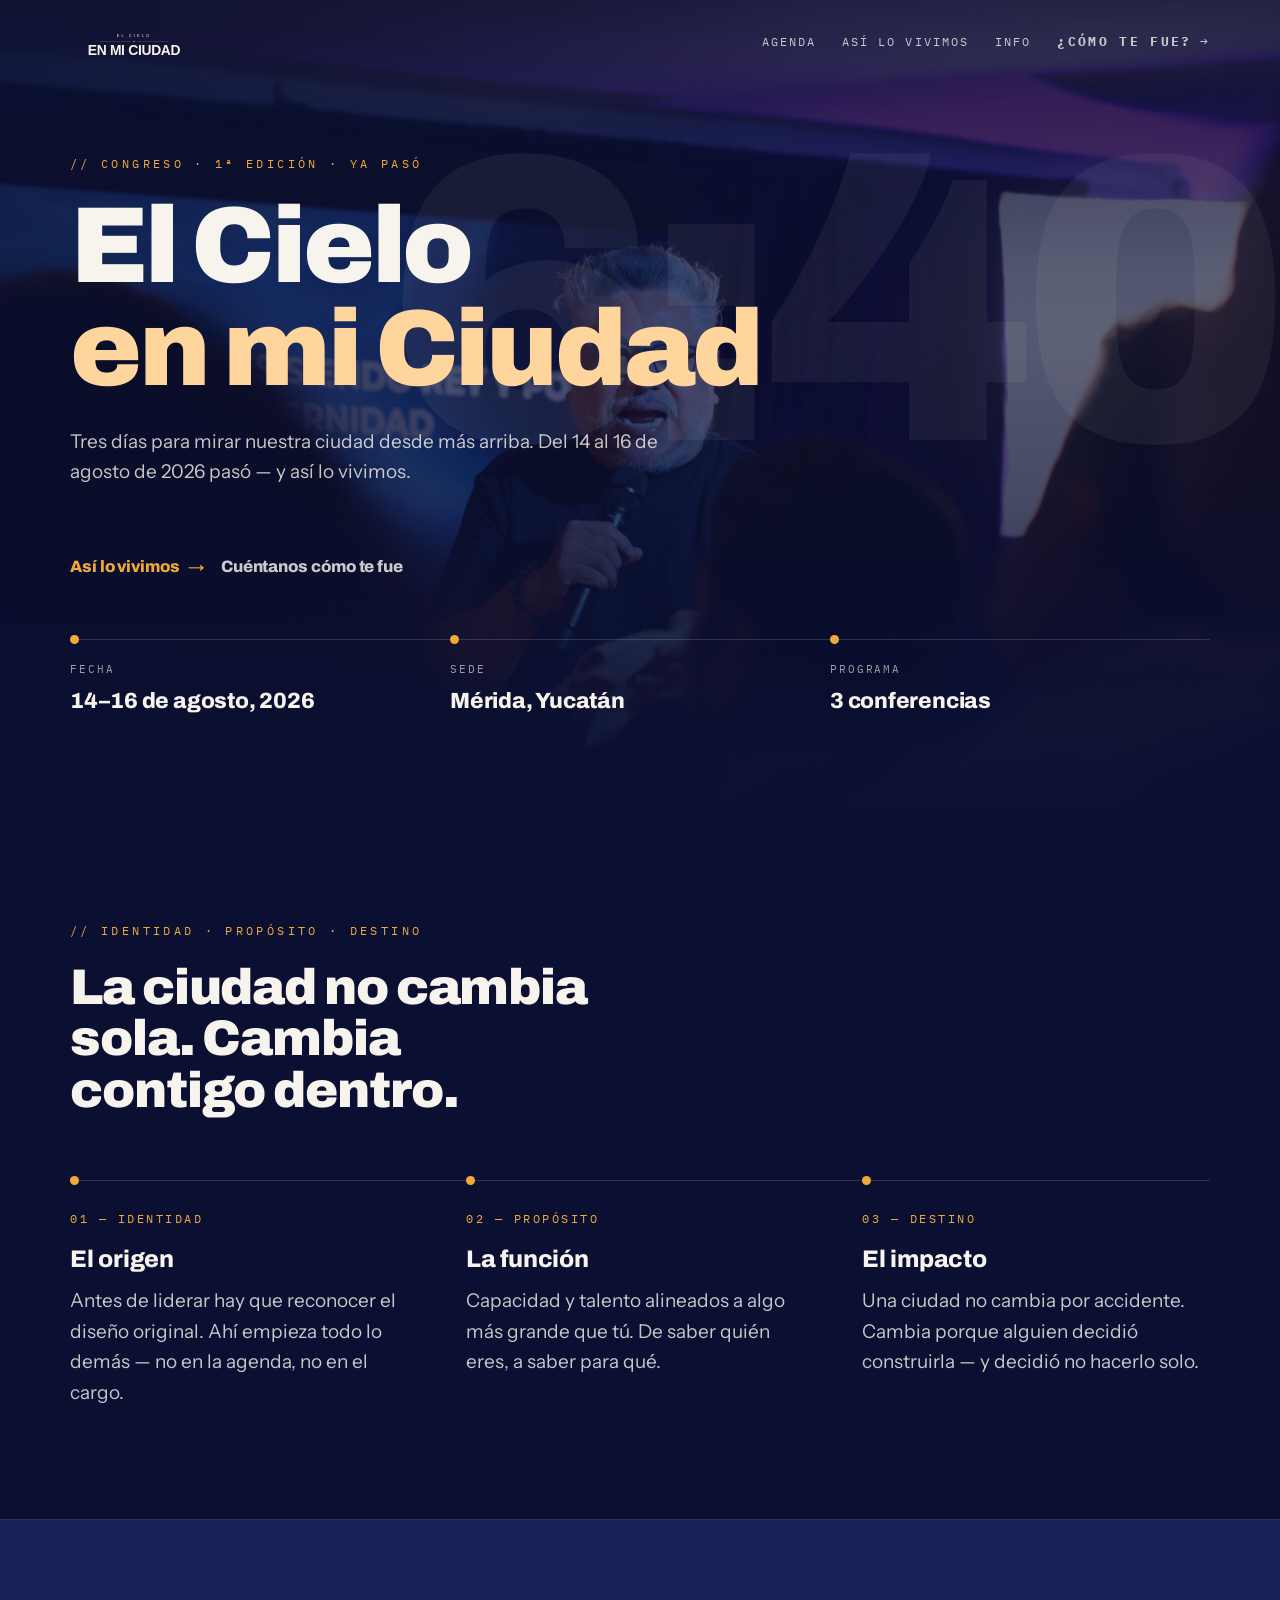
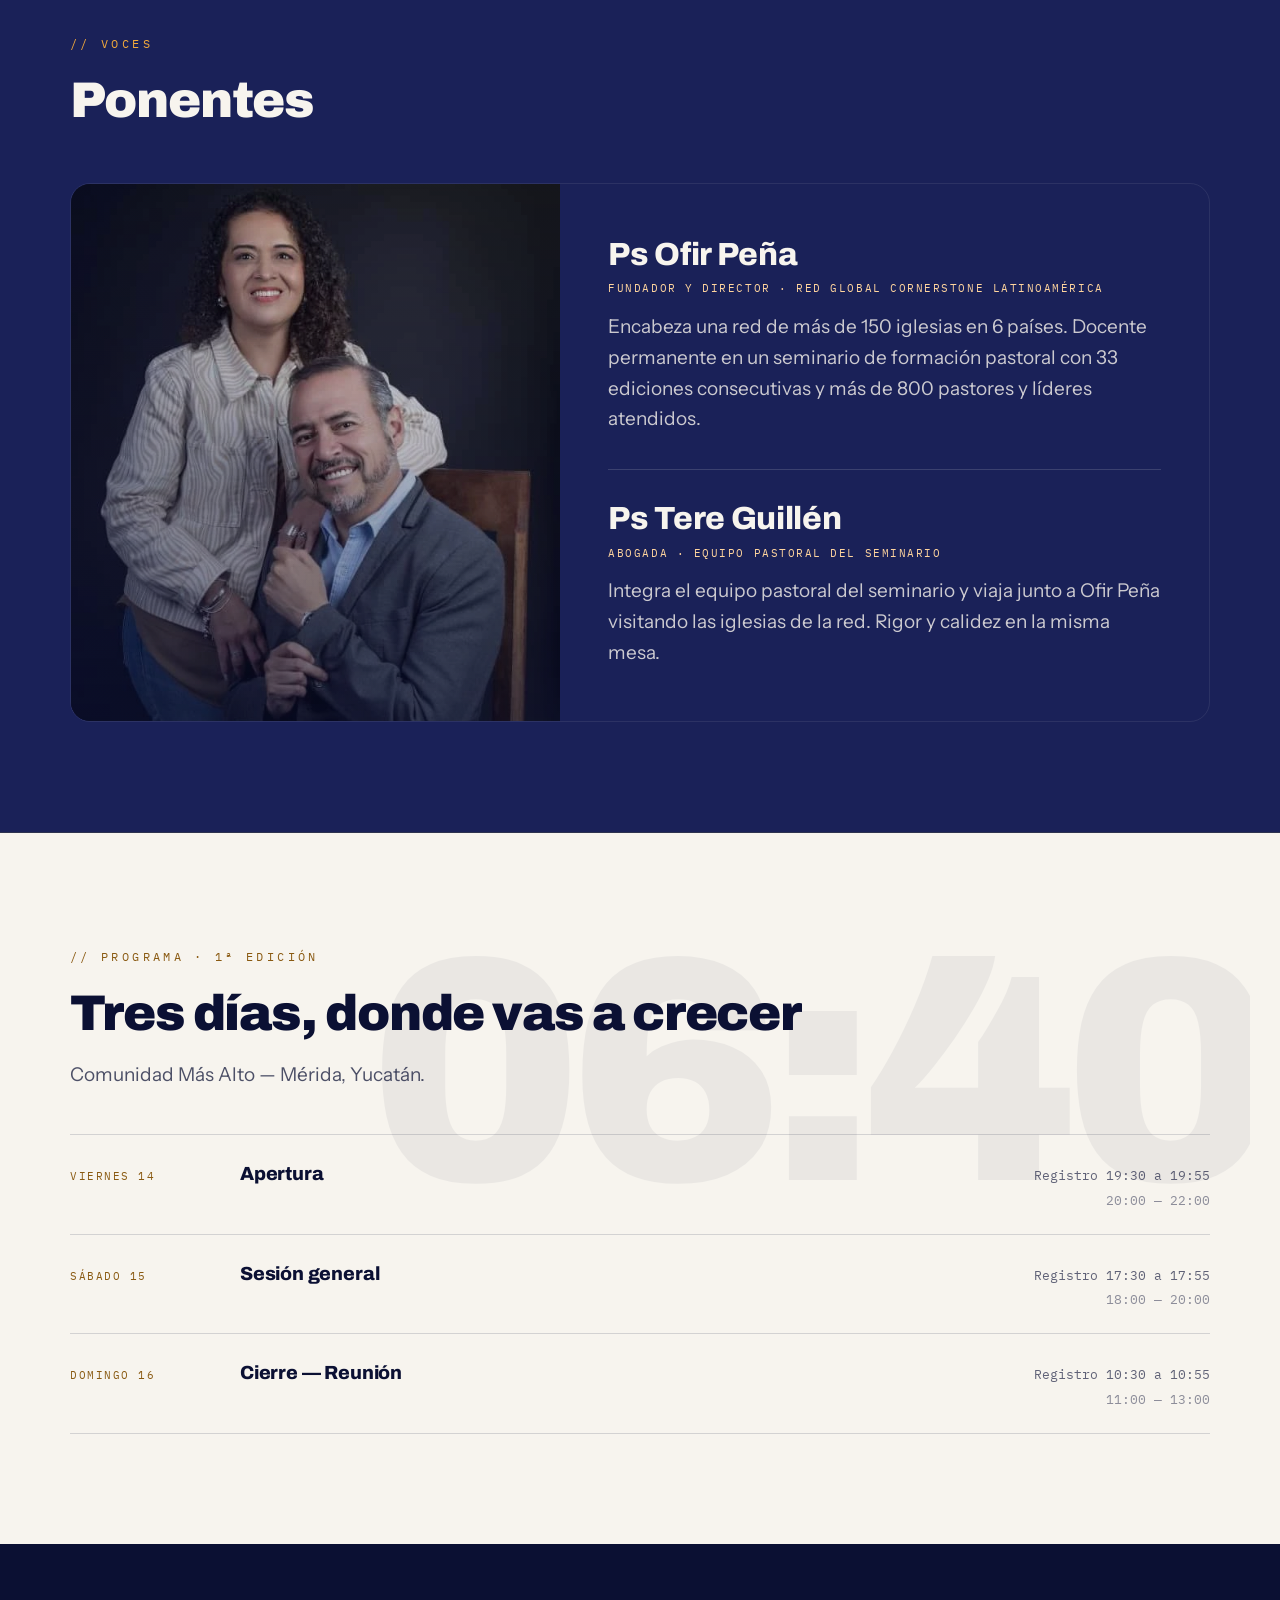
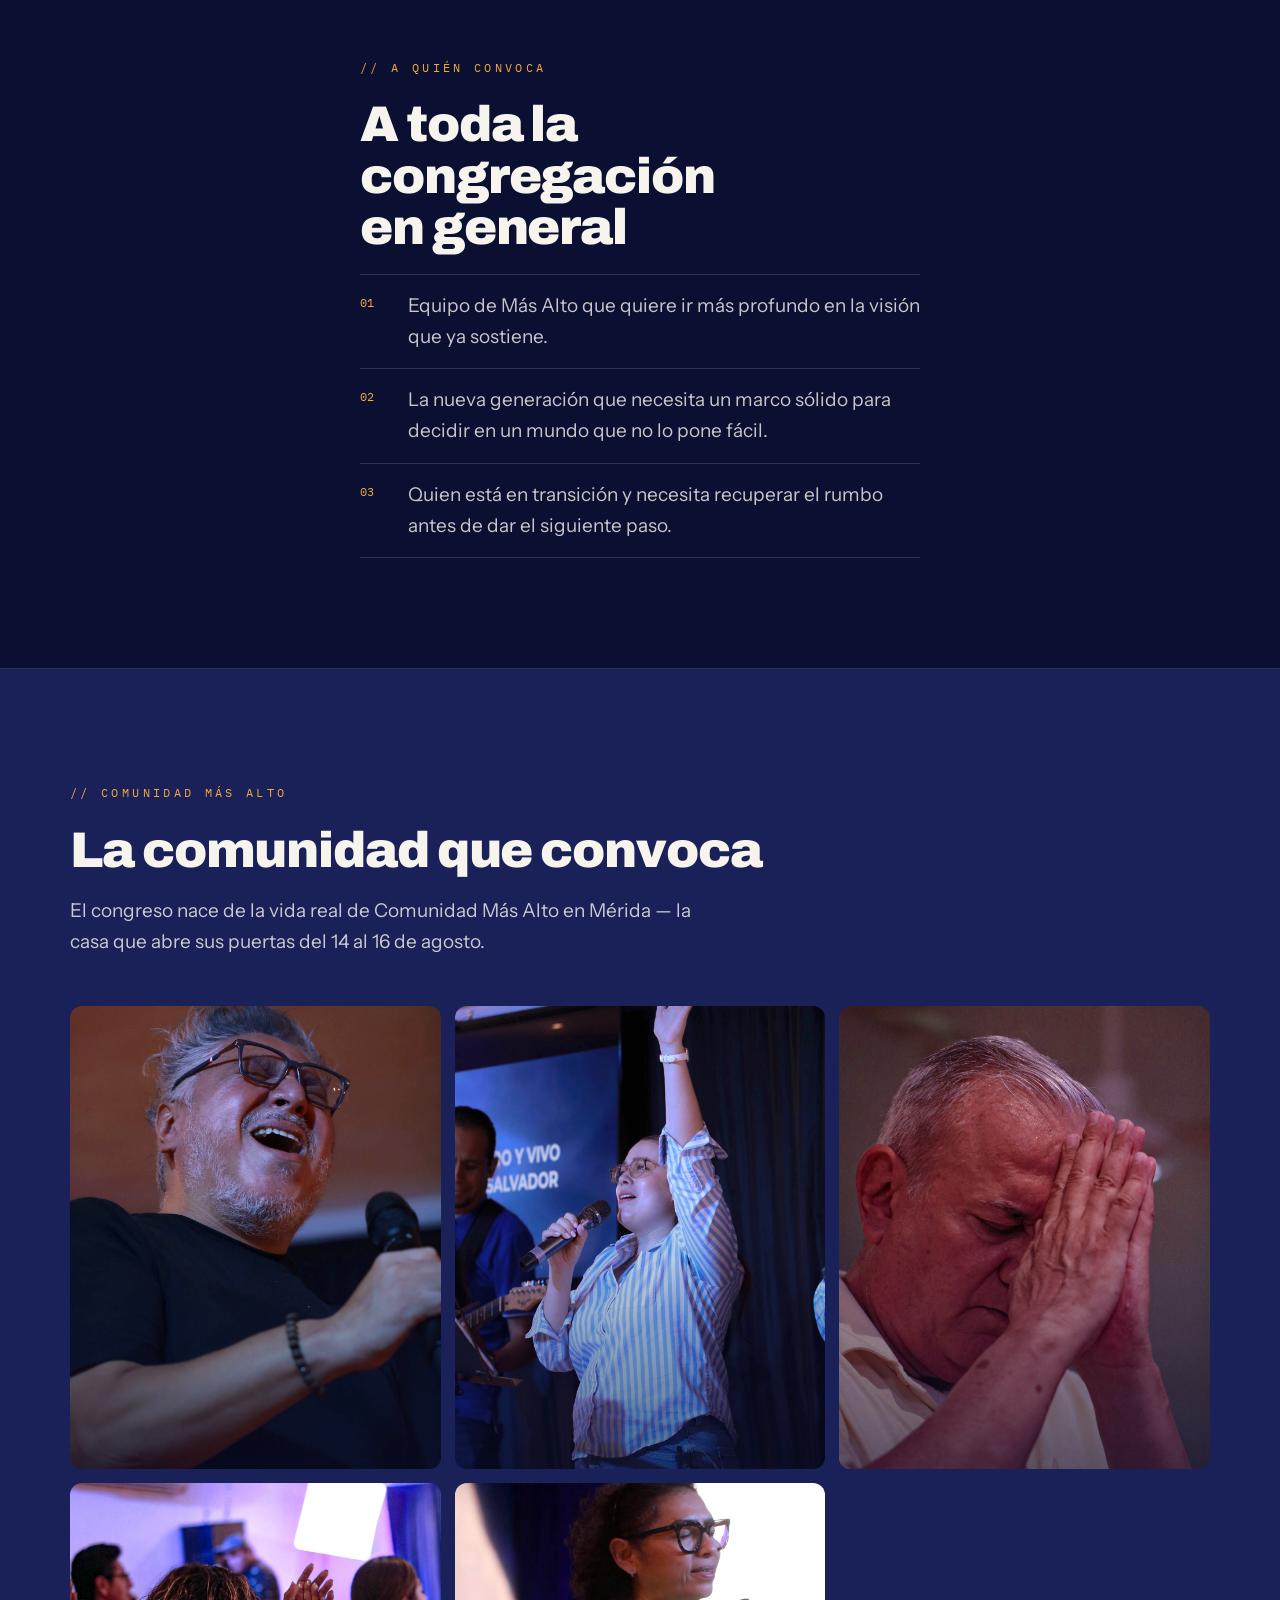
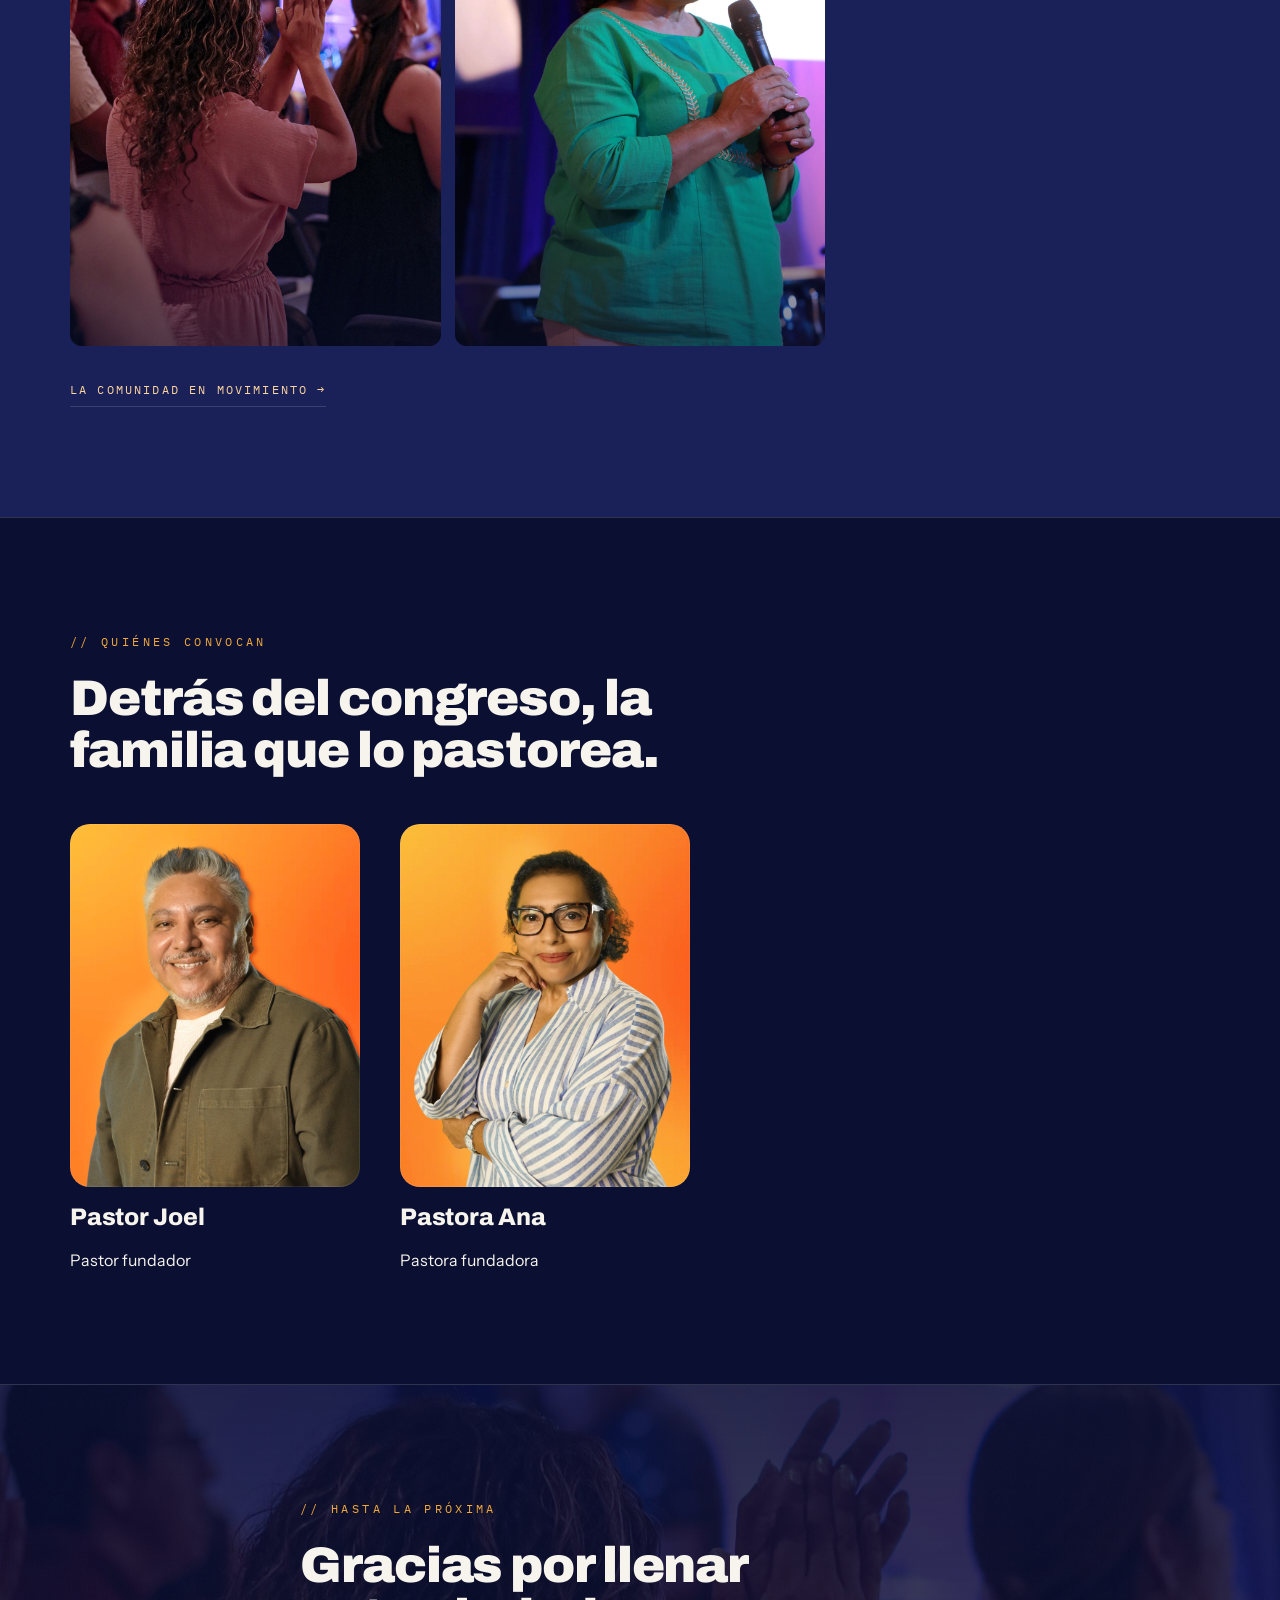
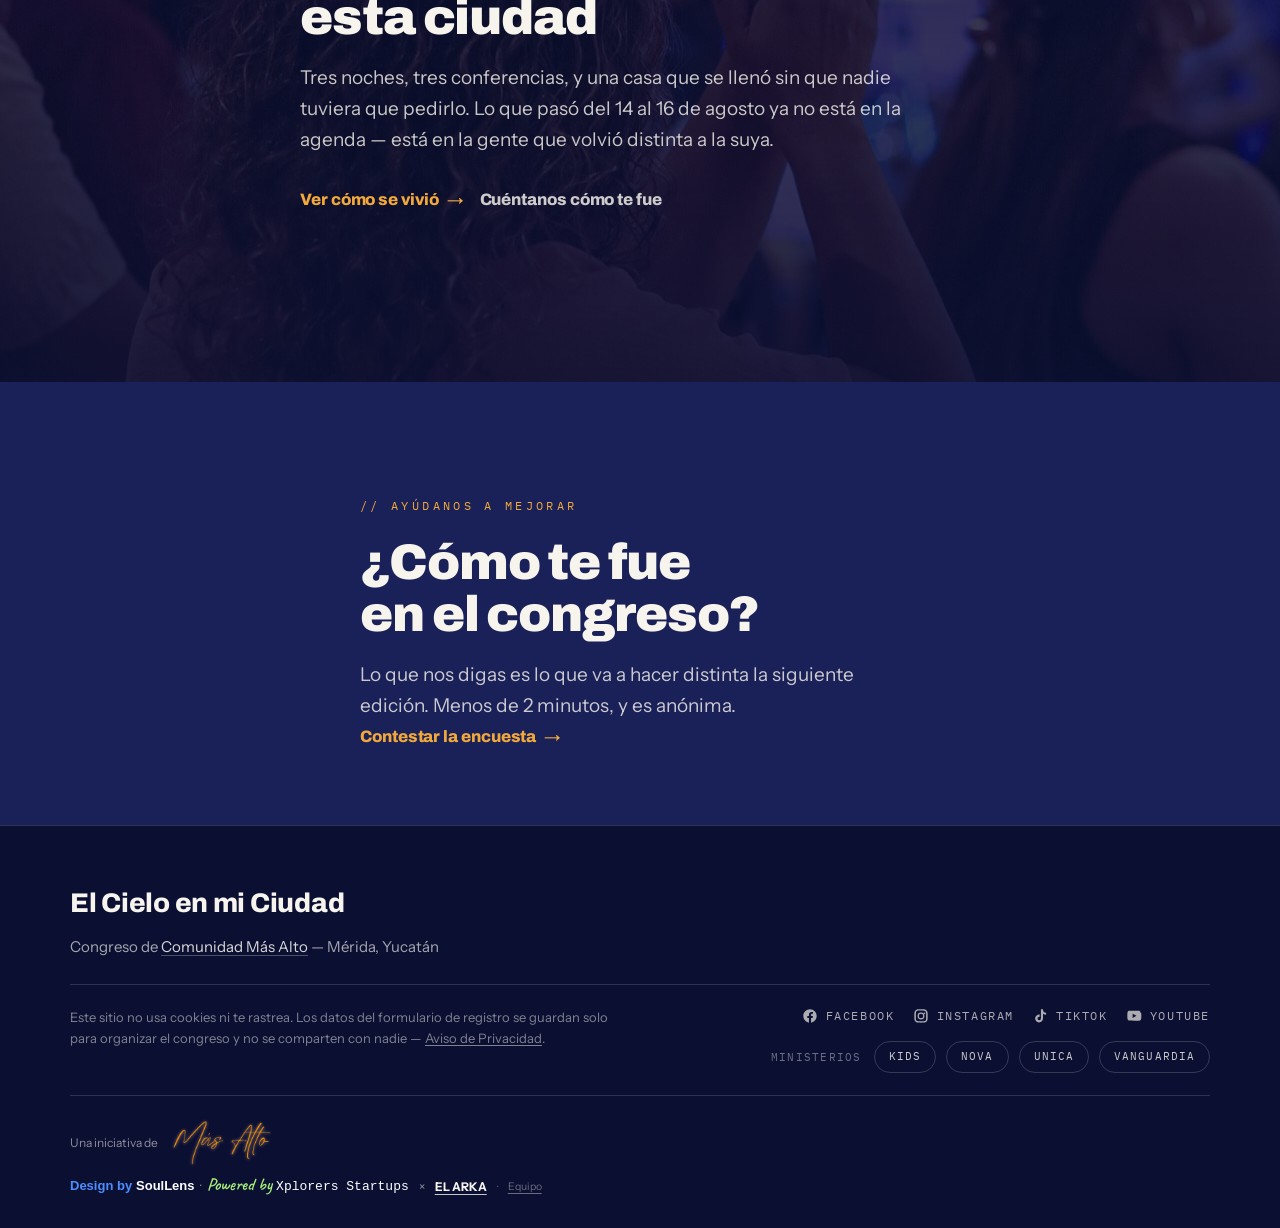
<file: index.html>
<!doctype html>
<html lang="es">
<head>
  <meta charset="utf-8">
  <meta name="viewport" content="width=device-width, initial-scale=1">
  <title>El Cielo en mi Ciudad — Congreso · Comunidad Más Alto</title>
  <meta name="description" content="Así se vivió El Cielo en mi Ciudad: el congreso de Comunidad Más Alto, del 14 al 16 de agosto de 2026 en Mérida, Yucatán. Fotos, video y la memoria de tres días.">
  <link rel="canonical" href="https://elcielo.comunidadmasalto.org/">
  <meta name="theme-color" content="#0B1033">

  <meta property="og:type" content="website">
  <meta property="og:locale" content="es_MX">
  <meta property="og:site_name" content="El Cielo en mi Ciudad · Comunidad Más Alto">
  <meta property="og:title" content="El Cielo en mi Ciudad — Congreso">
  <meta property="og:description" content="Así se vivió: tres días, tres conferencias y una comunidad que llenó la ciudad. 14–16 de agosto de 2026 · Mérida, Yucatán.">
  <meta property="og:url" content="https://elcielo.comunidadmasalto.org/">
  <meta property="og:image" content="https://elcielo.comunidadmasalto.org/assets/brand/og-cielo-2026.png">
  <meta property="og:image:width" content="1200">
  <meta property="og:image:height" content="630">
  <meta property="og:image:type" content="image/png">
  <meta property="og:image:alt" content="El Cielo en mi Ciudad — congreso. 14, 15 y 16 de agosto, Mérida, Yucatán.">
  <meta name="twitter:card" content="summary_large_image">

  <link rel="icon" href="assets/brand/favicon.svg" type="image/svg+xml">
  <link rel="icon" href="assets/brand/favicon-32.png" sizes="32x32">
  <link rel="apple-touch-icon" href="assets/brand/apple-touch-icon.png">
  <link rel="manifest" href="manifest.webmanifest">

  <link rel="preconnect" href="https://fonts.googleapis.com">
  <link rel="preconnect" href="https://fonts.gstatic.com" crossorigin>
  <link href="https://fonts.googleapis.com/css2?family=Archivo:wght@800;900&family=Instrument+Sans:wght@400;500;600&family=IBM+Plex+Mono:wght@400;500&display=swap" rel="stylesheet">
<link rel="preconnect" href="https://fonts.googleapis.com"><link rel="preconnect" href="https://fonts.gstatic.com" crossorigin><link rel="stylesheet" href="https://fonts.googleapis.com/css2?family=Caveat:wght@600&display=swap">
  <link rel="stylesheet" href="assets/firma-flota.css">
  <link rel="stylesheet" href="assets/styles.css?v=260817">

  <script type="application/ld+json">
  {
    "@context": "https://schema.org",
    "@type": "Event",
    "name": "El Cielo en mi Ciudad",
    "description": "Congreso de Comunidad Más Alto en Mérida, Yucatán: tres días para reconocer quién eres, alinear tu capacidad a un propósito y decidir qué vas a construir en tu ciudad.",
    "startDate": "2026-08-14",
    "endDate": "2026-08-16",
    "eventAttendanceMode": "https://schema.org/OfflineEventAttendanceMode",
    "eventStatus": "https://schema.org/EventScheduled",
    "inLanguage": "es-MX",
    "location": {
      "@type": "Place",
      "name": "Comunidad Más Alto",
      "address": { "@type": "PostalAddress", "addressLocality": "Mérida", "addressRegion": "Yucatán", "addressCountry": "MX" }
    },
    "organizer": {
      "@type": "Organization",
      "name": "Comunidad Más Alto",
      "url": "https://comunidadmasalto.org/"
    },
    "url": "https://elcielo.comunidadmasalto.org/"
  }
  </script>
</head>
<body>

  <!-- HERO cinematográfico: el gradiente Amanecer es el primer fotograma;
       el video del cielo (self-hosted en Cloudflare Pages) entra cuando está listo. -->
  <section class="lx-on-grad lx-hero" aria-label="El Cielo en mi Ciudad" id="inicio">
    <div class="lx-hero-media" id="js-hero-media" aria-hidden="true"></div>
    <header class="top">
      <a class="top-logo" href="index.html" aria-label="El Cielo en mi Ciudad — inicio">
        <img src="assets/brand/logo-reducida-sin-descriptor.svg" alt="El Cielo en mi Ciudad">
      </a>
      <nav class="top-nav" id="js-top-nav" aria-label="Navegación">
        <a href="agenda.html">Agenda</a>
        <a href="asi-lo-vivimos.html">Así lo vivimos</a>
        <a href="info.html">Info</a>
        <a class="lx-btn" href="encuesta.html" data-cta-fallback="none">¿Cómo te fue?</a>
      </nav>
      <button class="top-burger" id="js-top-burger" type="button" aria-label="Abrir menú" aria-expanded="false" aria-controls="js-top-nav">
        <span></span><span></span><span></span>
      </button>
    </header>
    <div class="lx-container lx-hero-inner">
      <div class="lx-ghost" aria-hidden="true">6:40</div>
      <span class="lx-kicker">// congreso · 1ª edición · ya pasó</span>
      <h1 class="lx-h1">
        <span class="lx-t1">El Cielo</span>
        <span class="lx-t2">en mi Ciudad</span>
      </h1>
      <p class="lx-lead">Tres días para mirar nuestra ciudad desde más arriba. Del 14 al 16 de agosto de 2026 pasó — y así lo vivimos.</p>
      <div class="lx-cta-row">
        <a class="lx-btn" href="asi-lo-vivimos.html" data-cta="hero">Así lo vivimos</a>
        <a class="lx-btn lx-btn-ghost" href="encuesta.html" data-cta-fallback="none">Cuéntanos cómo te fue</a>
      </div>
    </div>
    <div class="lx-container lx-horizon">
      <div class="lx-line" aria-hidden="true"></div>
      <dl class="lx-pts">
        <div class="lx-pt"><dt class="lx-l">Fecha</dt><dd class="lx-v">14–16 de agosto, 2026</dd></div>
        <div class="lx-pt"><dt class="lx-l">Sede</dt><dd class="lx-v">Mérida, Yucatán</dd></div>
        <div class="lx-pt"><dt class="lx-l">Programa</dt><dd class="lx-v">3 conferencias</dd></div>
      </dl>
      <div class="lx-clima-actual" id="js-clima-actual" hidden></div>
    </div>
  </section>

  <!-- EJES — un horizonte, tres nodos: trayectoria, no features -->
  <section id="ejes" class="lx-on-night lx-rv" aria-labelledby="ejes-t">
    <div class="lx-container">
      <span class="lx-kicker">// identidad · propósito · destino</span>
      <h2 id="ejes-t" class="lx-h2" style="max-width:17ch">La ciudad no cambia sola. Cambia contigo dentro.</h2>
      <div class="lx-ejes-rail">
        <div class="lx-spine" aria-hidden="true"></div>
        <div class="lx-ejes-grid">
          <div class="lx-eje">
            <span class="lx-n">01 — identidad</span>
            <h3 class="lx-h3">El origen</h3>
            <p class="lx-lead">Antes de liderar hay que reconocer el diseño original. Ahí empieza todo lo demás — no en la agenda, no en el cargo.</p>
          </div>
          <div class="lx-eje">
            <span class="lx-n">02 — propósito</span>
            <h3 class="lx-h3">La función</h3>
            <p class="lx-lead">Capacidad y talento alineados a algo más grande que tú. De saber quién eres, a saber para qué.</p>
          </div>
          <div class="lx-eje">
            <span class="lx-n">03 — destino</span>
            <h3 class="lx-h3">El impacto</h3>
            <p class="lx-lead">Una ciudad no cambia por accidente. Cambia porque alguien decidió construirla — y decidió no hacerlo solo.</p>
          </div>
        </div>
      </div>
    </div>
  </section>
  <div class="lx-seam"></div>

  <!-- VOCES — spread editorial: la foto real + las voces -->
  <section id="voces" class="lx-on-mid lx-rv" aria-labelledby="voces-t">
    <div class="lx-container">
      <span class="lx-kicker">// voces</span>
      <h2 id="voces-t" class="lx-h2">Ponentes</h2>
      <div class="lx-voces">
        <div class="lx-voces-photo">
          <img src="assets/fotos/CMA_Retrato-Comunidad-Mas-Alto-pastores-ofir-tere-sentado_260812_v1.0.webp" alt="Ps Ofir Peña y Ps Tere Guillén, equipo pastoral del seminario" loading="eager" width="600" height="900">
          <div class="lx-tint" aria-hidden="true"></div>
        </div>
        <div class="lx-voces-copy">
          <div class="lx-voz">
            <h3 class="lx-h3">Ps Ofir Peña</h3>
            <span class="lx-rol">Fundador y Director · Red Global Cornerstone Latinoamérica</span>
            <p class="lx-lead">Encabeza una red de más de 150 iglesias en 6 países. Docente permanente en un seminario de formación pastoral con 33 ediciones consecutivas y más de 800 pastores y líderes atendidos.</p>
          </div>
          <div class="lx-voz">
            <h3 class="lx-h3">Ps Tere Guillén</h3>
            <span class="lx-rol">Abogada · Equipo pastoral del seminario</span>
            <p class="lx-lead">Integra el equipo pastoral del seminario y viaja junto a Ofir Peña visitando las iglesias de la red. Rigor y calidez en la misma mesa.</p>
          </div>
        </div>
      </div>
    </div>
  </section>
  <div class="lx-seam"></div>

  <!-- PROGRAMA — sobre hueso, cifra fantasma -->
  <section id="programa" class="lx-on-bone lx-rv" aria-labelledby="programa-t">
    <div class="lx-container lx-programa-wrap">
      <div class="lx-ghost" aria-hidden="true">06:40</div>
      <span class="lx-kicker">// programa · 1ª edición</span>
      <h2 id="programa-t" class="lx-h2">Tres días, donde vas a crecer</h2>
      <p class="lx-lead">Comunidad Más Alto — Mérida, Yucatán.</p>
      <div class="lx-bloques">
        <div class="lx-bloque">
          <span class="lx-dia">Viernes 14</span>
          <span class="lx-titulo">Apertura</span>
          <span class="lx-hora">Registro 19:30 a 19:55 <span class="lx-cierra">20:00 &mdash; 22:00</span></span>
        </div>
        <div class="lx-bloque">
          <span class="lx-dia">Sábado 15</span>
          <span class="lx-titulo">Sesión general</span>
          <span class="lx-hora">Registro 17:30 a 17:55 <span class="lx-cierra">18:00 &mdash; 20:00</span></span>
        </div>
        <div class="lx-bloque">
          <span class="lx-dia">Domingo 16</span>
          <span class="lx-titulo">Cierre — Reunión</span>
          <span class="lx-hora">Registro 10:30 a 10:55 <span class="lx-cierra">11:00 &mdash; 13:00</span></span>
        </div>
      </div>
    </div>
  </section>

  <!-- A QUIÉN CONVOCA — lista tipográfica pura -->
  <section id="convoca" class="lx-on-night lx-rv" aria-label="A quién convoca">
    <div class="lx-container" style="max-width:640px">
      <span class="lx-kicker">// a quién convoca</span>
      <h2 class="lx-h2">A toda la congregación en general</h2>
      <div class="lx-lista">
        <div class="lx-item"><span class="lx-num" aria-hidden="true">01</span><span class="lx-lead">Equipo de Más Alto que quiere ir más profundo en la visión que ya sostiene.</span></div>
        <div class="lx-item"><span class="lx-num" aria-hidden="true">02</span><span class="lx-lead">La nueva generación que necesita un marco sólido para decidir en un mundo que no lo pone fácil.</span></div>
        <div class="lx-item"><span class="lx-num" aria-hidden="true">03</span><span class="lx-lead">Quien está en transición y necesita recuperar el rumbo antes de dar el siguiente paso.</span></div>
      </div>
    </div>
  </section>
  <div class="lx-seam"></div>

  <!-- COMUNIDAD — fotografía documental real de la comunidad madre -->
  <section id="comunidad" class="lx-on-mid lx-rv" aria-labelledby="comunidad-t">
    <div class="lx-container">
      <span class="lx-kicker">// comunidad más alto</span>
      <h2 id="comunidad-t" class="lx-h2">La comunidad que convoca</h2>
      <p class="lx-lead">El congreso nace de la vida real de Comunidad Más Alto en Mérida — la casa que abre sus puertas del 14 al 16 de agosto.</p>
      <div class="lx-comunidad-grid">
        <figure class="lx-foto"><img src="assets/fotos/CMA_Auditorio-Comunidad-Mas-Alto-orador-sonriendo_260802_v1.0.webp" alt="Orador sonriente con micrófono durante una presentación en Comunidad Más Alto" loading="lazy" width="1280" height="1920"></figure>
        <figure class="lx-foto"><img src="assets/fotos/CMA_Auditorio-Comunidad-Mas-Alto-vocalista-alabanza_260802_v1.0.webp" alt="Vocalista con un brazo levantado durante una presentación de música en vivo en el Auditorio Comunidad Más Alto" loading="lazy" width="1280" height="1920"></figure>
        <figure class="lx-foto"><img src="assets/fotos/CMA_Auditorio-Comunidad-Mas-Alto-momento-oracion_260802_v1.0.webp" alt="Asistente con las manos juntas y los ojos cerrados durante un momento de oración en Comunidad Más Alto" loading="lazy" width="1280" height="1920"></figure>
        <figure class="lx-foto"><img src="assets/fotos/CMA_Auditorio-Comunidad-Mas-Alto-audiencia-participando_260802_v1.0.webp" alt="Asistentes participando de pie durante una reunión en el Auditorio Comunidad Más Alto" loading="lazy" width="1280" height="1920"></figure>
        <figure class="lx-foto"><img src="assets/fotos/CMA_Auditorio-Comunidad-Mas-Alto-mujer-hablando-auditorio_260802_v1.0.webp" alt="Mujer con micrófono hablando ante el público del Auditorio Comunidad Más Alto" loading="lazy" width="1280" height="1920"></figure>
      </div>
      <a class="lx-comunidad-cta" href="momentos.html">La comunidad en movimiento →</a>
    </div>
  </section>
  <div class="lx-seam"></div>

  <!-- PASTORES — quiénes convocan de verdad: la familia que pastorea Comunidad Más Alto -->
  <section id="pastores" class="lx-on-night lx-rv" aria-labelledby="pastores-t">
    <div class="lx-container">
      <span class="lx-kicker">// quiénes convocan</span>
      <h2 id="pastores-t" class="lx-h2">Detrás del congreso, la familia que lo pastorea.</h2>
      <div class="lx-pastores-grid">
        <div class="lx-pastor-card">
          <div class="lx-pastor-foto"><img src="assets/fotos/005-pastor-joel.jpg" alt="Pastor Joel, pastor fundador de Comunidad Más Alto" loading="lazy" width="800" height="1200"></div>
          <h3 class="lx-h3">Pastor Joel</h3>
          <span class="lx-rol">Pastor fundador</span>
        </div>
        <div class="lx-pastor-card">
          <div class="lx-pastor-foto"><img src="assets/fotos/006-pastora-ana.jpg" alt="Pastora Ana, pastora fundadora de Comunidad Más Alto" loading="lazy" width="800" height="1200"></div>
          <h3 class="lx-h3">Pastora Ana</h3>
          <span class="lx-rol">Pastora fundadora</span>
        </div>
      </div>
    </div>
  </section>
  <div class="lx-seam"></div>

  <!-- CIERRE POST-EVENTO — ocupa el lugar que tenía el registro.
       El formulario ya no aplica: el congreso pasó. En su lugar, los dos
       únicos caminos que importan ahora — ver lo que se vivió, y contarnos
       cómo estuvo. La encuesta recoge el contacto de quien SÍ quiere que
       le avisemos de la próxima edición, así que no hace falta una lista
       aparte ni un formulario nuevo. -->
  <section id="cierre" class="lx-on-night lx-fondo-comunidad lx-rv" aria-labelledby="cierre-t">
    <div class="lx-container" style="max-width:760px">
      <span class="lx-kicker">// hasta la próxima</span>
      <h2 id="cierre-t" class="lx-h2">Gracias por llenar esta ciudad</h2>
      <p class="lx-lead">Tres noches, tres conferencias, y una casa que se llenó sin que nadie tuviera que pedirlo. Lo que pasó del 14 al 16 de agosto ya no está en la agenda — está en la gente que volvió distinta a la suya.</p>
      <div class="lx-cta-row" style="margin-top:30px">
        <a class="lx-btn" href="asi-lo-vivimos.html" data-cta="cierre">Ver cómo se vivió</a>
        <a class="lx-btn lx-btn-ghost" href="encuesta.html" data-cta-fallback="none">Cuéntanos cómo te fue</a>
      </div>
    </div>
  </section>

  <!-- ENCUESTA — evaluación del congreso. Oculta por defecto: solo se
       muestra desde el sábado 15-ago y si config.js trae un link real. -->
  <section id="js-encuesta" class="lx-on-mid lx-rv" aria-labelledby="encuesta-t" hidden>
    <div class="lx-container" style="max-width:640px">
      <span class="lx-kicker">// ayúdanos a mejorar</span>
      <h2 id="encuesta-t" class="lx-h2">¿Cómo te fue en el congreso?</h2>
      <p class="lx-lead">Lo que nos digas es lo que va a hacer distinta la siguiente edición. Menos de 2 minutos, y es anónima.</p>
      <a class="lx-btn" id="js-encuesta-link" href="#" rel="noopener">Contestar la encuesta</a>
    </div>
  </section>

  <!-- FOOTER -->
  <footer class="footer">
    <div class="lx-container">
      <div class="footer-masthead">
        <p class="footer-brand">El Cielo en mi Ciudad</p>
        <p class="ministry">Congreso de <a href="https://comunidadmasalto.org/" target="_blank" rel="noopener">Comunidad Más Alto</a> — Mérida, Yucatán</p>
      </div>
      <div class="footer-rule"></div>
      <div class="footer-row">
        <p class="privacy">Este sitio no usa cookies ni te rastrea. Los datos del formulario de registro se guardan solo para organizar el congreso y no se comparten con nadie — <a href="privacidad.html">Aviso de Privacidad</a>.</p>
        <div class="footer-links-col">
          <div class="footer-social-links">
            <a class="footer-social" href="https://www.facebook.com/comunidadmasalto" target="_blank" rel="noopener" aria-label="Comunidad Más Alto en Facebook">
              <svg viewBox="0 0 24 24" fill="currentColor" aria-hidden="true"><path d="M22 12.06C22 6.5 17.52 2 12 2S2 6.5 2 12.06c0 5 3.66 9.15 8.44 9.94v-7.03H7.9v-2.9h2.54V9.85c0-2.51 1.49-3.9 3.78-3.9 1.09 0 2.24.2 2.24.2v2.46h-1.26c-1.24 0-1.63.77-1.63 1.56v1.88h2.78l-.44 2.9h-2.34V22c4.78-.79 8.44-4.94 8.44-9.94Z"/></svg>
              Facebook
            </a>
            <a class="footer-social" href="https://www.instagram.com/comunidad_masalto/" target="_blank" rel="noopener" aria-label="Comunidad Más Alto en Instagram">
              <svg viewBox="0 0 24 24" fill="currentColor" aria-hidden="true"><path d="M12 2c2.7 0 3.05.01 4.12.06 1.06.05 1.79.22 2.43.47.66.26 1.21.6 1.76 1.15.55.55.9 1.1 1.15 1.76.25.64.42 1.37.47 2.43.05 1.07.06 1.42.06 4.12s-.01 3.05-.06 4.12c-.05 1.06-.22 1.79-.47 2.43a4.9 4.9 0 0 1-1.15 1.76 4.9 4.9 0 0 1-1.76 1.15c-.64.25-1.37.42-2.43.47-1.07.05-1.42.06-4.12.06s-3.05-.01-4.12-.06c-1.06-.05-1.79-.22-2.43-.47a4.9 4.9 0 0 1-1.76-1.15 4.9 4.9 0 0 1-1.15-1.76c-.25-.64-.42-1.37-.47-2.43C2.01 15.05 2 14.7 2 12s.01-3.05.06-4.12c.05-1.06.22-1.79.47-2.43.26-.66.6-1.21 1.15-1.76A4.9 4.9 0 0 1 5.44 2.53c.64-.25 1.37-.42 2.43-.47C8.95 2.01 9.3 2 12 2Zm0 1.8c-2.65 0-2.96.01-4.01.06-.86.04-1.33.18-1.64.3-.41.16-.7.35-1.01.66-.31.31-.5.6-.66 1.01-.12.31-.26.78-.3 1.64C4.33 8.72 4.32 9.03 4.32 12s.01 3.28.06 4.33c.04.86.18 1.33.3 1.64.16.41.35.7.66 1.01.31.31.6.5 1.01.66.31.12.78.26 1.64.3 1.05.05 1.36.06 4.01.06s2.96-.01 4.01-.06c.86-.04 1.33-.18 1.64-.3.41-.16.7-.35 1.01-.66.31-.31.5-.6.66-1.01.12-.31.26-.78.3-1.64.05-1.05.06-1.36.06-4.33s-.01-3.28-.06-4.33c-.04-.86-.18-1.33-.3-1.64a2.7 2.7 0 0 0-.66-1.01 2.7 2.7 0 0 0-1.01-.66c-.31-.12-.78-.26-1.64-.3C14.96 3.81 14.65 3.8 12 3.8Zm0 3.05a5.15 5.15 0 1 1 0 10.3 5.15 5.15 0 0 1 0-10.3Zm0 1.8a3.35 3.35 0 1 0 0 6.7 3.35 3.35 0 0 0 0-6.7Zm5.36-2a1.2 1.2 0 1 1 0 2.4 1.2 1.2 0 0 1 0-2.4Z"/></svg>
              Instagram
            </a>
            <a class="footer-social" href="https://www.tiktok.com/@comunidad_masalto" target="_blank" rel="noopener" aria-label="Comunidad Más Alto en TikTok">
              <svg viewBox="0 0 24 24" fill="currentColor" aria-hidden="true"><path d="M16.5 2h-3.1v13.6a2.6 2.6 0 1 1-2.6-2.6c.24 0 .47.03.69.08V9.9a5.9 5.9 0 1 0 5.01 5.83V8.77a7.9 7.9 0 0 0 4.6 1.47V7.14a4.7 4.7 0 0 1-4.6-4.63V2Z"/></svg>
              TikTok
            </a>
            <a class="footer-social" href="https://www.youtube.com/@comunidadmasalto" target="_blank" rel="noopener" aria-label="Comunidad Más Alto en YouTube">
              <svg viewBox="0 0 24 24" fill="currentColor" aria-hidden="true"><path d="M21.8 7.2s-.2-1.53-.83-2.2c-.8-.86-1.7-.86-2.11-.91C15.94 4 12 4 12 4h-.01s-3.94 0-6.86.09c-.41.05-1.3.05-2.11.91-.63.67-.83 2.2-.83 2.2S2 9 2 10.8v1.4c0 1.8.19 3.6.19 3.6s.2 1.53.83 2.2c.8.86 1.86.83 2.33.92 1.69.17 7.19.2 7.65.2 0 0 3.95 0 6.87-.09.41-.05 1.3-.05 2.11-.91.63-.67.83-2.2.83-2.2s.19-1.8.19-3.6v-1.4c0-1.8-.19-3.6-.19-3.6ZM9.96 14.98V8.62l5.75 3.19-5.75 3.17Z"/></svg>
              YouTube
            </a>
          </div>
          <div class="footer-ministerios">
            <span class="footer-ministerios-label">Ministerios</span>
            <a class="footer-ministerio" href="https://kids.comunidadmasalto.org/" target="_blank" rel="noopener">Kids</a>
            <a class="footer-ministerio" href="https://nova.comunidadmasalto.org/" target="_blank" rel="noopener">Nova</a>
            <a class="footer-ministerio" href="https://unica.comunidadmasalto.org/" target="_blank" rel="noopener">Unica</a>
            <a class="footer-ministerio" href="https://vanguardia.comunidadmasalto.org/" target="_blank" rel="noopener">Vanguardia</a>
          </div>
        </div>
      </div>
      <div class="footer-rule"></div>
      <div class="credits">
        <span class="lx-credit-cma">Una iniciativa de <a class="lx-cma-word" href="https://comunidadmasalto.org/" target="_blank" rel="noopener"><img src="assets/brand/cma/masalto-wordmark.png" alt="Comunidad Más Alto"></a></span>
        <p class="credits-linea">
          <span class="firma-flota"><a href="https://soullensstudios.live" target="_blank" rel="noopener"><span class="firma-flota__design">Design by</span><span class="firma-flota__soul firma-flota__marca">SoulLens</span></a><span class="firma-flota__sep" aria-hidden="true">&middot;</span><a href="https://xplorerstartups.ai" target="_blank" rel="noopener"><span class="firma-flota__powered">Powered by</span><span class="firma-flota__xpl firma-flota__marca">Xplorers Startups</span></a></span> × <a href="https://elarka.ong/" target="_blank" rel="noopener"><strong>EL ARKA</strong></a>
          <span class="credits-sep">·</span>
          <a href="guion.html" class="footer-team">Equipo</a>
        </p>
      </div>
    </div>
  </footer>

  <script src="assets/config.js?v=260816"></script>
  <script type="module" src="assets/main.js?v=260816"></script>
  <script type="module">
    import { cargarClimaActual } from './assets/clima.js';
    cargarClimaActual('js-clima-actual');
  </script>
  <script type="module">
    // Encuesta de evaluación: se muestra desde el sábado 15-ago, y solo
    // si config.js ya trae un link real — mismo patrón "vacío = oculto"
    // que usa urlRegistro.
    const cfgE = window.ELCIELO || {};
    const hoyMerida = new Intl.DateTimeFormat('en-CA', { timeZone: 'America/Merida' }).format(new Date());
    if (cfgE.encuestaUrl && hoyMerida >= '2026-08-15') {
      const seccion = document.getElementById('js-encuesta');
      const link = document.getElementById('js-encuesta-link');
      if (seccion && link) {
        link.href = cfgE.encuestaUrl;
        // Página del propio sitio → misma pestaña. Solo un link externo
        // (http…) se abre aparte, para no sacar a nadie del sitio sin avisar.
        if (/^https?:/i.test(cfgE.encuestaUrl)) link.target = '_blank';
        seccion.hidden = false;
      }
    }
  </script>
</body>
</html>
</file>
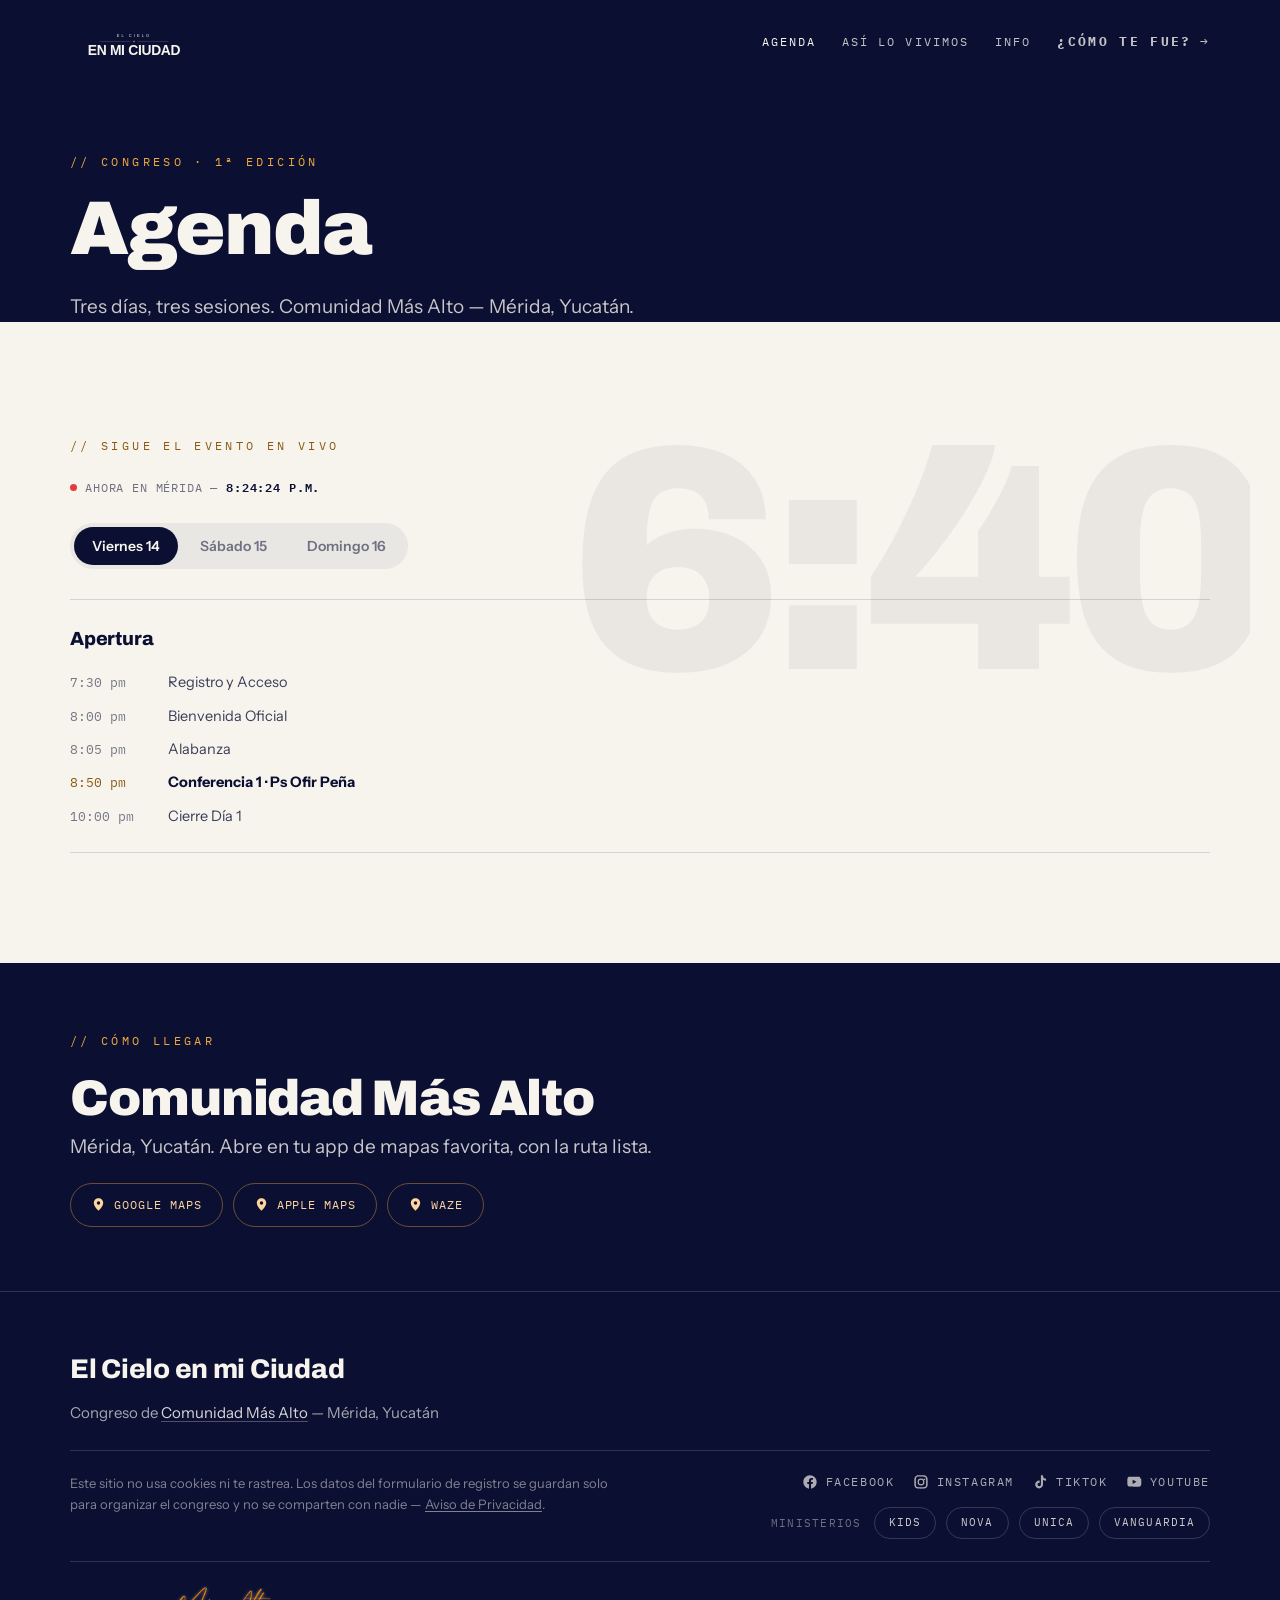
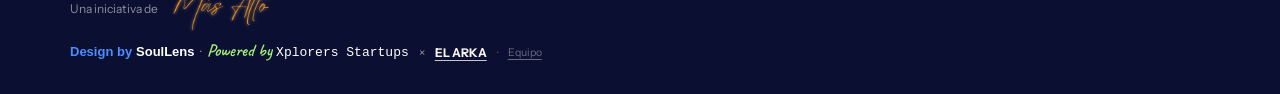
<file: agenda.html>
<!doctype html>
<html lang="es">
<head>
  <meta charset="utf-8">
  <meta name="viewport" content="width=device-width, initial-scale=1">
  <title>Agenda — El Cielo en mi Ciudad · Comunidad Más Alto</title>
  <meta name="description" content="Programa completo del congreso: 14–16 de agosto de 2026, Comunidad Más Alto, Mérida, Yucatán.">
  <link rel="canonical" href="https://elcielo.comunidadmasalto.org/agenda.html">
  <meta name="theme-color" content="#0B1033">

  <meta property="og:type" content="website">
  <meta property="og:locale" content="es_MX">
  <meta property="og:site_name" content="El Cielo en mi Ciudad · Comunidad Más Alto">
  <meta property="og:title" content="Agenda — El Cielo en mi Ciudad">
  <meta property="og:description" content="Tres días, tres sesiones. 14–16 de agosto de 2026 · Comunidad Más Alto, Mérida, Yucatán.">
  <meta property="og:url" content="https://elcielo.comunidadmasalto.org/agenda.html">
  <meta property="og:image" content="https://elcielo.comunidadmasalto.org/assets/brand/og-cielo-2026.png">
  <meta property="og:image:width" content="1200">
  <meta property="og:image:height" content="630">
  <meta property="og:image:type" content="image/png">
  <meta property="og:image:alt" content="El Cielo en mi Ciudad — congreso. 14, 15 y 16 de agosto, Mérida, Yucatán.">
  <meta name="twitter:card" content="summary_large_image">

  <link rel="icon" href="assets/brand/favicon.svg" type="image/svg+xml">
  <link rel="icon" href="assets/brand/favicon-32.png" sizes="32x32">
  <link rel="apple-touch-icon" href="assets/brand/apple-touch-icon.png">
  <link rel="manifest" href="manifest.webmanifest">
  <link rel="preconnect" href="https://fonts.googleapis.com">
  <link rel="preconnect" href="https://fonts.gstatic.com" crossorigin>
  <link href="https://fonts.googleapis.com/css2?family=Archivo:wght@800;900&family=Instrument+Sans:wght@400;500;600&family=IBM+Plex+Mono:wght@400;500&display=swap" rel="stylesheet">
<link rel="preconnect" href="https://fonts.googleapis.com"><link rel="preconnect" href="https://fonts.gstatic.com" crossorigin><link rel="stylesheet" href="https://fonts.googleapis.com/css2?family=Caveat:wght@600&display=swap">
  <link rel="stylesheet" href="assets/firma-flota.css">
  <link rel="stylesheet" href="assets/styles.css?v=260817">
</head>
<body>
  <header class="top top-solid">
    <a class="top-logo" href="index.html" aria-label="El Cielo en mi Ciudad — inicio">
      <img src="assets/brand/logo-reducida-sin-descriptor.svg" alt="El Cielo en mi Ciudad">
    </a>
    <nav class="top-nav" id="js-top-nav" aria-label="Navegación">
      <a href="agenda.html" aria-current="page">Agenda</a>
      <a href="asi-lo-vivimos.html">Así lo vivimos</a>
      <a href="info.html">Info</a>
      <a class="lx-btn" href="encuesta.html" data-cta-fallback="none">¿Cómo te fue?</a>
    </nav>
    <button class="top-burger" id="js-top-burger" type="button" aria-label="Abrir menú" aria-expanded="false" aria-controls="js-top-nav">
      <span></span><span></span><span></span>
    </button>
  </header>

  <section class="lx-on-night page-head" aria-labelledby="agenda-t">
    <div class="lx-container">
      <span class="lx-kicker">// congreso · 1ª edición</span>
      <h1 id="agenda-t" class="lx-h1">Agenda</h1>
      <p class="lx-lead">Tres días, tres sesiones. Comunidad Más Alto — Mérida, Yucatán.</p>
    </div>
  </section>

  <section class="lx-on-bone" aria-label="Programa por día">
    <div class="lx-container lx-programa-wrap">
      <div class="lx-ghost" aria-hidden="true">6:40</div>
      <span class="lx-kicker">// sigue el evento en vivo</span>

      <div class="lx-reloj-clima-row">
        <div class="lx-reloj-yuc" id="js-reloj" aria-live="polite">
          <span class="lx-reloj-punto" aria-hidden="true"></span>
          <span>Ahora en Mérida — <b id="js-reloj-hora">—:—</b></span>
        </div>
        <div class="lx-clima-agenda" id="js-clima-actual" hidden></div>
      </div>

      <div class="lx-dias-tabs" role="tablist" aria-label="Elegir día">
        <button class="lx-dia-tab" id="js-tab-viernes" type="button" role="tab" aria-selected="true" aria-controls="js-panel-viernes" data-dia="viernes">
          Viernes 14<span class="lx-tab-vivo" id="js-tabvivo-viernes" hidden></span>
        </button>
        <button class="lx-dia-tab" id="js-tab-sabado" type="button" role="tab" aria-selected="false" aria-controls="js-panel-sabado" data-dia="sabado">
          Sábado 15<span class="lx-tab-vivo" id="js-tabvivo-sabado" hidden></span>
        </button>
        <button class="lx-dia-tab" id="js-tab-domingo" type="button" role="tab" aria-selected="false" aria-controls="js-panel-domingo" data-dia="domingo">
          Domingo 16<span class="lx-tab-vivo" id="js-tabvivo-domingo" hidden></span>
        </button>
      </div>

      <div class="lx-dia-panel" id="js-panel-viernes" data-dia-panel="viernes" role="tabpanel" aria-labelledby="js-tab-viernes">
        <div class="lx-bloque-dia">
          <div class="lx-bloque-head"><span class="lx-titulo">Apertura</span><span class="lx-clima" id="js-clima-viernes" hidden></span></div>
          <ul class="lx-itin">
            <li data-inicio="2026-08-14T19:30:00-06:00" data-fin="2026-08-14T20:00:00-06:00"><span class="lx-itin-hora">7:30 pm</span><span class="lx-itin-act">Registro y Acceso</span><span class="lx-en-vivo" hidden>en vivo</span></li>
            <li data-inicio="2026-08-14T20:00:00-06:00" data-fin="2026-08-14T20:05:00-06:00"><span class="lx-itin-hora">8:00 pm</span><span class="lx-itin-act">Bienvenida Oficial</span><span class="lx-en-vivo" hidden>en vivo</span></li>
            <li data-inicio="2026-08-14T20:05:00-06:00" data-fin="2026-08-14T20:50:00-06:00"><span class="lx-itin-hora">8:05 pm</span><span class="lx-itin-act">Alabanza</span><span class="lx-en-vivo" hidden>en vivo</span></li>
            <li class="is-conf" data-inicio="2026-08-14T20:50:00-06:00" data-fin="2026-08-14T22:00:00-06:00"><span class="lx-itin-hora">8:50 pm</span><span class="lx-itin-act">Conferencia 1 · Ps Ofir Peña</span><span class="lx-en-vivo" hidden>en vivo</span></li>
            <li data-inicio="2026-08-14T22:00:00-06:00" data-fin="2026-08-14T22:15:00-06:00"><span class="lx-itin-hora">10:00 pm</span><span class="lx-itin-act">Cierre Día 1</span><span class="lx-en-vivo" hidden>en vivo</span></li>
          </ul>
        </div>
      </div>

      <div class="lx-dia-panel" id="js-panel-sabado" data-dia-panel="sabado" role="tabpanel" aria-labelledby="js-tab-sabado" hidden>
        <div class="lx-bloque-dia">
          <div class="lx-bloque-head"><span class="lx-titulo">Sesión general</span><span class="lx-clima" id="js-clima-sabado" hidden></span></div>
          <ul class="lx-itin">
            <li data-inicio="2026-08-15T17:30:00-06:00" data-fin="2026-08-15T18:00:00-06:00"><span class="lx-itin-hora">5:30 pm</span><span class="lx-itin-act">Registro y Acceso</span><span class="lx-en-vivo" hidden>en vivo</span></li>
            <li data-inicio="2026-08-15T18:00:00-06:00" data-fin="2026-08-15T18:05:00-06:00"><span class="lx-itin-hora">6:00 pm</span><span class="lx-itin-act">Bienvenida</span><span class="lx-en-vivo" hidden>en vivo</span></li>
            <li data-inicio="2026-08-15T18:05:00-06:00" data-fin="2026-08-15T18:50:00-06:00"><span class="lx-itin-hora">6:05 pm</span><span class="lx-itin-act">Alabanza</span><span class="lx-en-vivo" hidden>en vivo</span></li>
            <li class="is-conf" data-inicio="2026-08-15T18:50:00-06:00" data-fin="2026-08-15T20:00:00-06:00"><span class="lx-itin-hora">6:50 pm</span><span class="lx-itin-act">Conferencia 2 · Ps Ofir Peña</span><span class="lx-en-vivo" hidden>en vivo</span></li>
            <li data-inicio="2026-08-15T20:00:00-06:00" data-fin="2026-08-15T20:15:00-06:00"><span class="lx-itin-hora">8:00 pm</span><span class="lx-itin-act">Cierre Día 2</span><span class="lx-en-vivo" hidden>en vivo</span></li>
          </ul>
        </div>
      </div>

      <div class="lx-dia-panel" id="js-panel-domingo" data-dia-panel="domingo" role="tabpanel" aria-labelledby="js-tab-domingo" hidden>
        <div class="lx-bloque-dia">
          <div class="lx-bloque-head"><span class="lx-titulo">Cierre — Reunión</span><span class="lx-clima" id="js-clima-domingo" hidden></span></div>
          <ul class="lx-itin">
            <li data-inicio="2026-08-16T10:30:00-06:00" data-fin="2026-08-16T11:00:00-06:00"><span class="lx-itin-hora">10:30 am</span><span class="lx-itin-act">Registro y Acceso</span><span class="lx-en-vivo" hidden>en vivo</span></li>
            <li data-inicio="2026-08-16T11:00:00-06:00" data-fin="2026-08-16T11:05:00-06:00"><span class="lx-itin-hora">11:00 am</span><span class="lx-itin-act">Bienvenida Oficial</span><span class="lx-en-vivo" hidden>en vivo</span></li>
            <li data-inicio="2026-08-16T11:05:00-06:00" data-fin="2026-08-16T11:50:00-06:00"><span class="lx-itin-hora">11:05 am</span><span class="lx-itin-act">Alabanza</span><span class="lx-en-vivo" hidden>en vivo</span></li>
            <li class="is-conf" data-inicio="2026-08-16T11:50:00-06:00" data-fin="2026-08-16T13:00:00-06:00"><span class="lx-itin-hora">11:50 am</span><span class="lx-itin-act">Conferencia 3 · Ps Ofir Peña</span><span class="lx-en-vivo" hidden>en vivo</span></li>
            <li data-inicio="2026-08-16T13:00:00-06:00" data-fin="2026-08-16T13:15:00-06:00"><span class="lx-itin-hora">1:00 pm</span><span class="lx-itin-act">Cierre Final</span><span class="lx-en-vivo" hidden>en vivo</span></li>
          </ul>
        </div>
      </div>
    </div>
  </section>

  <section class="lx-on-night" aria-label="Cómo llegar" style="padding-block:64px">
    <div class="lx-container">
      <span class="lx-kicker">// cómo llegar</span>
      <h2 class="lx-h2" style="margin-bottom:8px">Comunidad Más Alto</h2>
      <p class="lx-lead" style="margin-bottom:20px">Mérida, Yucatán. Abre en tu app de mapas favorita, con la ruta lista.</p>
      <div class="lx-mapas">
        <a class="lx-mapa-btn" href="https://www.google.com/maps/place/Comunidad+M%C3%A1s+Alto/@21.027526,-89.5794081,17z/data=!3m1!4b1!4m6!3m5!1s0x8f5677b06a7551c1:0xe9d4fba775ea49f6!8m2!3d21.027521!4d-89.5768332!16s%2Fg%2F11lryyxxhf" target="_blank" rel="noopener">
          <svg class="lx-mapa-ico" viewBox="0 0 24 24" fill="currentColor" aria-hidden="true"><path d="M12 2C7.86 2 4.5 5.36 4.5 9.5c0 5.5 7.5 12.5 7.5 12.5s7.5-7 7.5-12.5C19.5 5.36 16.14 2 12 2Zm0 10.25a2.75 2.75 0 1 1 0-5.5 2.75 2.75 0 0 1 0 5.5Z"/></svg>
          Google Maps
        </a>
        <a class="lx-mapa-btn" href="https://maps.apple.com/?ll=21.027521,-89.5768332&q=Comunidad%20M%C3%A1s%20Alto" target="_blank" rel="noopener">
          <svg class="lx-mapa-ico" viewBox="0 0 24 24" fill="currentColor" aria-hidden="true"><path d="M12 2C7.86 2 4.5 5.36 4.5 9.5c0 5.5 7.5 12.5 7.5 12.5s7.5-7 7.5-12.5C19.5 5.36 16.14 2 12 2Zm0 10.25a2.75 2.75 0 1 1 0-5.5 2.75 2.75 0 0 1 0 5.5Z"/></svg>
          Apple Maps
        </a>
        <a class="lx-mapa-btn" href="https://waze.com/ul?ll=21.027521,-89.5768332&navigate=yes" target="_blank" rel="noopener">
          <svg class="lx-mapa-ico" viewBox="0 0 24 24" fill="currentColor" aria-hidden="true"><path d="M12 2C7.86 2 4.5 5.36 4.5 9.5c0 5.5 7.5 12.5 7.5 12.5s7.5-7 7.5-12.5C19.5 5.36 16.14 2 12 2Zm0 10.25a2.75 2.75 0 1 1 0-5.5 2.75 2.75 0 0 1 0 5.5Z"/></svg>
          Waze
        </a>
      </div>
    </div>
  </section>

  <footer class="footer">
    <div class="lx-container">
      <div class="footer-masthead">
        <p class="footer-brand">El Cielo en mi Ciudad</p>
        <p class="ministry">Congreso de <a href="https://comunidadmasalto.org/" target="_blank" rel="noopener">Comunidad Más Alto</a> — Mérida, Yucatán</p>
      </div>
      <div class="footer-rule"></div>
      <div class="footer-row">
        <p class="privacy">Este sitio no usa cookies ni te rastrea. Los datos del formulario de registro se guardan solo para organizar el congreso y no se comparten con nadie — <a href="privacidad.html">Aviso de Privacidad</a>.</p>
        <div class="footer-links-col">
          <div class="footer-social-links">
            <a class="footer-social" href="https://www.facebook.com/comunidadmasalto" target="_blank" rel="noopener" aria-label="Comunidad Más Alto en Facebook">
              <svg viewBox="0 0 24 24" fill="currentColor" aria-hidden="true"><path d="M22 12.06C22 6.5 17.52 2 12 2S2 6.5 2 12.06c0 5 3.66 9.15 8.44 9.94v-7.03H7.9v-2.9h2.54V9.85c0-2.51 1.49-3.9 3.78-3.9 1.09 0 2.24.2 2.24.2v2.46h-1.26c-1.24 0-1.63.77-1.63 1.56v1.88h2.78l-.44 2.9h-2.34V22c4.78-.79 8.44-4.94 8.44-9.94Z"/></svg>
              Facebook
            </a>
            <a class="footer-social" href="https://www.instagram.com/comunidad_masalto/" target="_blank" rel="noopener" aria-label="Comunidad Más Alto en Instagram">
              <svg viewBox="0 0 24 24" fill="currentColor" aria-hidden="true"><path d="M12 2c2.7 0 3.05.01 4.12.06 1.06.05 1.79.22 2.43.47.66.26 1.21.6 1.76 1.15.55.55.9 1.1 1.15 1.76.25.64.42 1.37.47 2.43.05 1.07.06 1.42.06 4.12s-.01 3.05-.06 4.12c-.05 1.06-.22 1.79-.47 2.43a4.9 4.9 0 0 1-1.15 1.76 4.9 4.9 0 0 1-1.76 1.15c-.64.25-1.37.42-2.43.47-1.07.05-1.42.06-4.12.06s-3.05-.01-4.12-.06c-1.06-.05-1.79-.22-2.43-.47a4.9 4.9 0 0 1-1.76-1.15 4.9 4.9 0 0 1-1.15-1.76c-.25-.64-.42-1.37-.47-2.43C2.01 15.05 2 14.7 2 12s.01-3.05.06-4.12c.05-1.06.22-1.79.47-2.43.26-.66.6-1.21 1.15-1.76A4.9 4.9 0 0 1 5.44 2.53c.64-.25 1.37-.42 2.43-.47C8.95 2.01 9.3 2 12 2Zm0 1.8c-2.65 0-2.96.01-4.01.06-.86.04-1.33.18-1.64.3-.41.16-.7.35-1.01.66-.31.31-.5.6-.66 1.01-.12.31-.26.78-.3 1.64C4.33 8.72 4.32 9.03 4.32 12s.01 3.28.06 4.33c.04.86.18 1.33.3 1.64.16.41.35.7.66 1.01.31.31.6.5 1.01.66.31.12.78.26 1.64.3 1.05.05 1.36.06 4.01.06s2.96-.01 4.01-.06c.86-.04 1.33-.18 1.64-.3.41-.16.7-.35 1.01-.66.31-.31.5-.6.66-1.01.12-.31.26-.78.3-1.64.05-1.05.06-1.36.06-4.33s-.01-3.28-.06-4.33c-.04-.86-.18-1.33-.3-1.64a2.7 2.7 0 0 0-.66-1.01 2.7 2.7 0 0 0-1.01-.66c-.31-.12-.78-.26-1.64-.3C14.96 3.81 14.65 3.8 12 3.8Zm0 3.05a5.15 5.15 0 1 1 0 10.3 5.15 5.15 0 0 1 0-10.3Zm0 1.8a3.35 3.35 0 1 0 0 6.7 3.35 3.35 0 0 0 0-6.7Zm5.36-2a1.2 1.2 0 1 1 0 2.4 1.2 1.2 0 0 1 0-2.4Z"/></svg>
              Instagram
            </a>
            <a class="footer-social" href="https://www.tiktok.com/@comunidad_masalto" target="_blank" rel="noopener" aria-label="Comunidad Más Alto en TikTok">
              <svg viewBox="0 0 24 24" fill="currentColor" aria-hidden="true"><path d="M16.5 2h-3.1v13.6a2.6 2.6 0 1 1-2.6-2.6c.24 0 .47.03.69.08V9.9a5.9 5.9 0 1 0 5.01 5.83V8.77a7.9 7.9 0 0 0 4.6 1.47V7.14a4.7 4.7 0 0 1-4.6-4.63V2Z"/></svg>
              TikTok
            </a>
            <a class="footer-social" href="https://www.youtube.com/@comunidadmasalto" target="_blank" rel="noopener" aria-label="Comunidad Más Alto en YouTube">
              <svg viewBox="0 0 24 24" fill="currentColor" aria-hidden="true"><path d="M21.8 7.2s-.2-1.53-.83-2.2c-.8-.86-1.7-.86-2.11-.91C15.94 4 12 4 12 4h-.01s-3.94 0-6.86.09c-.41.05-1.3.05-2.11.91-.63.67-.83 2.2-.83 2.2S2 9 2 10.8v1.4c0 1.8.19 3.6.19 3.6s.2 1.53.83 2.2c.8.86 1.86.83 2.33.92 1.69.17 7.19.2 7.65.2 0 0 3.95 0 6.87-.09.41-.05 1.3-.05 2.11-.91.63-.67.83-2.2.83-2.2s.19-1.8.19-3.6v-1.4c0-1.8-.19-3.6-.19-3.6ZM9.96 14.98V8.62l5.75 3.19-5.75 3.17Z"/></svg>
              YouTube
            </a>
          </div>
          <div class="footer-ministerios">
            <span class="footer-ministerios-label">Ministerios</span>
            <a class="footer-ministerio" href="https://kids.comunidadmasalto.org/" target="_blank" rel="noopener">Kids</a>
            <a class="footer-ministerio" href="https://nova.comunidadmasalto.org/" target="_blank" rel="noopener">Nova</a>
            <a class="footer-ministerio" href="https://unica.comunidadmasalto.org/" target="_blank" rel="noopener">Unica</a>
            <a class="footer-ministerio" href="https://vanguardia.comunidadmasalto.org/" target="_blank" rel="noopener">Vanguardia</a>
          </div>
        </div>
      </div>
      <div class="footer-rule"></div>
      <div class="credits">
        <span class="lx-credit-cma">Una iniciativa de <a class="lx-cma-word" href="https://comunidadmasalto.org/" target="_blank" rel="noopener"><img src="assets/brand/cma/masalto-wordmark.png" alt="Comunidad Más Alto"></a></span>
        <p class="credits-linea">
          <span class="firma-flota"><a href="https://soullensstudios.live" target="_blank" rel="noopener"><span class="firma-flota__design">Design by</span><span class="firma-flota__soul firma-flota__marca">SoulLens</span></a><span class="firma-flota__sep" aria-hidden="true">&middot;</span><a href="https://xplorerstartups.ai" target="_blank" rel="noopener"><span class="firma-flota__powered">Powered by</span><span class="firma-flota__xpl firma-flota__marca">Xplorers Startups</span></a></span> × <a href="https://elarka.ong/" target="_blank" rel="noopener"><strong>EL ARKA</strong></a>
          <span class="credits-sep">·</span>
          <a href="guion.html" class="footer-team">Equipo</a>
        </p>
      </div>
    </div>
  </footer>

  <script src="assets/config.js?v=260816"></script>
  <script type="module" src="assets/main.js?v=260816"></script>
  <script type="module" src="assets/agenda.js?v=260816"></script>
  <script type="module">
    import { cargarClimaActual } from './assets/clima.js';
    cargarClimaActual('js-clima-actual');
  </script>
</body>
</html>
</file>
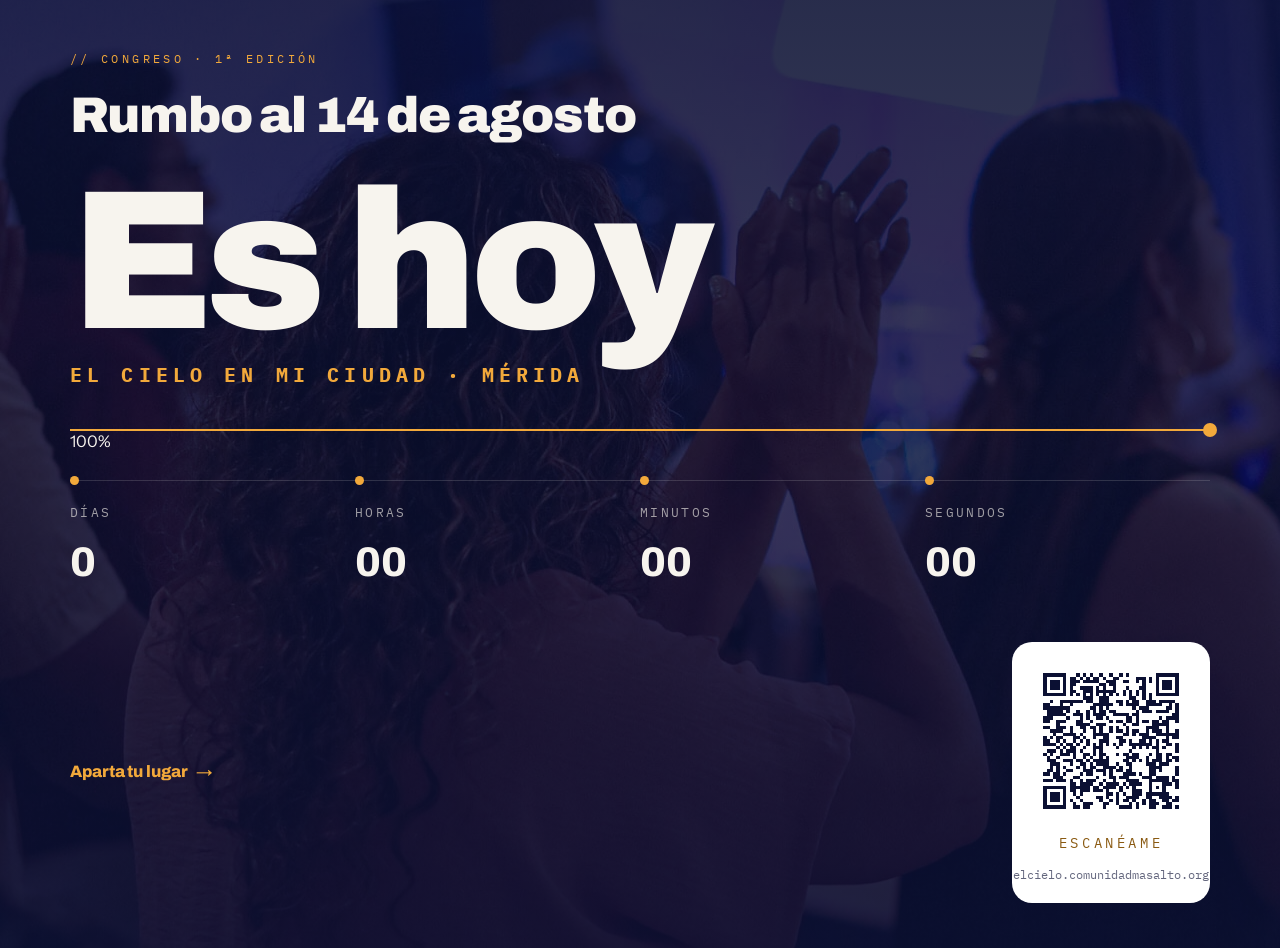
<file: avance.html>
<!doctype html>
<html lang="es">
<head>
  <meta charset="utf-8">
  <meta name="viewport" content="width=device-width, initial-scale=1">
  <title>Rumbo al 14 de agosto — El Cielo en mi Ciudad</title>
  <meta name="robots" content="noindex, nofollow">
  <meta name="theme-color" content="#0B1033">
  <link rel="icon" href="assets/brand/favicon.svg" type="image/svg+xml">
  <link rel="preconnect" href="https://fonts.googleapis.com">
  <link rel="preconnect" href="https://fonts.gstatic.com" crossorigin>
  <link href="https://fonts.googleapis.com/css2?family=Archivo:wght@800;900&family=Instrument+Sans:wght@400;500;600&family=IBM+Plex+Mono:wght@400;500&display=swap" rel="stylesheet">
  <link rel="stylesheet" href="assets/styles.css?v=260817">
</head>
<body>
  <!-- Pantalla de kiosko (lobby / proyección): cuenta regresiva al congreso.
       Antes contaba registros en vivo (D1); sin backend, el número que respira
       ahora cuenta los días hacia la apertura real. -->
  <div class="lxp lx-fondo-comunidad">
    <section aria-label="Rumbo al 14 de agosto">
      <div class="lx-container">
        <header class="lxp-head">
          <span class="lx-kicker">// congreso · 1ª edición</span>
          <h1 class="lx-h2" style="margin-bottom:0">Rumbo al 14 de agosto</h1>
        </header>

        <p class="lxp-numero" aria-live="polite">
          <span class="tabular" id="js-numero">—</span>
          <span class="lxp-de" id="js-unidad">días para el congreso</span>
        </p>
        <p class="lxp-nota" id="js-nota">Entrada libre, cupo 300 — regístrate y aparta el tuyo.</p>

        <div class="lxp-progreso" id="js-progreso" aria-hidden="true">
          <span class="lxp-pct" id="js-pct"></span>
          <span class="lxp-fill"></span>
          <span class="lxp-nodo"></span>
        </div>

        <div class="lx-horizon lxp-stats" style="padding-bottom:0">
          <div class="lx-line" aria-hidden="true"></div>
          <dl class="lx-pts">
            <div class="lx-pt"><dt class="lx-l">Días</dt><dd class="lx-v tabular" id="js-dias-stat">—</dd></div>
            <div class="lx-pt"><dt class="lx-l">Horas</dt><dd class="lx-v tabular" id="js-horas">—</dd></div>
            <div class="lx-pt"><dt class="lx-l">Minutos</dt><dd class="lx-v tabular" id="js-min">—</dd></div>
            <div class="lx-pt"><dt class="lx-l">Segundos</dt><dd class="lx-v tabular" id="js-seg">—</dd></div>
          </dl>
        </div>

        <div class="lxp-foot">
          <div class="lxp-cta-copy">
            <a class="lx-btn" href="index.html#registro" data-cta="avance">Aparta tu lugar</a>
          </div>
          <div class="lxp-qr-card">
            <img src="assets/qr-elcielo.svg" alt="Código QR para apartar tu lugar">
            <span class="lxp-qr-label">Escanéame</span>
            <span class="lxp-qr-dom">elcielo.comunidadmasalto.org</span>
          </div>
        </div>
      </div>
    </section>
  </div>

  <script src="assets/config.js?v=260816"></script>
  <script type="module" src="assets/cuenta.js"></script>
  <script type="module" src="assets/main.js?v=260816"></script>
</body>
</html>
</file>
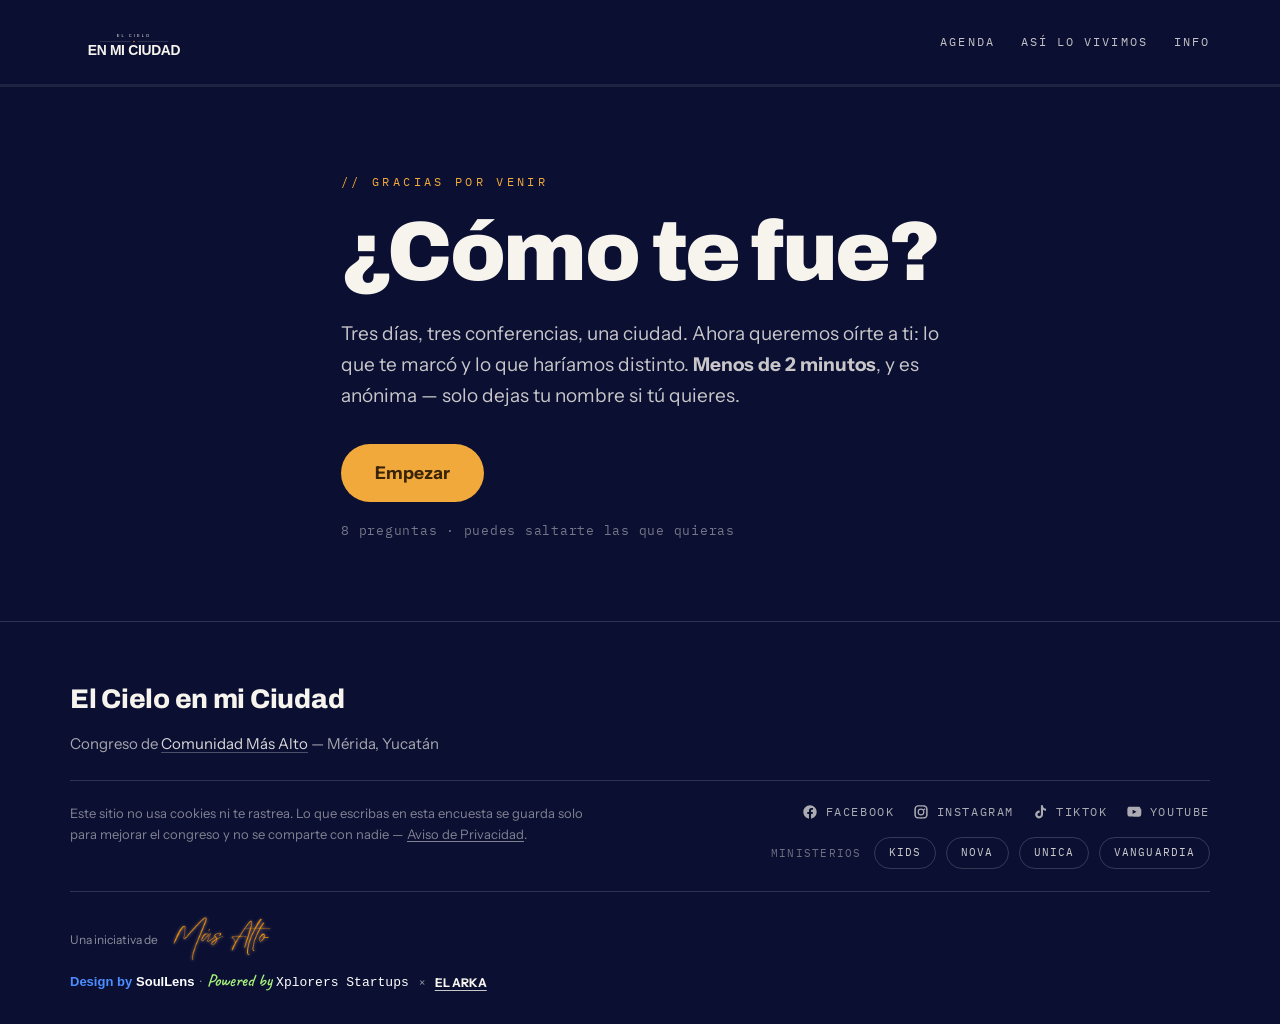
<file: encuesta.html>
<!doctype html>
<html lang="es">
<head>
  <meta charset="utf-8">
  <meta name="viewport" content="width=device-width, initial-scale=1">
  <title>¿Cómo te fue? — El Cielo en mi Ciudad · Comunidad Más Alto</title>
  <meta name="description" content="Cuéntanos cómo viviste el congreso. Menos de 2 minutos, y nos ayuda a preparar la siguiente edición.">
  <link rel="canonical" href="https://elcielo.comunidadmasalto.org/encuesta.html">
  <meta name="theme-color" content="#0B1033">
  <!-- Es una encuesta, no contenido para indexar. -->
  <meta name="robots" content="noindex, follow">

  <meta property="og:type" content="website">
  <meta property="og:locale" content="es_MX">
  <meta property="og:site_name" content="El Cielo en mi Ciudad · Comunidad Más Alto">
  <meta property="og:title" content="¿Cómo te fue en el congreso?">
  <meta property="og:description" content="Tu respuesta nos ayuda a preparar la siguiente edición. Menos de 2 minutos, y es anónima.">
  <meta property="og:url" content="https://elcielo.comunidadmasalto.org/encuesta.html">
  <meta property="og:image" content="https://elcielo.comunidadmasalto.org/assets/brand/og-cielo-2026.png">
  <meta property="og:image:width" content="1200">
  <meta property="og:image:height" content="630">
  <meta property="og:image:type" content="image/png">
  <meta property="og:image:alt" content="El Cielo en mi Ciudad — congreso de Comunidad Más Alto, Mérida.">
  <meta name="twitter:card" content="summary_large_image">

  <link rel="icon" href="assets/brand/favicon.svg" type="image/svg+xml">
  <link rel="icon" href="assets/brand/favicon-32.png" sizes="32x32">
  <link rel="apple-touch-icon" href="assets/brand/apple-touch-icon.png">
  <link rel="manifest" href="manifest.webmanifest">
  <link rel="preconnect" href="https://fonts.googleapis.com">
  <link rel="preconnect" href="https://fonts.gstatic.com" crossorigin>
  <link href="https://fonts.googleapis.com/css2?family=Archivo:wght@800;900&family=Instrument+Sans:wght@400;500;600&family=IBM+Plex+Mono:wght@400;500&display=swap" rel="stylesheet">
<link rel="preconnect" href="https://fonts.googleapis.com"><link rel="preconnect" href="https://fonts.gstatic.com" crossorigin><link rel="stylesheet" href="https://fonts.googleapis.com/css2?family=Caveat:wght@600&display=swap">
  <link rel="stylesheet" href="assets/firma-flota.css">
  <link rel="stylesheet" href="assets/styles.css?v=260817">
</head>
<body>
  <header class="top top-solid">
    <a class="top-logo" href="index.html" aria-label="El Cielo en mi Ciudad — inicio">
      <img src="assets/brand/logo-reducida-sin-descriptor.svg" alt="El Cielo en mi Ciudad">
    </a>
    <nav class="top-nav" id="js-top-nav" aria-label="Navegación">
      <a href="agenda.html">Agenda</a>
      <a href="asi-lo-vivimos.html">Así lo vivimos</a>
      <a href="info.html">Info</a>
    </nav>
    <button class="top-burger" id="js-top-burger" type="button" aria-label="Abrir menú" aria-expanded="false" aria-controls="js-top-nav">
      <span></span><span></span><span></span>
    </button>
  </header>

  <!-- La encuesta ocupa la pantalla completa: una pregunta a la vez, sin
       nada más compitiendo por la atención. El progreso va arriba, fijo,
       para que nadie sienta que esto no se acaba nunca. -->
  <main class="enc-wrap">
    <div class="enc-progreso" id="js-enc-progreso" aria-hidden="true">
      <div class="enc-progreso-fill" id="js-enc-fill"></div>
    </div>

    <div class="lx-container enc-container">

      <!-- ── Portada ─────────────────────────────────────────────── -->
      <section class="enc-paso is-activo" data-paso="0" id="js-paso-0">
        <span class="lx-kicker">// gracias por venir</span>
        <h1 class="lx-h1 enc-h1">¿Cómo te fue?</h1>
        <p class="lx-lead enc-lead">Tres días, tres conferencias, una ciudad. Ahora queremos oírte a ti: lo que te marcó y lo que haríamos distinto. <strong>Menos de 2 minutos</strong>, y es anónima — solo dejas tu nombre si tú quieres.</p>
        <button class="enc-btn" type="button" data-siguiente>Empezar</button>
        <p class="enc-nota">8 preguntas · puedes saltarte las que quieras</p>
      </section>

      <!-- ── 1 · Días ────────────────────────────────────────────── -->
      <section class="enc-paso" data-paso="1" hidden>
        <span class="enc-conteo">Pregunta 1 de 8</span>
        <h2 class="enc-preg" id="preg-dias">¿Qué días viniste?</h2>
        <p class="enc-ayuda">Marca todos los que apliquen.</p>
        <div class="enc-chips" role="group" aria-labelledby="preg-dias">
          <label class="enc-chip"><input type="checkbox" name="dias" value="viernes"><span>Viernes 14</span></label>
          <label class="enc-chip"><input type="checkbox" name="dias" value="sabado"><span>Sábado 15</span></label>
          <label class="enc-chip"><input type="checkbox" name="dias" value="domingo"><span>Domingo 16</span></label>
        </div>
        <p class="enc-error" id="js-error-dias" hidden>Marca al menos un día para continuar.</p>
        <div class="enc-acciones">
          <button class="enc-btn" type="button" data-siguiente>Continuar</button>
          <button class="enc-atras" type="button" data-atras>Atrás</button>
        </div>
      </section>

      <!-- ── 2 · Recomendación (la métrica norte) ────────────────── -->
      <section class="enc-paso" data-paso="2" hidden>
        <span class="enc-conteo">Pregunta 2 de 8</span>
        <h2 class="enc-preg" id="preg-reco">¿Se lo recomendarías a un amigo?</h2>
        <p class="enc-ayuda">Sé honesto — para eso preguntamos.</p>
        <div class="enc-opciones" role="radiogroup" aria-labelledby="preg-reco" data-auto>
          <label class="enc-opcion"><input type="radio" name="recomienda" value="5"><span>Sin dudarlo, ya se lo dije a alguien</span></label>
          <label class="enc-opcion"><input type="radio" name="recomienda" value="4"><span>Sí, se lo recomendaría</span></label>
          <label class="enc-opcion"><input type="radio" name="recomienda" value="3"><span>Tal vez, depende de la persona</span></label>
          <label class="enc-opcion"><input type="radio" name="recomienda" value="2"><span>Lo dudo</span></label>
          <label class="enc-opcion"><input type="radio" name="recomienda" value="1"><span>No</span></label>
        </div>
        <p class="enc-error" id="js-error-reco" hidden>Elige una opción para continuar.</p>
        <div class="enc-acciones">
          <button class="enc-atras" type="button" data-atras>Atrás</button>
        </div>
      </section>

      <!-- ── 3 · Calificación por parte — el dato accionable ─────── -->
      <section class="enc-paso" data-paso="3" hidden>
        <span class="enc-conteo">Pregunta 3 de 8</span>
        <h2 class="enc-preg">¿Cómo estuvo cada parte?</h2>
        <p class="enc-ayuda">De 1 a 5 estrellas. Salta la que no viviste.</p>
        <div class="enc-estrellas-lista">
          <!-- Los nombres coinciden con el programa real: alabanza, las 3
               conferencias de Ps Ofir Peña, la puerta, la sede y lo que
               se comunicó antes. Nada inventado. -->
          <div class="enc-fila" data-campo="alabanza">
            <span class="enc-fila-t" id="lbl-alabanza">La alabanza</span>
            <div class="enc-estrellas" role="radiogroup" aria-labelledby="lbl-alabanza"></div>
          </div>
          <div class="enc-fila" data-campo="conferencias">
            <span class="enc-fila-t" id="lbl-conferencias">Las conferencias <em>Ps Ofir Peña</em></span>
            <div class="enc-estrellas" role="radiogroup" aria-labelledby="lbl-conferencias"></div>
          </div>
          <div class="enc-fila" data-campo="acceso">
            <span class="enc-fila-t" id="lbl-acceso">El acceso y registro <em>en la puerta</em></span>
            <div class="enc-estrellas" role="radiogroup" aria-labelledby="lbl-acceso"></div>
          </div>
          <div class="enc-fila" data-campo="lugar">
            <span class="enc-fila-t" id="lbl-lugar">El lugar <em>espacio, sonido, ambiente</em></span>
            <div class="enc-estrellas" role="radiogroup" aria-labelledby="lbl-lugar"></div>
          </div>
          <div class="enc-fila" data-campo="info">
            <span class="enc-fila-t" id="lbl-info">La información previa <em>sitio web, WhatsApp, redes</em></span>
            <div class="enc-estrellas" role="radiogroup" aria-labelledby="lbl-info"></div>
          </div>
        </div>
        <div class="enc-acciones">
          <button class="enc-btn" type="button" data-siguiente>Continuar</button>
          <button class="enc-atras" type="button" data-atras>Atrás</button>
        </div>
      </section>

      <!-- ── 4 · Cómo se enteró — a dónde va el esfuerzo el año que viene -->
      <section class="enc-paso" data-paso="4" hidden>
        <span class="enc-conteo">Pregunta 4 de 8</span>
        <h2 class="enc-preg" id="preg-entero">¿Cómo te enteraste del congreso?</h2>
        <p class="enc-ayuda">Lo que más pesó para que llegaras.</p>
        <div class="enc-opciones" role="radiogroup" aria-labelledby="preg-entero" data-auto>
          <label class="enc-opcion"><input type="radio" name="entero" value="Alguien me invitó"><span>Alguien me invitó</span></label>
          <label class="enc-opcion"><input type="radio" name="entero" value="En la comunidad"><span>Lo anunciaron en la comunidad</span></label>
          <label class="enc-opcion"><input type="radio" name="entero" value="Redes sociales"><span>Redes sociales</span></label>
          <label class="enc-opcion"><input type="radio" name="entero" value="WhatsApp"><span>Me llegó por WhatsApp</span></label>
          <label class="enc-opcion"><input type="radio" name="entero" value="Otro"><span>De otra forma</span></label>
        </div>
        <div class="enc-acciones">
          <button class="enc-btn enc-btn-ghost" type="button" data-siguiente>Saltar</button>
          <button class="enc-atras" type="button" data-atras>Atrás</button>
        </div>
      </section>

      <!-- ── 5 · Qué cambiarías — "lo único" obliga a priorizar ──── -->
      <section class="enc-paso" data-paso="5" hidden>
        <span class="enc-conteo">Pregunta 5 de 8</span>
        <h2 class="enc-preg"><label for="f-cambiar">Si pudieras cambiar <em>una sola cosa</em>, ¿cuál sería?</label></h2>
        <p class="enc-ayuda">Lo que sea: horarios, el calor, el sonido, la fila de la entrada. Nos sirve más una crítica clara que diez elogios.</p>
        <textarea id="f-cambiar" class="enc-texto" rows="4" maxlength="600" placeholder="Escribe con confianza…"></textarea>
        <div class="enc-acciones">
          <button class="enc-btn" type="button" data-siguiente>Continuar</button>
          <button class="enc-atras" type="button" data-atras>Atrás</button>
        </div>
      </section>

      <!-- ── 6 · Qué conservar ──────────────────────────────────── -->
      <section class="enc-paso" data-paso="6" hidden>
        <span class="enc-conteo">Pregunta 6 de 8</span>
        <h2 class="enc-preg"><label for="f-faltar">¿Y qué <em>no puede faltar</em> el próximo año?</label></h2>
        <p class="enc-ayuda">Eso que si lo quitamos, ya no sería lo mismo.</p>
        <textarea id="f-faltar" class="enc-texto" rows="4" maxlength="600" placeholder="Escribe con confianza…"></textarea>
        <div class="enc-acciones">
          <button class="enc-btn" type="button" data-siguiente>Continuar</button>
          <button class="enc-atras" type="button" data-atras>Atrás</button>
        </div>
      </section>

      <!-- ── 7 · Intención de volver + una palabra ───────────────── -->
      <section class="enc-paso" data-paso="7" hidden>
        <span class="enc-conteo">Pregunta 7 de 8</span>
        <h2 class="enc-preg" id="preg-volver">¿Volverías el próximo año?</h2>
        <div class="enc-opciones enc-opciones-fila" role="radiogroup" aria-labelledby="preg-volver">
          <label class="enc-opcion"><input type="radio" name="volver" value="Sí"><span>Sí</span></label>
          <label class="enc-opcion"><input type="radio" name="volver" value="Creo que sí"><span>Creo que sí</span></label>
          <label class="enc-opcion"><input type="radio" name="volver" value="No sé"><span>No sé</span></label>
          <label class="enc-opcion"><input type="radio" name="volver" value="No"><span>No</span></label>
        </div>
        <div class="enc-sub">
          <label class="enc-sub-label" for="f-palabra">En <em>una palabra</em>, ¿cómo te vas?</label>
          <input type="text" id="f-palabra" class="enc-texto enc-texto-corto" maxlength="30" autocomplete="off" placeholder="Una palabra">
        </div>
        <div class="enc-acciones">
          <button class="enc-btn" type="button" data-siguiente>Continuar</button>
          <button class="enc-atras" type="button" data-atras>Atrás</button>
        </div>
      </section>

      <!-- ── 8 · Contacto opcional ──────────────────────────────── -->
      <section class="enc-paso" data-paso="8" hidden>
        <span class="enc-conteo">Pregunta 8 de 8</span>
        <h2 class="enc-preg">¿Nos dices quién eres?</h2>
        <p class="enc-ayuda">Totalmente opcional. Solo si quieres que te busquemos para lo que viene — tu respuesta cuenta igual si lo dejas en blanco.</p>
        <div class="enc-campo">
          <label for="f-nombre-enc">Tu nombre</label>
          <input type="text" id="f-nombre-enc" class="enc-texto" autocomplete="name" placeholder="Opcional">
        </div>
        <div class="enc-campo">
          <label for="f-contacto">WhatsApp o correo</label>
          <input type="text" id="f-contacto" class="enc-texto" autocomplete="tel" placeholder="Opcional">
        </div>
        <!-- Trampa para robots: una persona nunca ve este campo. -->
        <div class="lx-trampa" aria-hidden="true">
          <label for="f-sitio-enc">No llenar</label>
          <input type="text" id="f-sitio-enc" tabindex="-1" autocomplete="off">
        </div>
        <p class="enc-privacidad">Lo que escribas se guarda solo para mejorar el congreso y no se comparte con nadie — <a href="privacidad.html">Aviso de Privacidad</a>.</p>
        <p class="enc-error" id="js-error-envio" hidden></p>
        <div class="enc-acciones">
          <button class="enc-btn enc-btn-final" type="button" id="js-enc-enviar">Enviar mis respuestas</button>
          <button class="enc-atras" type="button" data-atras>Atrás</button>
        </div>
      </section>

      <!-- ── Gracias ────────────────────────────────────────────── -->
      <section class="enc-paso enc-gracias" data-paso="9" hidden>
        <div class="enc-gracias-ico" aria-hidden="true">✓</div>
        <h2 class="lx-h2">Gracias de verdad</h2>
        <p class="lx-lead enc-lead">Lo leemos todo, uno por uno. Lo que nos acabas de decir es lo que va a hacer distinto el congreso del año que viene.</p>
        <div class="enc-gracias-links">
          <a class="lx-btn" href="momentos.html">Ver los momentos del congreso</a>
          <a class="lx-btn lx-btn-ghost" href="index.html">Volver al inicio</a>
        </div>
      </section>

    </div>
  </main>

  <!-- FOOTER -->
  <footer class="footer">
    <div class="lx-container">
      <div class="footer-masthead">
        <p class="footer-brand">El Cielo en mi Ciudad</p>
        <p class="ministry">Congreso de <a href="https://comunidadmasalto.org/" target="_blank" rel="noopener">Comunidad Más Alto</a> — Mérida, Yucatán</p>
      </div>
      <div class="footer-rule"></div>
      <div class="footer-row">
        <p class="privacy">Este sitio no usa cookies ni te rastrea. Lo que escribas en esta encuesta se guarda solo para mejorar el congreso y no se comparte con nadie — <a href="privacidad.html">Aviso de Privacidad</a>.</p>
        <div class="footer-links-col">
          <div class="footer-social-links">
            <a class="footer-social" href="https://www.facebook.com/comunidadmasalto" target="_blank" rel="noopener" aria-label="Comunidad Más Alto en Facebook">
              <svg viewBox="0 0 24 24" fill="currentColor" aria-hidden="true"><path d="M22 12.06C22 6.5 17.52 2 12 2S2 6.5 2 12.06c0 5 3.66 9.15 8.44 9.94v-7.03H7.9v-2.9h2.54V9.85c0-2.51 1.49-3.9 3.78-3.9 1.09 0 2.24.2 2.24.2v2.46h-1.26c-1.24 0-1.63.77-1.63 1.56v1.88h2.78l-.44 2.9h-2.34V22c4.78-.79 8.44-4.94 8.44-9.94Z"/></svg>
              Facebook
            </a>
            <a class="footer-social" href="https://www.instagram.com/comunidad_masalto/" target="_blank" rel="noopener" aria-label="Comunidad Más Alto en Instagram">
              <svg viewBox="0 0 24 24" fill="currentColor" aria-hidden="true"><path d="M12 2c2.7 0 3.05.01 4.12.06 1.06.05 1.79.22 2.43.47.66.26 1.21.6 1.76 1.15.55.55.9 1.1 1.15 1.76.25.64.42 1.37.47 2.43.05 1.07.06 1.42.06 4.12s-.01 3.05-.06 4.12c-.05 1.06-.22 1.79-.47 2.43a4.9 4.9 0 0 1-1.15 1.76 4.9 4.9 0 0 1-1.76 1.15c-.64.25-1.37.42-2.43.47-1.07.05-1.42.06-4.12.06s-3.05-.01-4.12-.06c-1.06-.05-1.79-.22-2.43-.47a4.9 4.9 0 0 1-1.76-1.15 4.9 4.9 0 0 1-1.15-1.76c-.25-.64-.42-1.37-.47-2.43C2.01 15.05 2 14.7 2 12s.01-3.05.06-4.12c.05-1.06.22-1.79.47-2.43.26-.66.6-1.21 1.15-1.76A4.9 4.9 0 0 1 5.44 2.53c.64-.25 1.37-.42 2.43-.47C8.95 2.01 9.3 2 12 2Zm0 1.8c-2.65 0-2.96.01-4.01.06-.86.04-1.33.18-1.64.3-.41.16-.7.35-1.01.66-.31.31-.5.6-.66 1.01-.12.31-.26.78-.3 1.64C4.33 8.72 4.32 9.03 4.32 12s.01 3.28.06 4.33c.04.86.18 1.33.3 1.64.16.41.35.7.66 1.01.31.31.6.5 1.01.66.31.12.78.26 1.64.3 1.05.05 1.36.06 4.01.06s2.96-.01 4.01-.06c.86-.04 1.33-.18 1.64-.3.41-.16.7-.35 1.01-.66.31-.31.5-.6.66-1.01.12-.31.26-.78.3-1.64.05-1.05.06-1.36.06-4.33s-.01-3.28-.06-4.33c-.04-.86-.18-1.33-.3-1.64a2.7 2.7 0 0 0-.66-1.01 2.7 2.7 0 0 0-1.01-.66c-.31-.12-.78-.26-1.64-.3C14.96 3.81 14.65 3.8 12 3.8Zm0 3.05a5.15 5.15 0 1 1 0 10.3 5.15 5.15 0 0 1 0-10.3Zm0 1.8a3.35 3.35 0 1 0 0 6.7 3.35 3.35 0 0 0 0-6.7Zm5.36-2a1.2 1.2 0 1 1 0 2.4 1.2 1.2 0 0 1 0-2.4Z"/></svg>
              Instagram
            </a>
            <a class="footer-social" href="https://www.tiktok.com/@comunidad_masalto" target="_blank" rel="noopener" aria-label="Comunidad Más Alto en TikTok">
              <svg viewBox="0 0 24 24" fill="currentColor" aria-hidden="true"><path d="M16.5 2h-3.1v13.6a2.6 2.6 0 1 1-2.6-2.6c.24 0 .47.03.69.08V9.9a5.9 5.9 0 1 0 5.01 5.83V8.77a7.9 7.9 0 0 0 4.6 1.47V7.14a4.7 4.7 0 0 1-4.6-4.63V2Z"/></svg>
              TikTok
            </a>
            <a class="footer-social" href="https://www.youtube.com/@comunidadmasalto" target="_blank" rel="noopener" aria-label="Comunidad Más Alto en YouTube">
              <svg viewBox="0 0 24 24" fill="currentColor" aria-hidden="true"><path d="M21.8 7.2s-.2-1.53-.83-2.2c-.8-.86-1.7-.86-2.11-.91C15.94 4 12 4 12 4h-.01s-3.94 0-6.86.09c-.41.05-1.3.05-2.11.91-.63.67-.83 2.2-.83 2.2S2 9 2 10.8v1.4c0 1.8.19 3.6.19 3.6s.2 1.53.83 2.2c.8.86 1.86.83 2.33.92 1.69.17 7.19.2 7.65.2 0 0 3.95 0 6.87-.09.41-.05 1.3-.05 2.11-.91.63-.67.83-2.2.83-2.2s.19-1.8.19-3.6v-1.4c0-1.8-.19-3.6-.19-3.6ZM9.96 14.98V8.62l5.75 3.19-5.75 3.17Z"/></svg>
              YouTube
            </a>
          </div>
          <div class="footer-ministerios">
            <span class="footer-ministerios-label">Ministerios</span>
            <a class="footer-ministerio" href="https://kids.comunidadmasalto.org/" target="_blank" rel="noopener">Kids</a>
            <a class="footer-ministerio" href="https://nova.comunidadmasalto.org/" target="_blank" rel="noopener">Nova</a>
            <a class="footer-ministerio" href="https://unica.comunidadmasalto.org/" target="_blank" rel="noopener">Unica</a>
            <a class="footer-ministerio" href="https://vanguardia.comunidadmasalto.org/" target="_blank" rel="noopener">Vanguardia</a>
          </div>
        </div>
      </div>
      <div class="footer-rule"></div>
      <div class="credits">
        <span class="lx-credit-cma">Una iniciativa de <a class="lx-cma-word" href="https://comunidadmasalto.org/" target="_blank" rel="noopener"><img src="assets/brand/cma/masalto-wordmark.png" alt="Comunidad Más Alto"></a></span>
        <p class="credits-linea">
          <span class="firma-flota"><a href="https://soullensstudios.live" target="_blank" rel="noopener"><span class="firma-flota__design">Design by</span><span class="firma-flota__soul firma-flota__marca">SoulLens</span></a><span class="firma-flota__sep" aria-hidden="true">&middot;</span><a href="https://xplorerstartups.ai" target="_blank" rel="noopener"><span class="firma-flota__powered">Powered by</span><span class="firma-flota__xpl firma-flota__marca">Xplorers Startups</span></a></span> × <a href="https://elarka.ong/" target="_blank" rel="noopener"><strong>EL ARKA</strong></a>
        </p>
      </div>
    </div>
  </footer>

  <script src="assets/config.js?v=260816"></script>
  <script type="module" src="assets/main.js?v=260816"></script>
  <script type="module" src="assets/encuesta.js"></script>
</body>
</html>
</file>
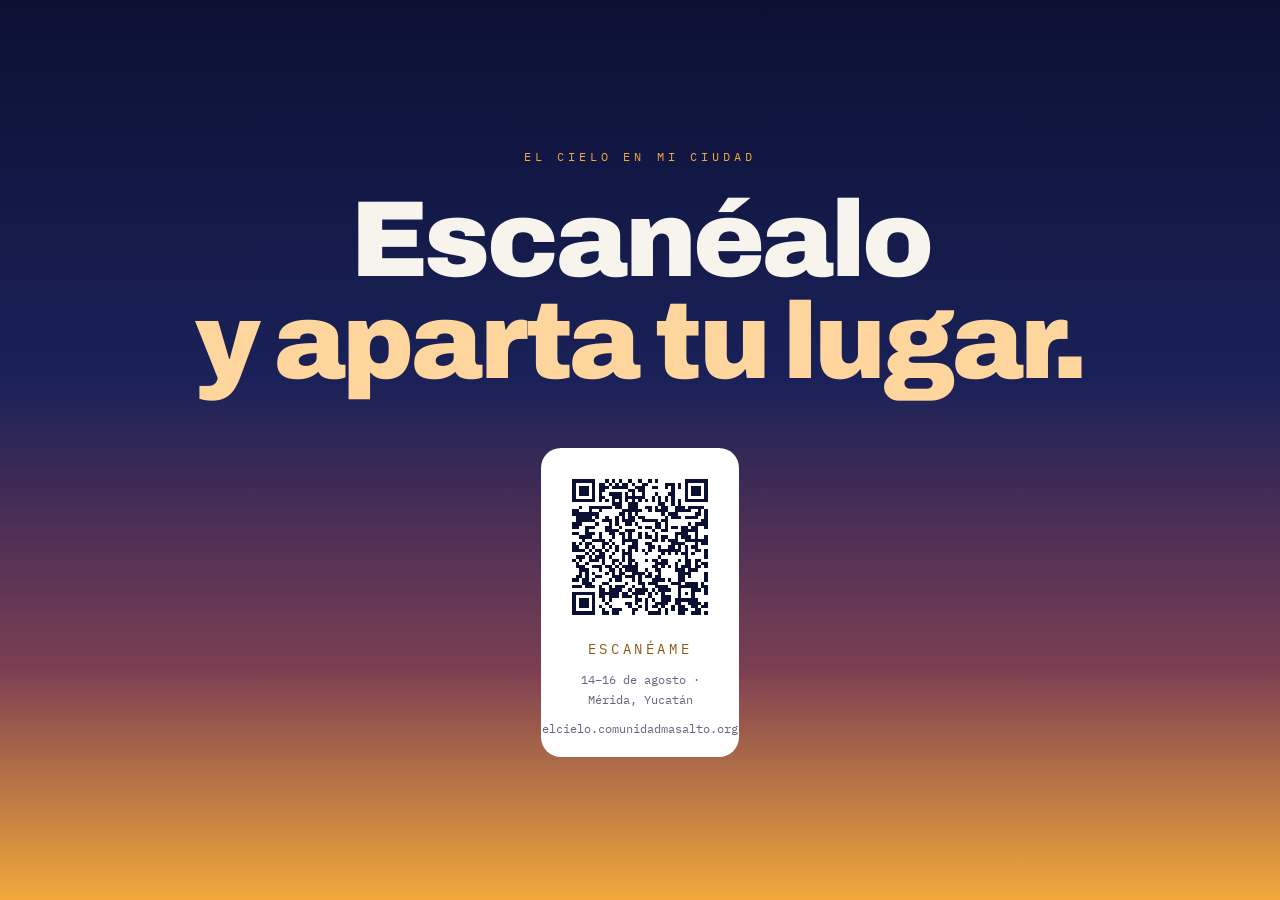
<file: escanea.html>
<!doctype html>
<html lang="es">
<head>
  <meta charset="utf-8">
  <meta name="viewport" content="width=device-width, initial-scale=1">
  <title>Escanéalo — El Cielo en mi Ciudad</title>
  <meta name="robots" content="noindex, nofollow">
  <meta name="theme-color" content="#0B1033">
  <link rel="icon" href="assets/brand/favicon.svg" type="image/svg+xml">
  <link rel="preconnect" href="https://fonts.googleapis.com">
  <link rel="preconnect" href="https://fonts.gstatic.com" crossorigin>
  <link href="https://fonts.googleapis.com/css2?family=Archivo:wght@800;900&family=Instrument+Sans:wght@400;500;600&family=IBM+Plex+Mono:wght@400;500&display=swap" rel="stylesheet">
  <link rel="stylesheet" href="assets/styles.css?v=260817">
</head>
<body>
  <!-- Pantalla de reposo con QR (monitor del lobby), sobre el gradiente Amanecer. -->
  <div class="lxp lxp-escanea">
    <section aria-label="Escanéalo y aparta tu lugar">
      <div class="lx-container">
        <span class="lx-kicker">El Cielo en mi Ciudad</span>
        <h1 class="lx-h1" style="margin-bottom:0">
          <span class="lx-t1">Escanéalo</span>
          <span class="lx-t2">y aparta tu lugar.</span>
        </h1>
        <div class="lxp-qr-wrap">
          <div class="lxp-qr-card lxp-halo">
            <img src="assets/qr-elcielo.svg" alt="Código QR para apartar tu lugar">
            <span class="lxp-qr-label">Escanéame</span>
            <span class="lxp-qr-dom">14–16 de agosto · Mérida, Yucatán</span>
            <span class="lxp-qr-dom">elcielo.comunidadmasalto.org</span>
          </div>
        </div>
      </div>
    </section>
  </div>
</body>
</html>
</file>
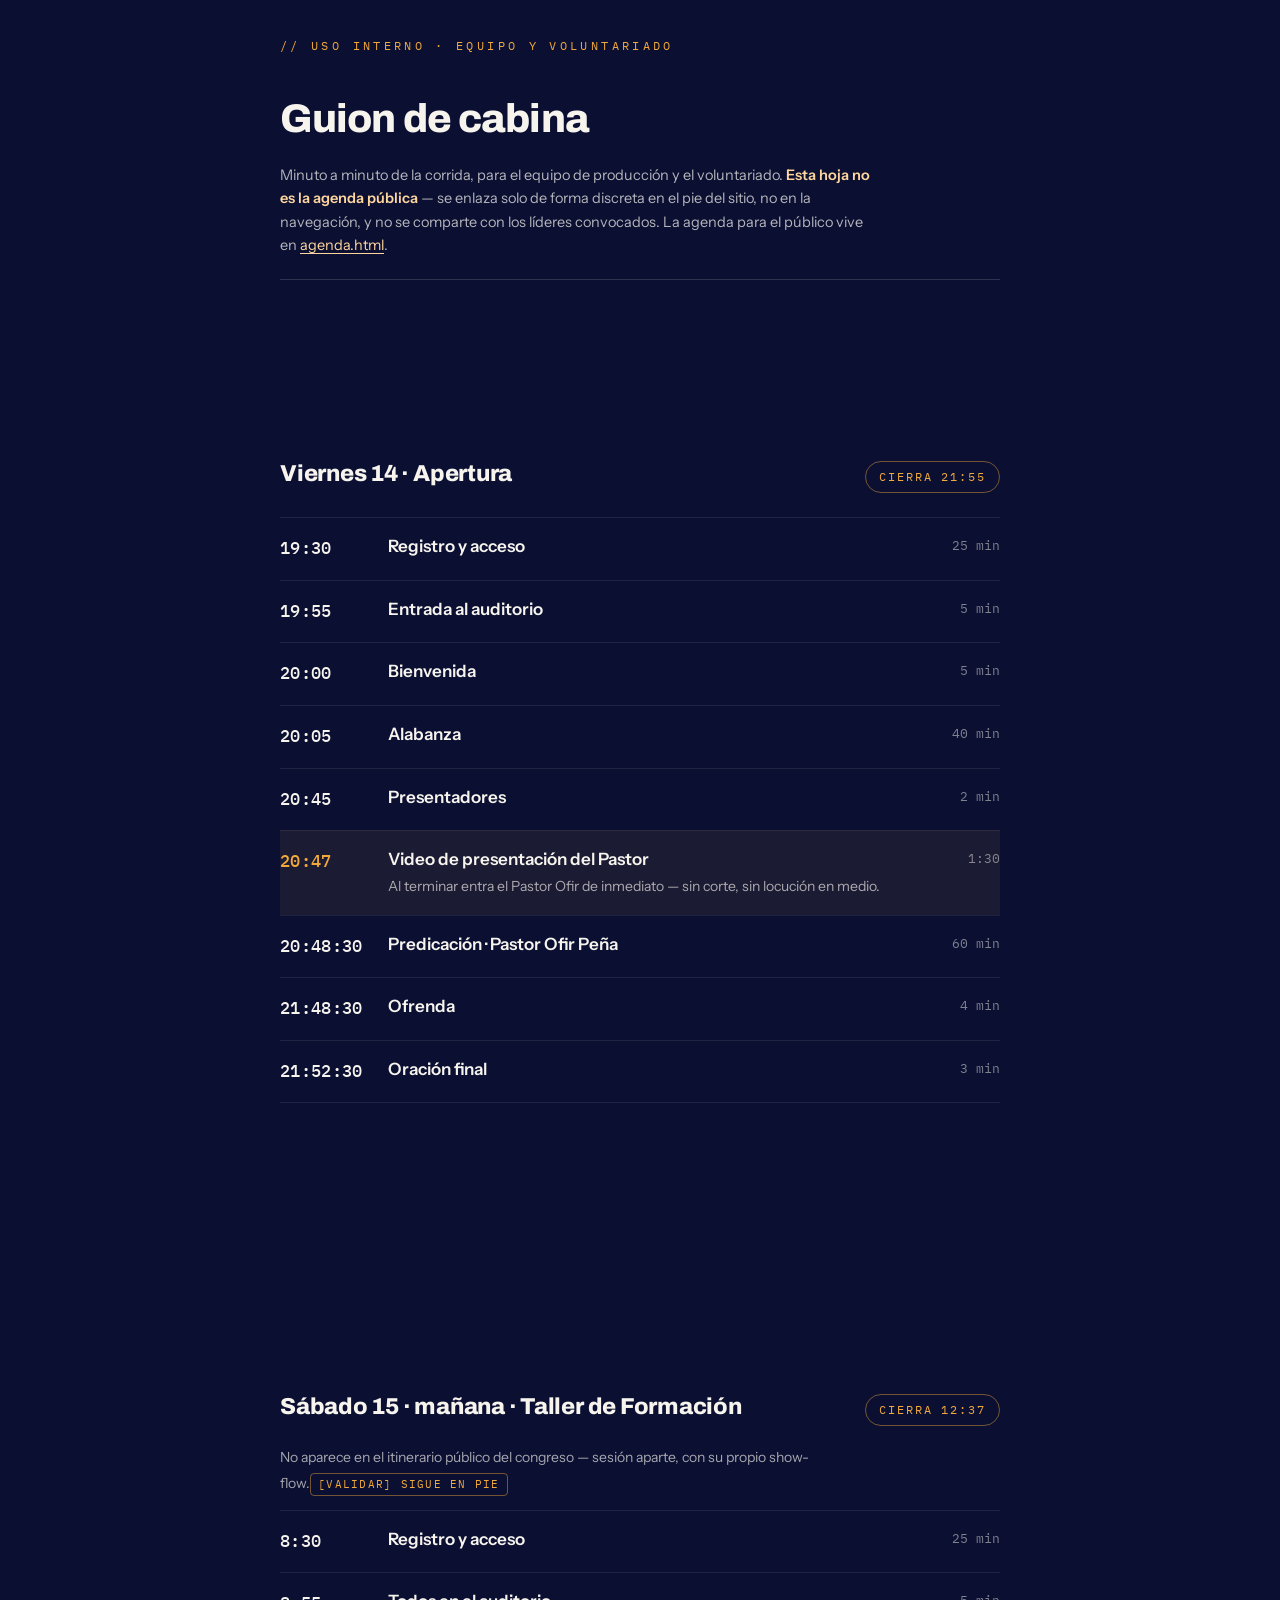
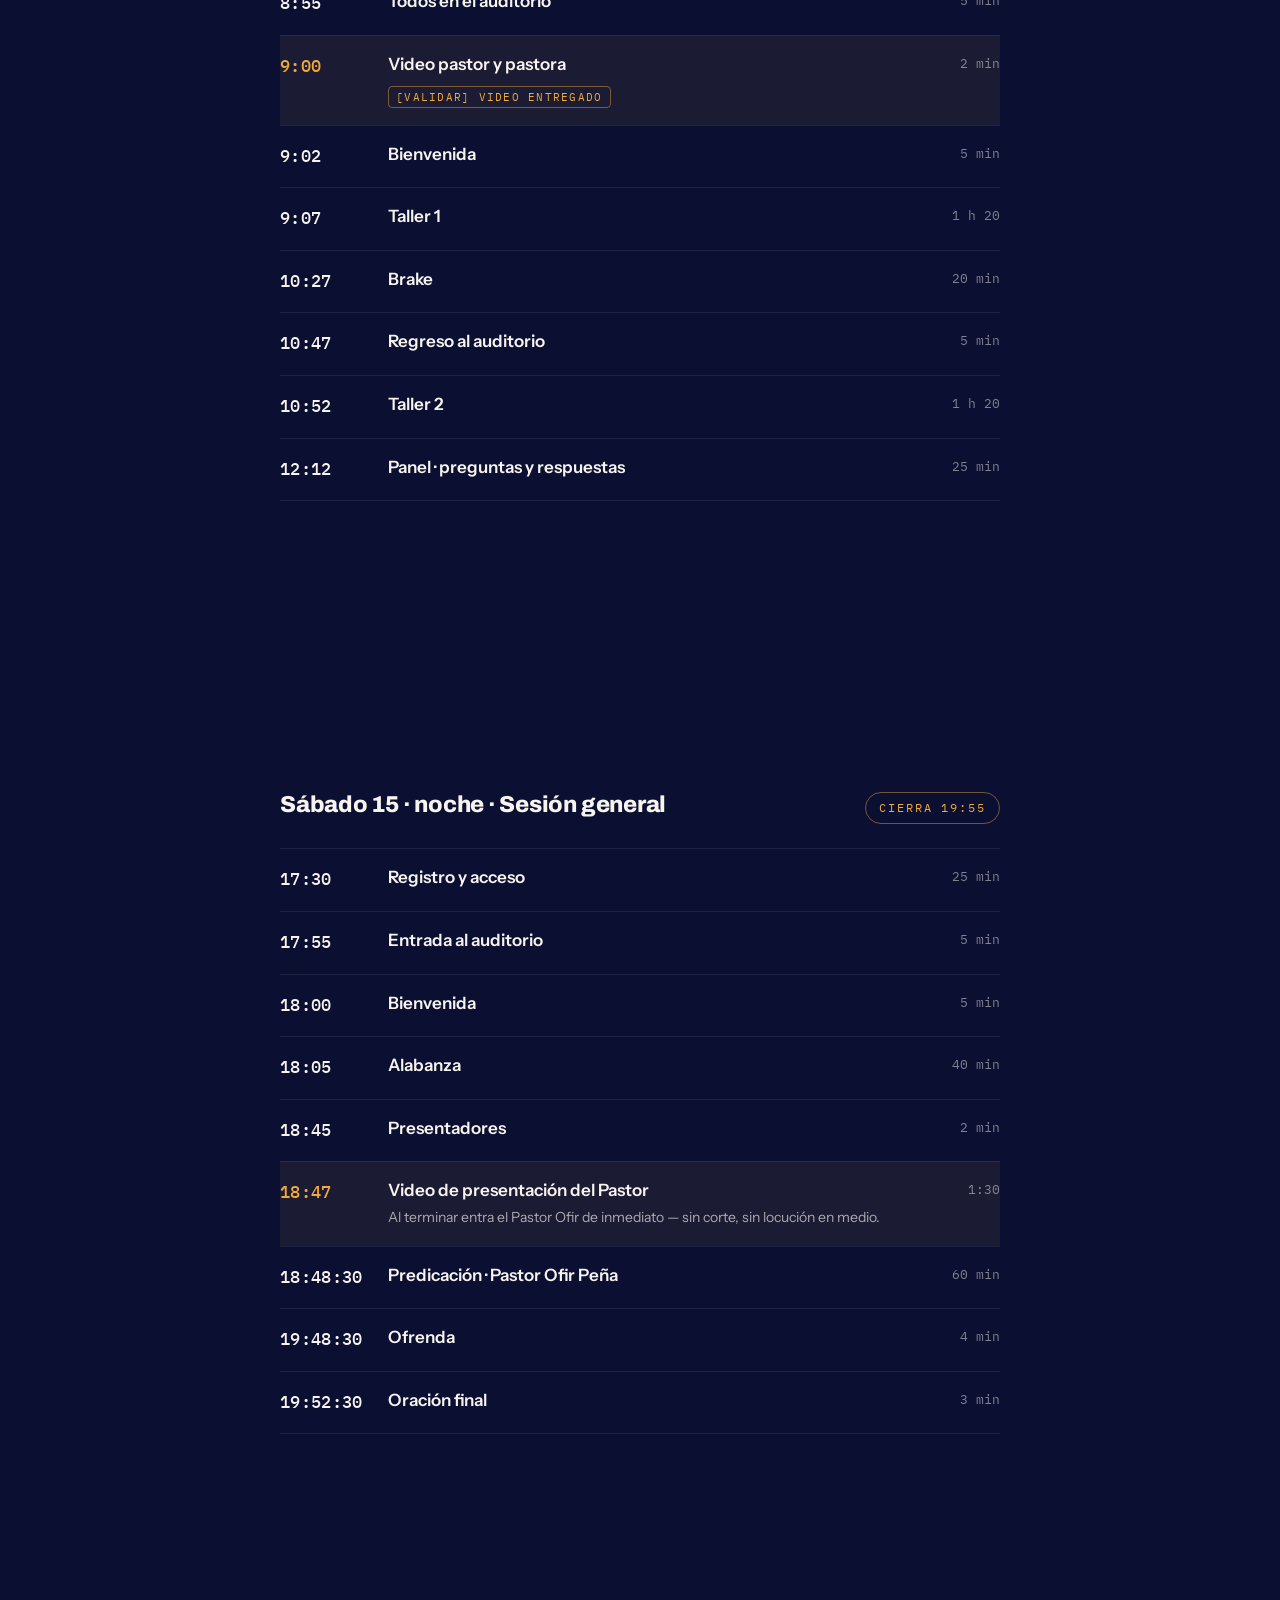
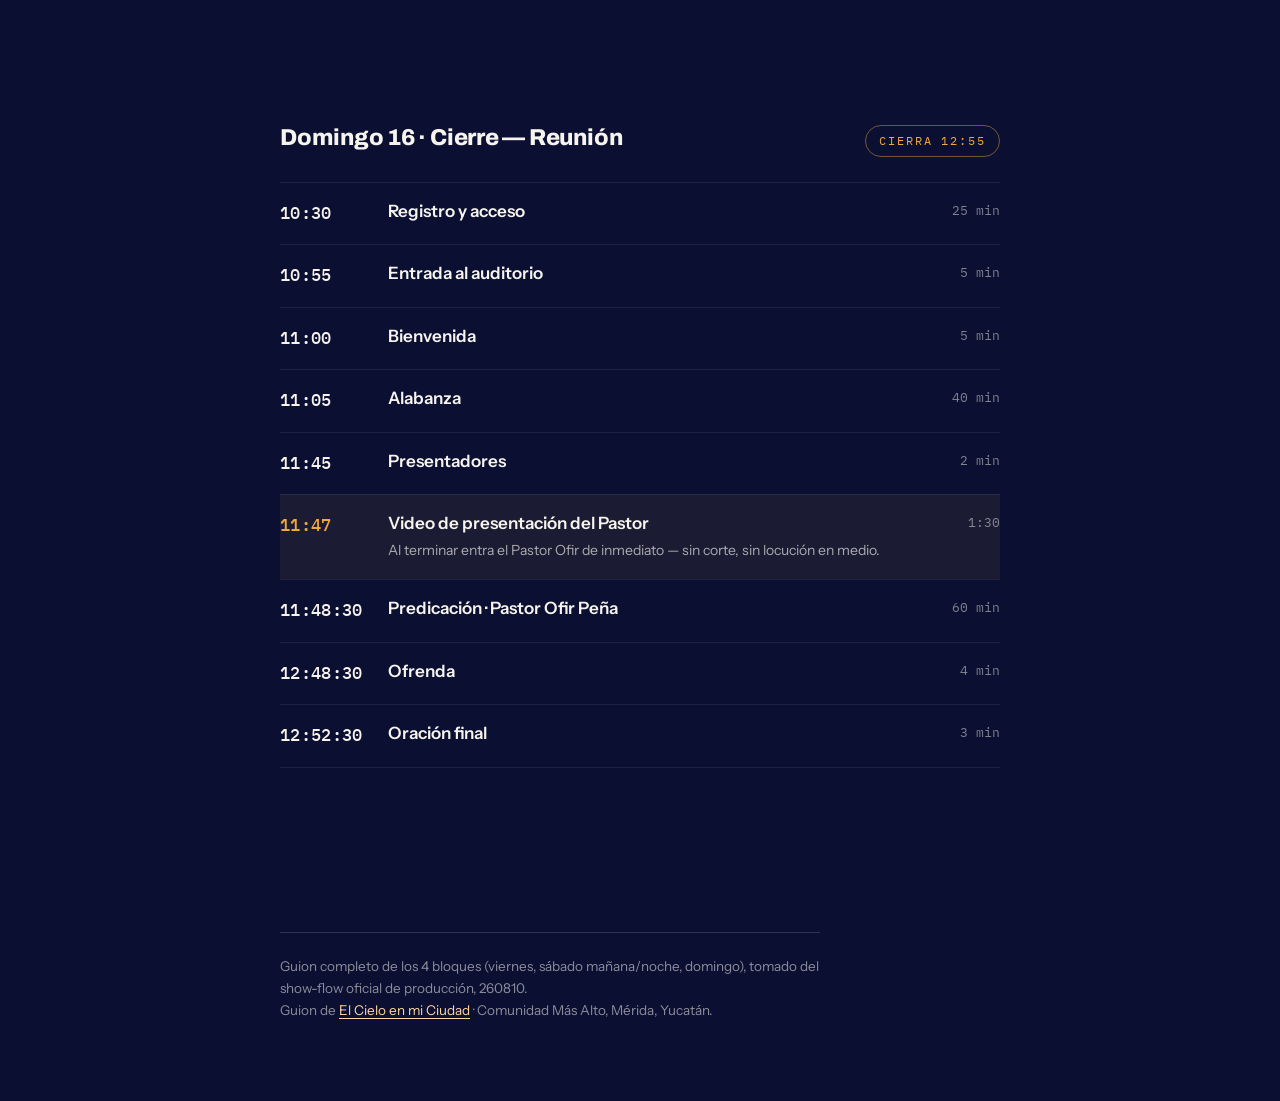
<file: guion.html>
<!doctype html>
<html lang="es">
<head>
  <meta charset="utf-8">
  <meta name="viewport" content="width=device-width, initial-scale=1">
  <title>Guion de cabina — El Cielo en mi Ciudad</title>
  <meta name="robots" content="noindex, nofollow">
  <meta name="theme-color" content="#0B1033">
  <link rel="icon" href="assets/brand/favicon.svg" type="image/svg+xml">
  <link rel="preconnect" href="https://fonts.googleapis.com">
  <link rel="preconnect" href="https://fonts.gstatic.com" crossorigin>
  <link href="https://fonts.googleapis.com/css2?family=Archivo:wght@800;900&family=Instrument+Sans:wght@400;500;600&family=IBM+Plex+Mono:wght@400;500&display=swap" rel="stylesheet">
  <link rel="stylesheet" href="assets/styles.css?v=260817">
  <style>
    /* ── Modo cabina ──────────────────────────────────────────────────
       Se lee del celular, en penumbra, con el evento corriendo.
       Por eso: fondo noche, cifras grandes, y la duración siempre visible.
       Esta hoja es interna — no se enlaza desde el sitio público.
    ------------------------------------------------------------------ */
    body { background: var(--lx-night); color: var(--lx-bone); }
    .gx-wrap { max-width: 760px; margin: 0 auto; padding: 32px 20px 80px; }

    .gx-head { padding-bottom: 22px; border-bottom: 1px solid var(--lx-border-dark); }
    .gx-head h1 {
      font-family: var(--font-display); font-weight: 800; font-size: clamp(28px, 7vw, 40px);
      letter-spacing: -.022em; margin: 10px 0 12px;
    }
    .gx-aviso {
      font-size: 14.5px; line-height: 1.6;
      color: color-mix(in srgb, var(--lx-bone) 72%, transparent);
    }
    .gx-aviso strong { color: var(--lx-amber-light); font-weight: 600; }

    .gx-dia { margin-top: 46px; }
    .gx-dia-t {
      display: flex; align-items: baseline; justify-content: space-between;
      gap: 16px; flex-wrap: wrap; margin-bottom: 6px;
    }
    .gx-dia-t h2 {
      font-family: var(--font-display); font-weight: 800; font-size: 23px; letter-spacing: -.01em;
    }
    .gx-termina {
      font-family: var(--font-marker); font-size: 12px; letter-spacing: .16em; text-transform: uppercase;
      color: var(--lx-amber); border: 1px solid color-mix(in srgb, var(--lx-amber) 45%, transparent);
      border-radius: var(--r-pill); padding: 5px 13px; white-space: nowrap;
    }

    .gx-fila {
      display: grid; grid-template-columns: 92px 1fr 58px; gap: 16px; align-items: start;
      padding: 17px 0; border-top: 1px solid var(--lx-border-dark-soft);
    }
    .gx-fila:last-child { border-bottom: 1px solid var(--lx-border-dark-soft); }
    /* Los momentos donde una entrada mal cronometrada se nota desde la silla */
    .gx-fila.is-clave { background: color-mix(in srgb, var(--lx-amber) 7%, transparent); }
    .gx-fila.is-clave .gx-hora { color: var(--lx-amber); }

    .gx-hora {
      font-family: var(--font-marker); font-weight: 500; font-size: 17px;
      letter-spacing: .02em; color: var(--lx-bone); white-space: nowrap;
    }
    .gx-bloque { font-family: var(--font-body); font-weight: 600; font-size: 17px; line-height: 1.35; }
    .gx-nota {
      margin-top: 5px; font-size: 14px; line-height: 1.55;
      color: color-mix(in srgb, var(--lx-bone) 66%, transparent);
    }
    .gx-nota .gx-val {
      display: inline-block; margin-top: 5px;
      font-family: var(--font-marker); font-size: 10.5px; letter-spacing: .12em; text-transform: uppercase;
      color: var(--lx-amber); border: 1px solid color-mix(in srgb, var(--lx-amber) 45%, transparent);
      border-radius: 4px; padding: 2px 7px;
    }
    .gx-dur {
      font-family: var(--font-marker); font-size: 12.5px; text-align: right;
      color: color-mix(in srgb, var(--lx-bone) 50%, transparent); white-space: nowrap;
    }

    .gx-pie {
      margin-top: 54px; padding-top: 22px; border-top: 1px solid var(--lx-border-dark);
      font-size: 13.5px; line-height: 1.65;
      color: color-mix(in srgb, var(--lx-bone) 55%, transparent);
    }
    .gx-pie a { color: var(--lx-amber-light); }

    @media (max-width: 560px) {
      .gx-fila { grid-template-columns: 78px 1fr; gap: 12px; }
      .gx-dur { grid-column: 2; text-align: left; margin-top: 2px; }
    }
    @media print {
      body { background: #fff; color: #000; }
      .gx-fila.is-clave { background: #f2f2f2; }
      .gx-nota, .gx-dur { color: #444; }
    }
  </style>
</head>
<body>
  <main class="gx-wrap">

    <header class="gx-head">
      <span class="lx-kicker">// uso interno · equipo y voluntariado</span>
      <h1>Guion de cabina</h1>
      <p class="gx-aviso">
        Minuto a minuto de la corrida, para el equipo de producción y el voluntariado.
        <strong>Esta hoja no es la agenda pública</strong> — se enlaza solo de forma discreta
        en el pie del sitio, no en la navegación, y no se comparte con los líderes convocados.
        La agenda para el público vive en <a href="agenda.html" style="color:var(--lx-amber-light)">agenda.html</a>.
      </p>
    </header>

    <section class="gx-dia">
      <div class="gx-dia-t">
        <h2>Viernes 14 · Apertura</h2>
        <span class="gx-termina">Cierra 21:55</span>
      </div>

      <div class="gx-fila">
        <span class="gx-hora">19:30</span>
        <div>
          <div class="gx-bloque">Registro y acceso</div>
        </div>
        <span class="gx-dur">25 min</span>
      </div>

      <div class="gx-fila">
        <span class="gx-hora">19:55</span>
        <div>
          <div class="gx-bloque">Entrada al auditorio</div>
        </div>
        <span class="gx-dur">5 min</span>
      </div>

      <div class="gx-fila">
        <span class="gx-hora">20:00</span>
        <div>
          <div class="gx-bloque">Bienvenida</div>
        </div>
        <span class="gx-dur">5 min</span>
      </div>

      <div class="gx-fila">
        <span class="gx-hora">20:05</span>
        <div>
          <div class="gx-bloque">Alabanza</div>
        </div>
        <span class="gx-dur">40 min</span>
      </div>

      <div class="gx-fila">
        <span class="gx-hora">20:45</span>
        <div>
          <div class="gx-bloque">Presentadores</div>
        </div>
        <span class="gx-dur">2 min</span>
      </div>

      <div class="gx-fila is-clave">
        <span class="gx-hora">20:47</span>
        <div>
          <div class="gx-bloque">Video de presentación del Pastor</div>
          <p class="gx-nota">Al terminar entra el Pastor Ofir de inmediato — sin corte, sin locución en medio.</p>
        </div>
        <span class="gx-dur">1:30</span>
      </div>

      <div class="gx-fila">
        <span class="gx-hora">20:48:30</span>
        <div>
          <div class="gx-bloque">Predicación · Pastor Ofir Peña</div>
        </div>
        <span class="gx-dur">60 min</span>
      </div>

      <div class="gx-fila">
        <span class="gx-hora">21:48:30</span>
        <div>
          <div class="gx-bloque">Ofrenda</div>
        </div>
        <span class="gx-dur">4 min</span>
      </div>

      <div class="gx-fila">
        <span class="gx-hora">21:52:30</span>
        <div>
          <div class="gx-bloque">Oración final</div>
        </div>
        <span class="gx-dur">3 min</span>
      </div>
    </section>

    <section class="gx-dia">
      <div class="gx-dia-t">
        <h2>Sábado 15 · mañana · Taller de Formación</h2>
        <span class="gx-termina">Cierra 12:37</span>
      </div>
      <p class="gx-nota" style="margin:-4px 0 14px">No aparece en el itinerario público del congreso — sesión aparte, con su propio show-flow.<span class="gx-val">[validar] sigue en pie</span></p>

      <div class="gx-fila">
        <span class="gx-hora">8:30</span>
        <div>
          <div class="gx-bloque">Registro y acceso</div>
        </div>
        <span class="gx-dur">25 min</span>
      </div>

      <div class="gx-fila">
        <span class="gx-hora">8:55</span>
        <div>
          <div class="gx-bloque">Todos en el auditorio</div>
        </div>
        <span class="gx-dur">5 min</span>
      </div>

      <div class="gx-fila is-clave">
        <span class="gx-hora">9:00</span>
        <div>
          <div class="gx-bloque">Video pastor y pastora</div>
          <p class="gx-nota"><span class="gx-val">[validar] video entregado</span></p>
        </div>
        <span class="gx-dur">2 min</span>
      </div>

      <div class="gx-fila">
        <span class="gx-hora">9:02</span>
        <div>
          <div class="gx-bloque">Bienvenida</div>
        </div>
        <span class="gx-dur">5 min</span>
      </div>

      <div class="gx-fila">
        <span class="gx-hora">9:07</span>
        <div>
          <div class="gx-bloque">Taller 1</div>
        </div>
        <span class="gx-dur">1 h 20</span>
      </div>

      <div class="gx-fila">
        <span class="gx-hora">10:27</span>
        <div>
          <div class="gx-bloque">Brake</div>
        </div>
        <span class="gx-dur">20 min</span>
      </div>

      <div class="gx-fila">
        <span class="gx-hora">10:47</span>
        <div>
          <div class="gx-bloque">Regreso al auditorio</div>
        </div>
        <span class="gx-dur">5 min</span>
      </div>

      <div class="gx-fila">
        <span class="gx-hora">10:52</span>
        <div>
          <div class="gx-bloque">Taller 2</div>
        </div>
        <span class="gx-dur">1 h 20</span>
      </div>

      <div class="gx-fila">
        <span class="gx-hora">12:12</span>
        <div>
          <div class="gx-bloque">Panel · preguntas y respuestas</div>
        </div>
        <span class="gx-dur">25 min</span>
      </div>
    </section>

    <section class="gx-dia">
      <div class="gx-dia-t">
        <h2>Sábado 15 · noche · Sesión general</h2>
        <span class="gx-termina">Cierra 19:55</span>
      </div>

      <div class="gx-fila">
        <span class="gx-hora">17:30</span>
        <div>
          <div class="gx-bloque">Registro y acceso</div>
        </div>
        <span class="gx-dur">25 min</span>
      </div>

      <div class="gx-fila">
        <span class="gx-hora">17:55</span>
        <div>
          <div class="gx-bloque">Entrada al auditorio</div>
        </div>
        <span class="gx-dur">5 min</span>
      </div>

      <div class="gx-fila">
        <span class="gx-hora">18:00</span>
        <div>
          <div class="gx-bloque">Bienvenida</div>
        </div>
        <span class="gx-dur">5 min</span>
      </div>

      <div class="gx-fila">
        <span class="gx-hora">18:05</span>
        <div>
          <div class="gx-bloque">Alabanza</div>
        </div>
        <span class="gx-dur">40 min</span>
      </div>

      <div class="gx-fila">
        <span class="gx-hora">18:45</span>
        <div>
          <div class="gx-bloque">Presentadores</div>
        </div>
        <span class="gx-dur">2 min</span>
      </div>

      <div class="gx-fila is-clave">
        <span class="gx-hora">18:47</span>
        <div>
          <div class="gx-bloque">Video de presentación del Pastor</div>
          <p class="gx-nota">Al terminar entra el Pastor Ofir de inmediato — sin corte, sin locución en medio.</p>
        </div>
        <span class="gx-dur">1:30</span>
      </div>

      <div class="gx-fila">
        <span class="gx-hora">18:48:30</span>
        <div>
          <div class="gx-bloque">Predicación · Pastor Ofir Peña</div>
        </div>
        <span class="gx-dur">60 min</span>
      </div>

      <div class="gx-fila">
        <span class="gx-hora">19:48:30</span>
        <div>
          <div class="gx-bloque">Ofrenda</div>
        </div>
        <span class="gx-dur">4 min</span>
      </div>

      <div class="gx-fila">
        <span class="gx-hora">19:52:30</span>
        <div>
          <div class="gx-bloque">Oración final</div>
        </div>
        <span class="gx-dur">3 min</span>
      </div>
    </section>

    <section class="gx-dia">
      <div class="gx-dia-t">
        <h2>Domingo 16 · Cierre — Reunión</h2>
        <span class="gx-termina">Cierra 12:55</span>
      </div>

      <div class="gx-fila">
        <span class="gx-hora">10:30</span>
        <div>
          <div class="gx-bloque">Registro y acceso</div>
        </div>
        <span class="gx-dur">25 min</span>
      </div>

      <div class="gx-fila">
        <span class="gx-hora">10:55</span>
        <div>
          <div class="gx-bloque">Entrada al auditorio</div>
        </div>
        <span class="gx-dur">5 min</span>
      </div>

      <div class="gx-fila">
        <span class="gx-hora">11:00</span>
        <div>
          <div class="gx-bloque">Bienvenida</div>
        </div>
        <span class="gx-dur">5 min</span>
      </div>

      <div class="gx-fila">
        <span class="gx-hora">11:05</span>
        <div>
          <div class="gx-bloque">Alabanza</div>
        </div>
        <span class="gx-dur">40 min</span>
      </div>

      <div class="gx-fila">
        <span class="gx-hora">11:45</span>
        <div>
          <div class="gx-bloque">Presentadores</div>
        </div>
        <span class="gx-dur">2 min</span>
      </div>

      <div class="gx-fila is-clave">
        <span class="gx-hora">11:47</span>
        <div>
          <div class="gx-bloque">Video de presentación del Pastor</div>
          <p class="gx-nota">Al terminar entra el Pastor Ofir de inmediato — sin corte, sin locución en medio.</p>
        </div>
        <span class="gx-dur">1:30</span>
      </div>

      <div class="gx-fila">
        <span class="gx-hora">11:48:30</span>
        <div>
          <div class="gx-bloque">Predicación · Pastor Ofir Peña</div>
        </div>
        <span class="gx-dur">60 min</span>
      </div>

      <div class="gx-fila">
        <span class="gx-hora">12:48:30</span>
        <div>
          <div class="gx-bloque">Ofrenda</div>
        </div>
        <span class="gx-dur">4 min</span>
      </div>

      <div class="gx-fila">
        <span class="gx-hora">12:52:30</span>
        <div>
          <div class="gx-bloque">Oración final</div>
        </div>
        <span class="gx-dur">3 min</span>
      </div>
    </section>

    <p class="gx-pie">
      Guion completo de los 4 bloques (viernes, sábado mañana/noche, domingo), tomado del show-flow oficial de producción, 260810.<br>
      Guion de <a href="index.html">El Cielo en mi Ciudad</a> · Comunidad Más Alto, Mérida, Yucatán.
    </p>

  </main>
</body>
</html>
</file>
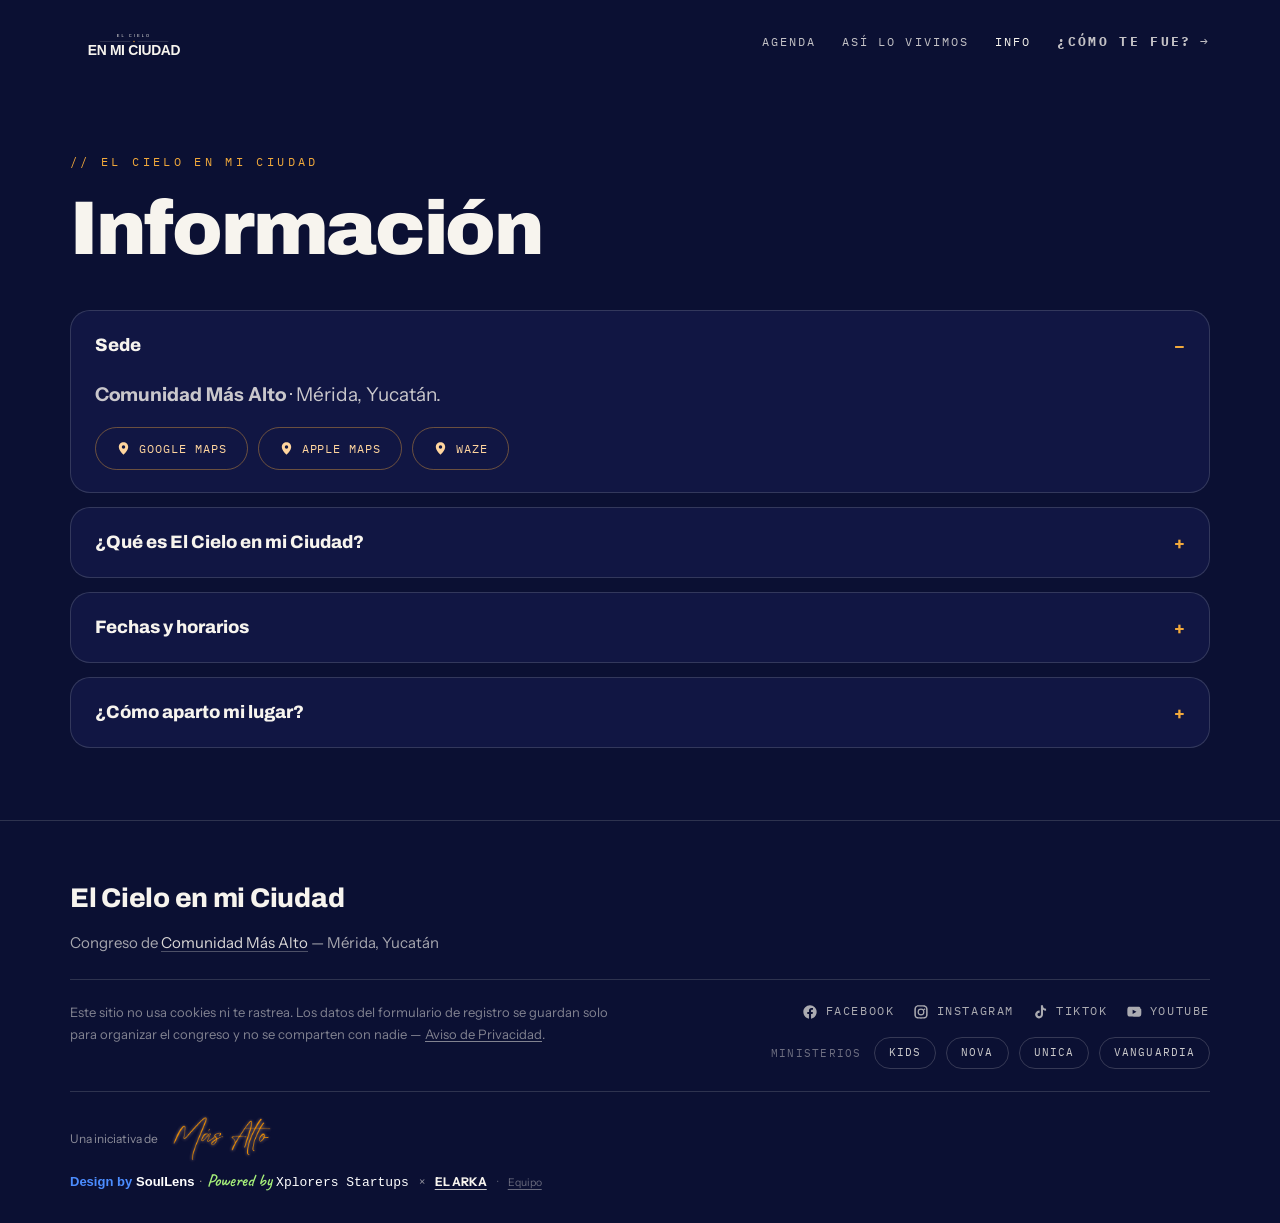
<file: info.html>
<!doctype html>
<html lang="es">
<head>
  <meta charset="utf-8">
  <meta name="viewport" content="width=device-width, initial-scale=1">
  <title>Información — El Cielo en mi Ciudad · Comunidad Más Alto</title>
  <meta name="description" content="Sede, logística y todo lo que necesitas saber del congreso. 14–16 de agosto de 2026 · Mérida, Yucatán.">
  <link rel="canonical" href="https://elcielo.comunidadmasalto.org/info.html">
  <meta name="theme-color" content="#0B1033">

  <meta property="og:type" content="website">
  <meta property="og:locale" content="es_MX">
  <meta property="og:site_name" content="El Cielo en mi Ciudad · Comunidad Más Alto">
  <meta property="og:title" content="Información — El Cielo en mi Ciudad">
  <meta property="og:description" content="Sede, logística y todo lo que necesitas saber del congreso. 14–16 de agosto de 2026 · Mérida, Yucatán.">
  <meta property="og:url" content="https://elcielo.comunidadmasalto.org/info.html">
  <meta property="og:image" content="https://elcielo.comunidadmasalto.org/assets/brand/og-cielo-2026.png">
  <meta property="og:image:width" content="1200">
  <meta property="og:image:height" content="630">
  <meta property="og:image:type" content="image/png">
  <meta property="og:image:alt" content="El Cielo en mi Ciudad — congreso. 14, 15 y 16 de agosto, Mérida, Yucatán.">
  <meta name="twitter:card" content="summary_large_image">

  <link rel="icon" href="assets/brand/favicon.svg" type="image/svg+xml">
  <link rel="icon" href="assets/brand/favicon-32.png" sizes="32x32">
  <link rel="apple-touch-icon" href="assets/brand/apple-touch-icon.png">
  <link rel="manifest" href="manifest.webmanifest">
  <link rel="preconnect" href="https://fonts.googleapis.com">
  <link rel="preconnect" href="https://fonts.gstatic.com" crossorigin>
  <link href="https://fonts.googleapis.com/css2?family=Archivo:wght@800;900&family=Instrument+Sans:wght@400;500;600&family=IBM+Plex+Mono:wght@400;500&display=swap" rel="stylesheet">
<link rel="preconnect" href="https://fonts.googleapis.com"><link rel="preconnect" href="https://fonts.gstatic.com" crossorigin><link rel="stylesheet" href="https://fonts.googleapis.com/css2?family=Caveat:wght@600&display=swap">
  <link rel="stylesheet" href="assets/firma-flota.css">
  <link rel="stylesheet" href="assets/styles.css?v=260817">
</head>
<body>
  <header class="top top-solid">
    <a class="top-logo" href="index.html" aria-label="El Cielo en mi Ciudad — inicio">
      <img src="assets/brand/logo-reducida-sin-descriptor.svg" alt="El Cielo en mi Ciudad">
    </a>
    <nav class="top-nav" id="js-top-nav" aria-label="Navegación">
      <a href="agenda.html">Agenda</a>
      <a href="asi-lo-vivimos.html">Así lo vivimos</a>
      <a href="info.html" aria-current="page">Info</a>
      <a class="lx-btn" href="encuesta.html" data-cta-fallback="none">¿Cómo te fue?</a>
    </nav>
    <button class="top-burger" id="js-top-burger" type="button" aria-label="Abrir menú" aria-expanded="false" aria-controls="js-top-nav">
      <span></span><span></span><span></span>
    </button>
  </header>

  <section class="lx-on-night page-head" aria-labelledby="info-t">
    <div class="lx-container">
      <span class="lx-kicker">// el cielo en mi ciudad</span>
      <h1 id="info-t" class="lx-h1">Información</h1>
    </div>
  </section>

  <section class="lx-on-night" aria-label="Preguntas y datos" style="padding-top:0">
    <div class="lx-container">
      <div class="info-list">
        <details open>
          <summary>Sede</summary>
          <div class="info-body">
            <p class="lx-lead"><strong>Comunidad Más Alto</strong> · Mérida, Yucatán.</p>
            <div class="lx-mapas" style="margin-top:16px">
              <a class="lx-mapa-btn" href="https://www.google.com/maps/place/Comunidad+M%C3%A1s+Alto/@21.027526,-89.5794081,17z/data=!3m1!4b1!4m6!3m5!1s0x8f5677b06a7551c1:0xe9d4fba775ea49f6!8m2!3d21.027521!4d-89.5768332!16s%2Fg%2F11lryyxxhf" target="_blank" rel="noopener">
                <svg class="lx-mapa-ico" viewBox="0 0 24 24" fill="currentColor" aria-hidden="true"><path d="M12 2C7.86 2 4.5 5.36 4.5 9.5c0 5.5 7.5 12.5 7.5 12.5s7.5-7 7.5-12.5C19.5 5.36 16.14 2 12 2Zm0 10.25a2.75 2.75 0 1 1 0-5.5 2.75 2.75 0 0 1 0 5.5Z"/></svg>
                Google Maps
              </a>
              <a class="lx-mapa-btn" href="https://maps.apple.com/?ll=21.027521,-89.5768332&q=Comunidad%20M%C3%A1s%20Alto" target="_blank" rel="noopener">
                <svg class="lx-mapa-ico" viewBox="0 0 24 24" fill="currentColor" aria-hidden="true"><path d="M12 2C7.86 2 4.5 5.36 4.5 9.5c0 5.5 7.5 12.5 7.5 12.5s7.5-7 7.5-12.5C19.5 5.36 16.14 2 12 2Zm0 10.25a2.75 2.75 0 1 1 0-5.5 2.75 2.75 0 0 1 0 5.5Z"/></svg>
                Apple Maps
              </a>
              <a class="lx-mapa-btn" href="https://waze.com/ul?ll=21.027521,-89.5768332&navigate=yes" target="_blank" rel="noopener">
                <svg class="lx-mapa-ico" viewBox="0 0 24 24" fill="currentColor" aria-hidden="true"><path d="M12 2C7.86 2 4.5 5.36 4.5 9.5c0 5.5 7.5 12.5 7.5 12.5s7.5-7 7.5-12.5C19.5 5.36 16.14 2 12 2Zm0 10.25a2.75 2.75 0 1 1 0-5.5 2.75 2.75 0 0 1 0 5.5Z"/></svg>
                Waze
              </a>
            </div>
          </div>
        </details>
        <details>
          <summary>¿Qué es El Cielo en mi Ciudad?</summary>
          <div class="info-body">
            <p class="lx-lead">Un congreso de Comunidad Más Alto en Mérida, Yucatán: tres días para reconocer quién eres, alinear tu capacidad a un propósito y decidir qué vas a construir en tu ciudad.</p>
          </div>
        </details>
        <details>
          <summary>Fechas y horarios</summary>
          <div class="info-body">
            <p class="lx-lead">Del viernes 14 al domingo 16 de agosto de 2026. El programa completo, con horarios de puertas e inicio de cada bloque, está en la <a href="agenda.html">agenda</a>.</p>
          </div>
        </details>
        <details>
          <summary>¿Cómo aparto mi lugar?</summary>
          <div class="info-body">
            <p class="lx-lead">La entrada es libre, no tienes que pagar nada. El cupo es de 300 personas, así que conviene registrarte antes. <strong>El congreso ya se celebró</strong> — del 14 al 16 de agosto de 2026.</p>
          </div>
        </details>
      </div>
    </div>
  </section>

  <footer class="footer">
    <div class="lx-container">
      <div class="footer-masthead">
        <p class="footer-brand">El Cielo en mi Ciudad</p>
        <p class="ministry">Congreso de <a href="https://comunidadmasalto.org/" target="_blank" rel="noopener">Comunidad Más Alto</a> — Mérida, Yucatán</p>
      </div>
      <div class="footer-rule"></div>
      <div class="footer-row">
        <p class="privacy">Este sitio no usa cookies ni te rastrea. Los datos del formulario de registro se guardan solo para organizar el congreso y no se comparten con nadie — <a href="privacidad.html">Aviso de Privacidad</a>.</p>
        <div class="footer-links-col">
          <div class="footer-social-links">
            <a class="footer-social" href="https://www.facebook.com/comunidadmasalto" target="_blank" rel="noopener" aria-label="Comunidad Más Alto en Facebook">
              <svg viewBox="0 0 24 24" fill="currentColor" aria-hidden="true"><path d="M22 12.06C22 6.5 17.52 2 12 2S2 6.5 2 12.06c0 5 3.66 9.15 8.44 9.94v-7.03H7.9v-2.9h2.54V9.85c0-2.51 1.49-3.9 3.78-3.9 1.09 0 2.24.2 2.24.2v2.46h-1.26c-1.24 0-1.63.77-1.63 1.56v1.88h2.78l-.44 2.9h-2.34V22c4.78-.79 8.44-4.94 8.44-9.94Z"/></svg>
              Facebook
            </a>
            <a class="footer-social" href="https://www.instagram.com/comunidad_masalto/" target="_blank" rel="noopener" aria-label="Comunidad Más Alto en Instagram">
              <svg viewBox="0 0 24 24" fill="currentColor" aria-hidden="true"><path d="M12 2c2.7 0 3.05.01 4.12.06 1.06.05 1.79.22 2.43.47.66.26 1.21.6 1.76 1.15.55.55.9 1.1 1.15 1.76.25.64.42 1.37.47 2.43.05 1.07.06 1.42.06 4.12s-.01 3.05-.06 4.12c-.05 1.06-.22 1.79-.47 2.43a4.9 4.9 0 0 1-1.15 1.76 4.9 4.9 0 0 1-1.76 1.15c-.64.25-1.37.42-2.43.47-1.07.05-1.42.06-4.12.06s-3.05-.01-4.12-.06c-1.06-.05-1.79-.22-2.43-.47a4.9 4.9 0 0 1-1.76-1.15 4.9 4.9 0 0 1-1.15-1.76c-.25-.64-.42-1.37-.47-2.43C2.01 15.05 2 14.7 2 12s.01-3.05.06-4.12c.05-1.06.22-1.79.47-2.43.26-.66.6-1.21 1.15-1.76A4.9 4.9 0 0 1 5.44 2.53c.64-.25 1.37-.42 2.43-.47C8.95 2.01 9.3 2 12 2Zm0 1.8c-2.65 0-2.96.01-4.01.06-.86.04-1.33.18-1.64.3-.41.16-.7.35-1.01.66-.31.31-.5.6-.66 1.01-.12.31-.26.78-.3 1.64C4.33 8.72 4.32 9.03 4.32 12s.01 3.28.06 4.33c.04.86.18 1.33.3 1.64.16.41.35.7.66 1.01.31.31.6.5 1.01.66.31.12.78.26 1.64.3 1.05.05 1.36.06 4.01.06s2.96-.01 4.01-.06c.86-.04 1.33-.18 1.64-.3.41-.16.7-.35 1.01-.66.31-.31.5-.6.66-1.01.12-.31.26-.78.3-1.64.05-1.05.06-1.36.06-4.33s-.01-3.28-.06-4.33c-.04-.86-.18-1.33-.3-1.64a2.7 2.7 0 0 0-.66-1.01 2.7 2.7 0 0 0-1.01-.66c-.31-.12-.78-.26-1.64-.3C14.96 3.81 14.65 3.8 12 3.8Zm0 3.05a5.15 5.15 0 1 1 0 10.3 5.15 5.15 0 0 1 0-10.3Zm0 1.8a3.35 3.35 0 1 0 0 6.7 3.35 3.35 0 0 0 0-6.7Zm5.36-2a1.2 1.2 0 1 1 0 2.4 1.2 1.2 0 0 1 0-2.4Z"/></svg>
              Instagram
            </a>
            <a class="footer-social" href="https://www.tiktok.com/@comunidad_masalto" target="_blank" rel="noopener" aria-label="Comunidad Más Alto en TikTok">
              <svg viewBox="0 0 24 24" fill="currentColor" aria-hidden="true"><path d="M16.5 2h-3.1v13.6a2.6 2.6 0 1 1-2.6-2.6c.24 0 .47.03.69.08V9.9a5.9 5.9 0 1 0 5.01 5.83V8.77a7.9 7.9 0 0 0 4.6 1.47V7.14a4.7 4.7 0 0 1-4.6-4.63V2Z"/></svg>
              TikTok
            </a>
            <a class="footer-social" href="https://www.youtube.com/@comunidadmasalto" target="_blank" rel="noopener" aria-label="Comunidad Más Alto en YouTube">
              <svg viewBox="0 0 24 24" fill="currentColor" aria-hidden="true"><path d="M21.8 7.2s-.2-1.53-.83-2.2c-.8-.86-1.7-.86-2.11-.91C15.94 4 12 4 12 4h-.01s-3.94 0-6.86.09c-.41.05-1.3.05-2.11.91-.63.67-.83 2.2-.83 2.2S2 9 2 10.8v1.4c0 1.8.19 3.6.19 3.6s.2 1.53.83 2.2c.8.86 1.86.83 2.33.92 1.69.17 7.19.2 7.65.2 0 0 3.95 0 6.87-.09.41-.05 1.3-.05 2.11-.91.63-.67.83-2.2.83-2.2s.19-1.8.19-3.6v-1.4c0-1.8-.19-3.6-.19-3.6ZM9.96 14.98V8.62l5.75 3.19-5.75 3.17Z"/></svg>
              YouTube
            </a>
          </div>
          <div class="footer-ministerios">
            <span class="footer-ministerios-label">Ministerios</span>
            <a class="footer-ministerio" href="https://kids.comunidadmasalto.org/" target="_blank" rel="noopener">Kids</a>
            <a class="footer-ministerio" href="https://nova.comunidadmasalto.org/" target="_blank" rel="noopener">Nova</a>
            <a class="footer-ministerio" href="https://unica.comunidadmasalto.org/" target="_blank" rel="noopener">Unica</a>
            <a class="footer-ministerio" href="https://vanguardia.comunidadmasalto.org/" target="_blank" rel="noopener">Vanguardia</a>
          </div>
        </div>
      </div>
      <div class="footer-rule"></div>
      <div class="credits">
        <span class="lx-credit-cma">Una iniciativa de <a class="lx-cma-word" href="https://comunidadmasalto.org/" target="_blank" rel="noopener"><img src="assets/brand/cma/masalto-wordmark.png" alt="Comunidad Más Alto"></a></span>
        <p class="credits-linea">
          <span class="firma-flota"><a href="https://soullensstudios.live" target="_blank" rel="noopener"><span class="firma-flota__design">Design by</span><span class="firma-flota__soul firma-flota__marca">SoulLens</span></a><span class="firma-flota__sep" aria-hidden="true">&middot;</span><a href="https://xplorerstartups.ai" target="_blank" rel="noopener"><span class="firma-flota__powered">Powered by</span><span class="firma-flota__xpl firma-flota__marca">Xplorers Startups</span></a></span> × <a href="https://elarka.ong/" target="_blank" rel="noopener"><strong>EL ARKA</strong></a>
          <span class="credits-sep">·</span>
          <a href="guion.html" class="footer-team">Equipo</a>
        </p>
      </div>
    </div>
  </footer>

  <script src="assets/config.js?v=260816"></script>
  <script type="module" src="assets/main.js?v=260816"></script>
</body>
</html>
</file>
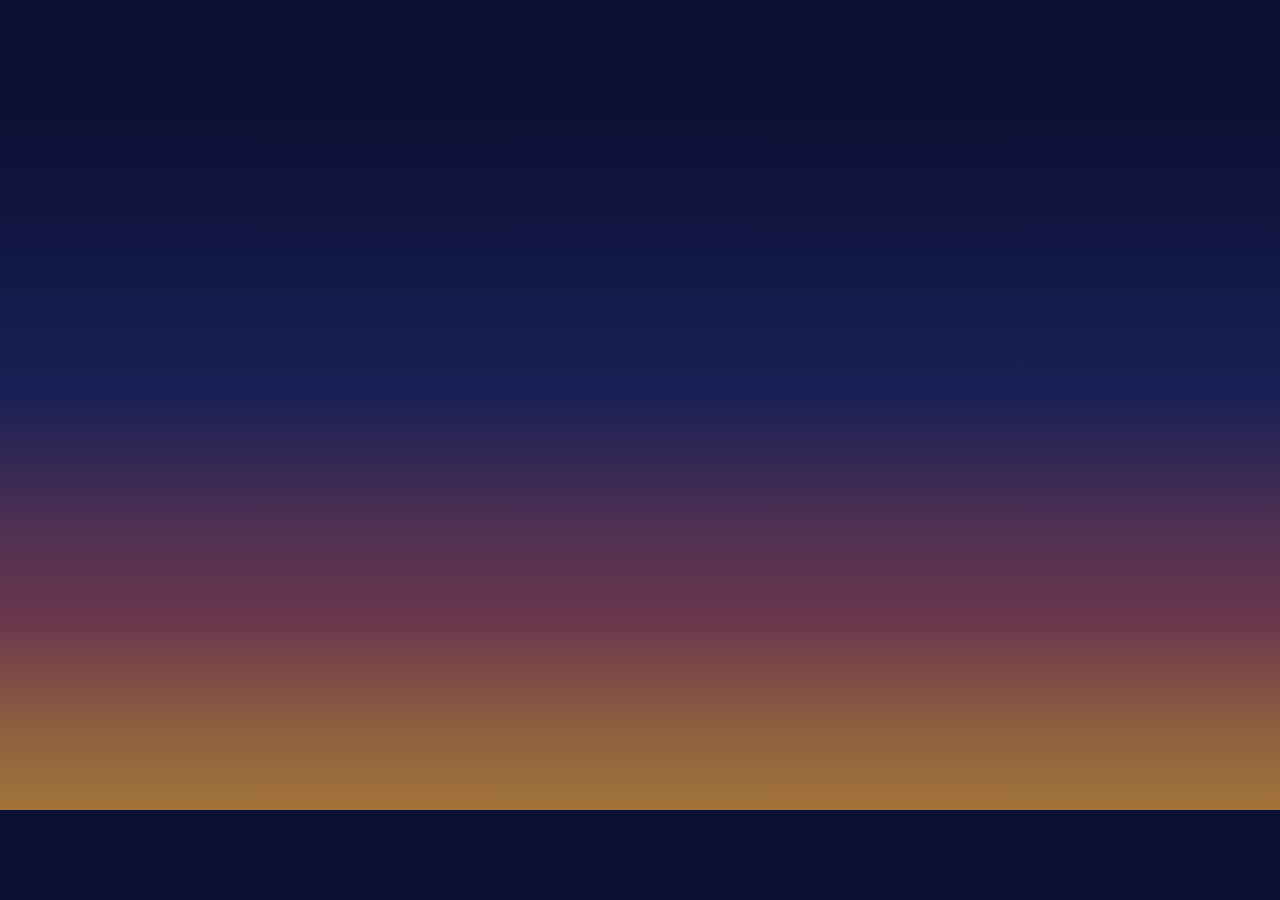
<file: invitacion.html>
<!doctype html>
<html lang="es">
<head>
  <meta charset="utf-8">
  <meta name="viewport" content="width=device-width, initial-scale=1">
  <title>Invitación — El Cielo en mi Ciudad</title>
  <meta name="robots" content="noindex, nofollow">
  <meta name="theme-color" content="#0B1033">
  <link rel="icon" href="assets/brand/favicon.svg" type="image/svg+xml">
  <link rel="preconnect" href="https://fonts.googleapis.com">
  <link rel="preconnect" href="https://fonts.gstatic.com" crossorigin>
  <link href="https://fonts.googleapis.com/css2?family=Archivo:wght@800;900&family=Instrument+Sans:wght@400;500;600&family=IBM+Plex+Mono:wght@400;500&display=swap" rel="stylesheet">
  <link rel="stylesheet" href="assets/styles.css?v=260817">
</head>
<body>
  <!-- Loop de invitación (14s, 1920×1080 con auto-escala) para proyectar en otras
       iglesias. Fondo: video cinematográfico self-hosted en Cloudflare Pages
       (fuera de git, 6 MB); el gradiente Amanecer queda debajo como respaldo. -->
  <div class="lxi">
    <div class="lxi-stage" id="js-stage">
      <div class="lxi-fondo lxi-fondo-video" aria-hidden="true" id="js-fondo"></div>
      <div class="lxi-horizonte" aria-hidden="true"></div>

      <!-- Lockup oficial (Logo del Design System): proporciones bloqueadas -->
      <div class="lxi-logo" role="img" aria-label="El Cielo en mi Ciudad — Congreso">
        <span class="lxi-top">EL CIELO</span>
        <span class="lxi-rule" aria-hidden="true"><i></i><b></b><i></i></span>
        <span class="lxi-main">EN MI CIUDAD</span>
        <span class="lxi-desc">CONGRESO</span>
      </div>

      <div class="lxi-mensaje">
        <div class="lxi-clip">
          <div class="lxi-cta">Aparta tu lugar</div>
          <div class="lxi-fecha"><b>14–16 AGO</b> · Mérida, Yucatán</div>
        </div>
      </div>
    </div>
  </div>

  <script src="assets/config.js?v=260816"></script>
  <script>
    /* Auto-escala del escenario 1920×1080 a cualquier pantalla/proyector
       (contain por el lado corto) + video de fondo desde el config. */
    (function () {
      var stage = document.getElementById("js-stage");
      function fit() {
        var s = Math.min(window.innerWidth / 1920, window.innerHeight / 1080);
        stage.style.transform = "translate(-50%, -50%) scale(" + s + ")";
      }
      fit();
      window.addEventListener("resize", fit);

      var cfg = window.ELCIELO || {};
      var fondo = document.getElementById("js-fondo");
      var reduce = window.matchMedia("(prefers-reduced-motion: reduce)").matches;
      if (cfg.videoInvitacion && !reduce) {
        var v = document.createElement("video");
        v.src = cfg.videoInvitacion;
        v.autoplay = true; v.muted = true; v.loop = true;
        v.setAttribute("playsinline", "");
        fondo.appendChild(v);
      } else {
        fondo.classList.remove("lxi-fondo-video");
      }
    })();
  </script>
</body>
</html>
</file>
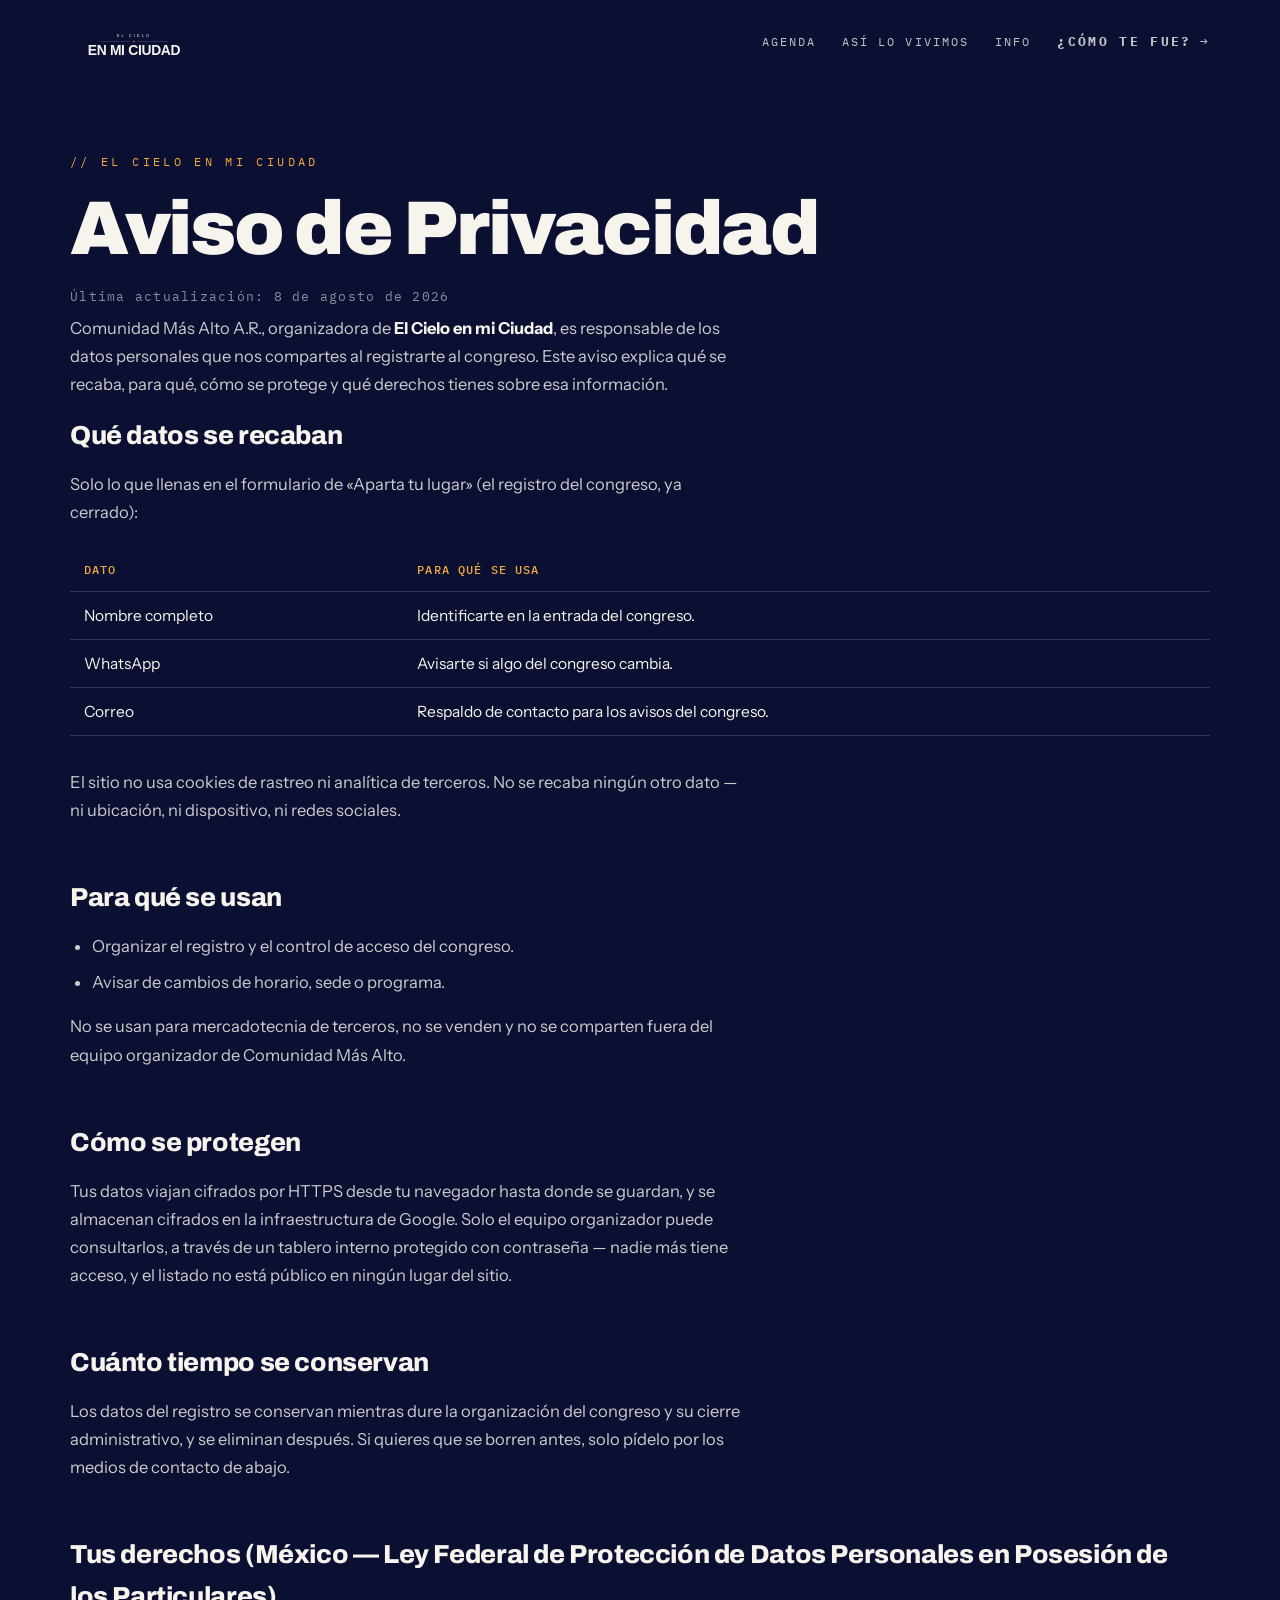
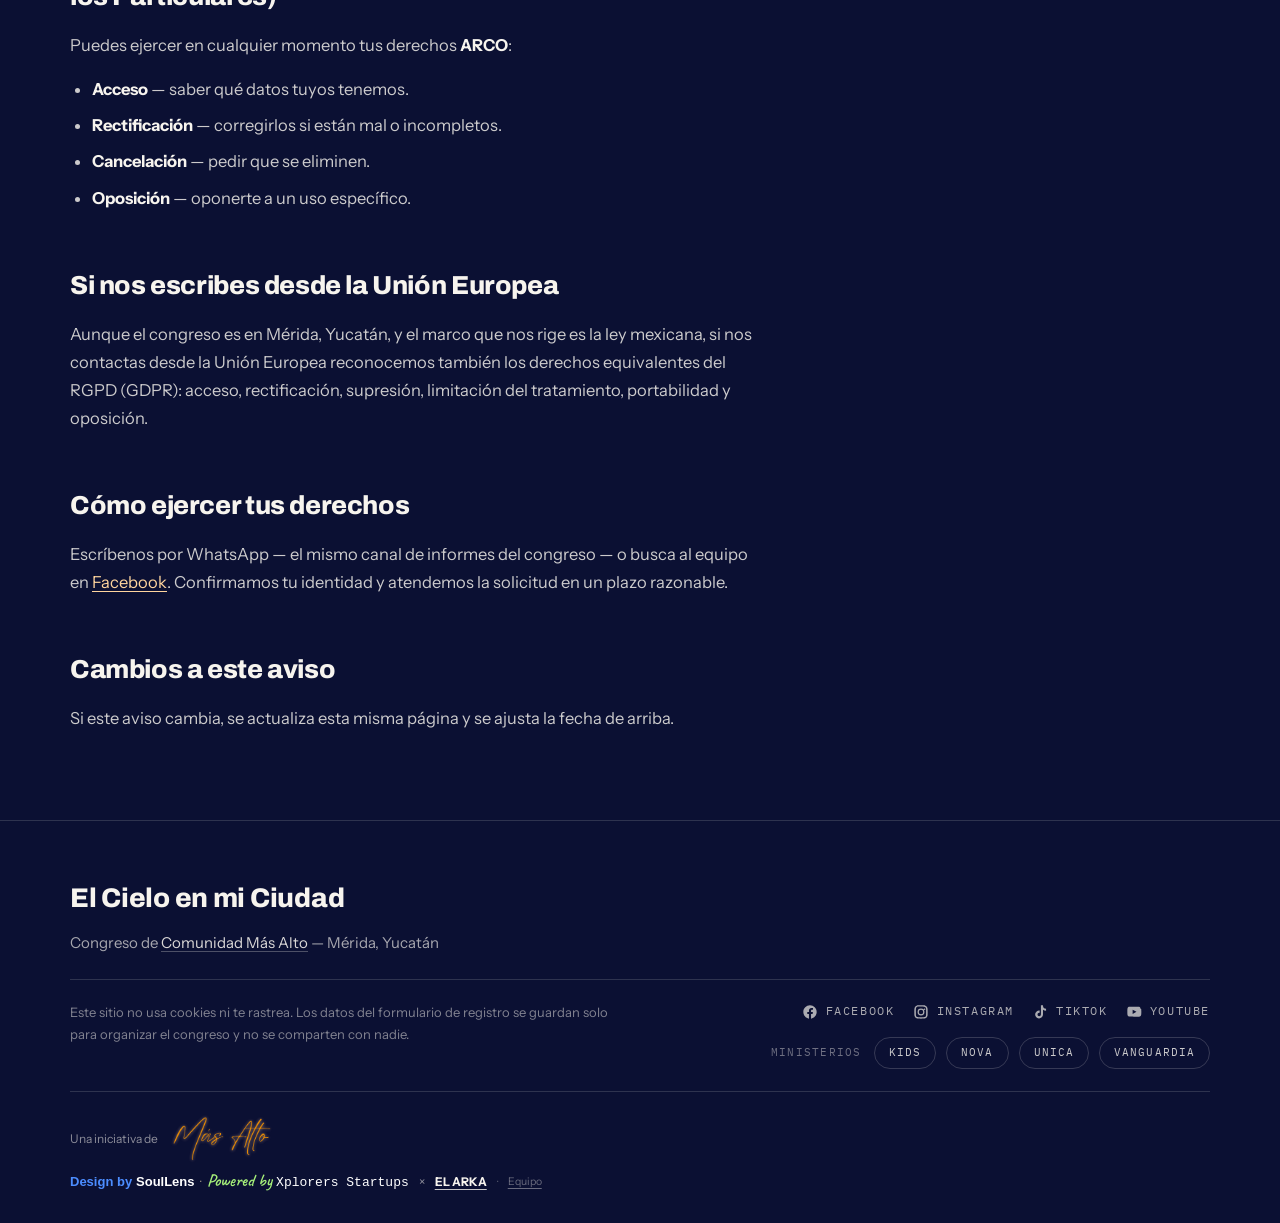
<file: privacidad.html>
<!doctype html>
<html lang="es">
<head>
  <meta charset="utf-8">
  <meta name="viewport" content="width=device-width, initial-scale=1">
  <title>Aviso de Privacidad — El Cielo en mi Ciudad</title>
  <meta name="description" content="Qué datos se recaban en el registro del congreso, para qué se usan y cómo ejercer tus derechos.">
  <link rel="canonical" href="https://elcielo.comunidadmasalto.org/privacidad.html">
  <meta name="theme-color" content="#0B1033">
  <meta name="robots" content="noindex">

  <link rel="icon" href="assets/brand/favicon.svg" type="image/svg+xml">
  <link rel="icon" href="assets/brand/favicon-32.png" sizes="32x32">
  <link rel="apple-touch-icon" href="assets/brand/apple-touch-icon.png">
  <link rel="manifest" href="manifest.webmanifest">
  <link rel="preconnect" href="https://fonts.googleapis.com">
  <link rel="preconnect" href="https://fonts.gstatic.com" crossorigin>
  <link href="https://fonts.googleapis.com/css2?family=Archivo:wght@800;900&family=Instrument+Sans:wght@400;500;600&family=IBM+Plex+Mono:wght@400;500&display=swap" rel="stylesheet">
<link rel="preconnect" href="https://fonts.googleapis.com"><link rel="preconnect" href="https://fonts.gstatic.com" crossorigin><link rel="stylesheet" href="https://fonts.googleapis.com/css2?family=Caveat:wght@600&display=swap">
  <link rel="stylesheet" href="assets/firma-flota.css">
  <link rel="stylesheet" href="assets/styles.css?v=260817">
  <style>
    /* Página de lectura larga: más ancho de texto y más aire entre
       párrafos que el resto del sitio, que es sobre todo scroll corto. */
    .lx-legal { padding-block: 8px 90px; }
    .lx-legal h2 {
      font-family: var(--font-display); font-weight: 800; font-size: clamp(21px, 3vw, 26px);
      letter-spacing: -.015em; margin: 52px 0 14px;
    }
    .lx-legal h2:first-of-type { margin-top: 0; }
    .lx-legal p, .lx-legal li { font-size: 16.5px; line-height: 1.7; max-width: 62ch; }
    .lx-legal p { margin: 0 0 16px; color: color-mix(in srgb, var(--lx-bone) 82%, transparent); }
    .lx-legal ul { margin: 0 0 16px; padding-left: 22px; }
    .lx-legal li { margin-bottom: 8px; color: color-mix(in srgb, var(--lx-bone) 82%, transparent); }
    .lx-legal strong { color: var(--lx-bone); }
    .lx-legal a { color: var(--lx-amber-light); }
    .lx-legal-fecha {
      font-family: var(--font-marker); font-size: 12.5px; letter-spacing: .1em;
      color: color-mix(in srgb, var(--lx-bone) 55%, transparent); margin-top: -6px;
    }
    .lx-tabla-datos {
      width: 100%; border-collapse: collapse; margin: 8px 0 24px; font-size: 15.5px;
    }
    .lx-tabla-datos th, .lx-tabla-datos td {
      text-align: left; padding: 11px 14px; border-bottom: 1px solid var(--lx-border-dark);
      vertical-align: top;
    }
    .lx-tabla-datos th {
      font-family: var(--font-marker); font-size: 11.5px; letter-spacing: .1em; text-transform: uppercase;
      color: var(--lx-amber); font-weight: 500;
    }
    .lx-tabla-wrap { overflow-x: auto; margin-bottom: 8px; }
  </style>
</head>
<body>
  <header class="top top-solid">
    <a class="top-logo" href="index.html" aria-label="El Cielo en mi Ciudad — inicio">
      <img src="assets/brand/logo-reducida-sin-descriptor.svg" alt="El Cielo en mi Ciudad">
    </a>
    <nav class="top-nav" id="js-top-nav" aria-label="Navegación">
      <a href="agenda.html">Agenda</a>
      <a href="asi-lo-vivimos.html">Así lo vivimos</a>
      <a href="info.html">Info</a>
      <a class="lx-btn" href="encuesta.html" data-cta-fallback="none">¿Cómo te fue?</a>
    </nav>
    <button class="top-burger" id="js-top-burger" type="button" aria-label="Abrir menú" aria-expanded="false" aria-controls="js-top-nav">
      <span></span><span></span><span></span>
    </button>
  </header>

  <section class="lx-on-night page-head" aria-labelledby="priv-t">
    <div class="lx-container">
      <span class="lx-kicker">// el cielo en mi ciudad</span>
      <h1 id="priv-t" class="lx-h1">Aviso de Privacidad</h1>
      <p class="lx-legal-fecha">Última actualización: 8 de agosto de 2026</p>
    </div>
  </section>

  <section class="lx-on-night lx-legal" aria-label="Aviso de privacidad">
    <div class="lx-container">

      <p>Comunidad Más Alto A.R., organizadora de <strong>El Cielo en mi Ciudad</strong>, es responsable de los datos personales que nos compartes al registrarte al congreso. Este aviso explica qué se recaba, para qué, cómo se protege y qué derechos tienes sobre esa información.</p>

      <h2>Qué datos se recaban</h2>
      <p>Solo lo que llenas en el formulario de «Aparta tu lugar» (el registro del congreso, ya cerrado):</p>
      <div class="lx-tabla-wrap">
        <table class="lx-tabla-datos">
          <thead><tr><th>Dato</th><th>Para qué se usa</th></tr></thead>
          <tbody>
            <tr><td>Nombre completo</td><td>Identificarte en la entrada del congreso.</td></tr>
            <tr><td>WhatsApp</td><td>Avisarte si algo del congreso cambia.</td></tr>
            <tr><td>Correo</td><td>Respaldo de contacto para los avisos del congreso.</td></tr>
          </tbody>
        </table>
      </div>
      <p>El sitio no usa cookies de rastreo ni analítica de terceros. No se recaba ningún otro dato — ni ubicación, ni dispositivo, ni redes sociales.</p>

      <h2>Para qué se usan</h2>
      <ul>
        <li>Organizar el registro y el control de acceso del congreso.</li>
        <li>Avisar de cambios de horario, sede o programa.</li>
      </ul>
      <p>No se usan para mercadotecnia de terceros, no se venden y no se comparten fuera del equipo organizador de Comunidad Más Alto.</p>

      <h2>Cómo se protegen</h2>
      <p>Tus datos viajan cifrados por HTTPS desde tu navegador hasta donde se guardan, y se almacenan cifrados en la infraestructura de Google. Solo el equipo organizador puede consultarlos, a través de un tablero interno protegido con contraseña — nadie más tiene acceso, y el listado no está público en ningún lugar del sitio.</p>

      <h2>Cuánto tiempo se conservan</h2>
      <p>Los datos del registro se conservan mientras dure la organización del congreso y su cierre administrativo, y se eliminan después. Si quieres que se borren antes, solo pídelo por los medios de contacto de abajo.</p>

      <h2>Tus derechos (México — Ley Federal de Protección de Datos Personales en Posesión de los Particulares)</h2>
      <p>Puedes ejercer en cualquier momento tus derechos <strong>ARCO</strong>:</p>
      <ul>
        <li><strong>Acceso</strong> — saber qué datos tuyos tenemos.</li>
        <li><strong>Rectificación</strong> — corregirlos si están mal o incompletos.</li>
        <li><strong>Cancelación</strong> — pedir que se eliminen.</li>
        <li><strong>Oposición</strong> — oponerte a un uso específico.</li>
      </ul>

      <h2>Si nos escribes desde la Unión Europea</h2>
      <p>Aunque el congreso es en Mérida, Yucatán, y el marco que nos rige es la ley mexicana, si nos contactas desde la Unión Europea reconocemos también los derechos equivalentes del RGPD (GDPR): acceso, rectificación, supresión, limitación del tratamiento, portabilidad y oposición.</p>

      <h2>Cómo ejercer tus derechos</h2>
      <p>Escríbenos por WhatsApp — el mismo canal de informes del congreso — o busca al equipo en <a href="https://www.facebook.com/comunidadmasalto" target="_blank" rel="noopener">Facebook</a>. Confirmamos tu identidad y atendemos la solicitud en un plazo razonable.</p>

      <h2>Cambios a este aviso</h2>
      <p>Si este aviso cambia, se actualiza esta misma página y se ajusta la fecha de arriba.</p>

    </div>
  </section>

  <footer class="footer">
    <div class="lx-container">
      <div class="footer-masthead">
        <p class="footer-brand">El Cielo en mi Ciudad</p>
        <p class="ministry">Congreso de <a href="https://comunidadmasalto.org/" target="_blank" rel="noopener">Comunidad Más Alto</a> — Mérida, Yucatán</p>
      </div>
      <div class="footer-rule"></div>
      <div class="footer-row">
        <p class="privacy">Este sitio no usa cookies ni te rastrea. Los datos del formulario de registro se guardan solo para organizar el congreso y no se comparten con nadie.</p>
        <div class="footer-links-col">
          <div class="footer-social-links">
            <a class="footer-social" href="https://www.facebook.com/comunidadmasalto" target="_blank" rel="noopener" aria-label="Comunidad Más Alto en Facebook">
              <svg viewBox="0 0 24 24" fill="currentColor" aria-hidden="true"><path d="M22 12.06C22 6.5 17.52 2 12 2S2 6.5 2 12.06c0 5 3.66 9.15 8.44 9.94v-7.03H7.9v-2.9h2.54V9.85c0-2.51 1.49-3.9 3.78-3.9 1.09 0 2.24.2 2.24.2v2.46h-1.26c-1.24 0-1.63.77-1.63 1.56v1.88h2.78l-.44 2.9h-2.34V22c4.78-.79 8.44-4.94 8.44-9.94Z"/></svg>
              Facebook
            </a>
            <a class="footer-social" href="https://www.instagram.com/comunidad_masalto/" target="_blank" rel="noopener" aria-label="Comunidad Más Alto en Instagram">
              <svg viewBox="0 0 24 24" fill="currentColor" aria-hidden="true"><path d="M12 2c2.7 0 3.05.01 4.12.06 1.06.05 1.79.22 2.43.47.66.26 1.21.6 1.76 1.15.55.55.9 1.1 1.15 1.76.25.64.42 1.37.47 2.43.05 1.07.06 1.42.06 4.12s-.01 3.05-.06 4.12c-.05 1.06-.22 1.79-.47 2.43a4.9 4.9 0 0 1-1.15 1.76 4.9 4.9 0 0 1-1.76 1.15c-.64.25-1.37.42-2.43.47-1.07.05-1.42.06-4.12.06s-3.05-.01-4.12-.06c-1.06-.05-1.79-.22-2.43-.47a4.9 4.9 0 0 1-1.76-1.15 4.9 4.9 0 0 1-1.15-1.76c-.25-.64-.42-1.37-.47-2.43C2.01 15.05 2 14.7 2 12s.01-3.05.06-4.12c.05-1.06.22-1.79.47-2.43.26-.66.6-1.21 1.15-1.76A4.9 4.9 0 0 1 5.44 2.53c.64-.25 1.37-.42 2.43-.47C8.95 2.01 9.3 2 12 2Zm0 1.8c-2.65 0-2.96.01-4.01.06-.86.04-1.33.18-1.64.3-.41.16-.7.35-1.01.66-.31.31-.5.6-.66 1.01-.12.31-.26.78-.3 1.64C4.33 8.72 4.32 9.03 4.32 12s.01 3.28.06 4.33c.04.86.18 1.33.3 1.64.16.41.35.7.66 1.01.31.31.6.5 1.01.66.31.12.78.26 1.64.3 1.05.05 1.36.06 4.01.06s2.96-.01 4.01-.06c.86-.04 1.33-.18 1.64-.3.41-.16.7-.35 1.01-.66.31-.31.5-.6.66-1.01.12-.31.26-.78.3-1.64.05-1.05.06-1.36.06-4.33s-.01-3.28-.06-4.33c-.04-.86-.18-1.33-.3-1.64a2.7 2.7 0 0 0-.66-1.01 2.7 2.7 0 0 0-1.01-.66c-.31-.12-.78-.26-1.64-.3C14.96 3.81 14.65 3.8 12 3.8Zm0 3.05a5.15 5.15 0 1 1 0 10.3 5.15 5.15 0 0 1 0-10.3Zm0 1.8a3.35 3.35 0 1 0 0 6.7 3.35 3.35 0 0 0 0-6.7Zm5.36-2a1.2 1.2 0 1 1 0 2.4 1.2 1.2 0 0 1 0-2.4Z"/></svg>
              Instagram
            </a>
            <a class="footer-social" href="https://www.tiktok.com/@comunidad_masalto" target="_blank" rel="noopener" aria-label="Comunidad Más Alto en TikTok">
              <svg viewBox="0 0 24 24" fill="currentColor" aria-hidden="true"><path d="M16.5 2h-3.1v13.6a2.6 2.6 0 1 1-2.6-2.6c.24 0 .47.03.69.08V9.9a5.9 5.9 0 1 0 5.01 5.83V8.77a7.9 7.9 0 0 0 4.6 1.47V7.14a4.7 4.7 0 0 1-4.6-4.63V2Z"/></svg>
              TikTok
            </a>
            <a class="footer-social" href="https://www.youtube.com/@comunidadmasalto" target="_blank" rel="noopener" aria-label="Comunidad Más Alto en YouTube">
              <svg viewBox="0 0 24 24" fill="currentColor" aria-hidden="true"><path d="M21.8 7.2s-.2-1.53-.83-2.2c-.8-.86-1.7-.86-2.11-.91C15.94 4 12 4 12 4h-.01s-3.94 0-6.86.09c-.41.05-1.3.05-2.11.91-.63.67-.83 2.2-.83 2.2S2 9 2 10.8v1.4c0 1.8.19 3.6.19 3.6s.2 1.53.83 2.2c.8.86 1.86.83 2.33.92 1.69.17 7.19.2 7.65.2 0 0 3.95 0 6.87-.09.41-.05 1.3-.05 2.11-.91.63-.67.83-2.2.83-2.2s.19-1.8.19-3.6v-1.4c0-1.8-.19-3.6-.19-3.6ZM9.96 14.98V8.62l5.75 3.19-5.75 3.17Z"/></svg>
              YouTube
            </a>
          </div>
          <div class="footer-ministerios">
            <span class="footer-ministerios-label">Ministerios</span>
            <a class="footer-ministerio" href="https://kids.comunidadmasalto.org/" target="_blank" rel="noopener">Kids</a>
            <a class="footer-ministerio" href="https://nova.comunidadmasalto.org/" target="_blank" rel="noopener">Nova</a>
            <a class="footer-ministerio" href="https://unica.comunidadmasalto.org/" target="_blank" rel="noopener">Unica</a>
            <a class="footer-ministerio" href="https://vanguardia.comunidadmasalto.org/" target="_blank" rel="noopener">Vanguardia</a>
          </div>
        </div>
      </div>
      <div class="footer-rule"></div>
      <div class="credits">
        <span class="lx-credit-cma">Una iniciativa de <a class="lx-cma-word" href="https://comunidadmasalto.org/" target="_blank" rel="noopener"><img src="assets/brand/cma/masalto-wordmark.png" alt="Comunidad Más Alto"></a></span>
        <p class="credits-linea">
          <span class="firma-flota"><a href="https://soullensstudios.live" target="_blank" rel="noopener"><span class="firma-flota__design">Design by</span><span class="firma-flota__soul firma-flota__marca">SoulLens</span></a><span class="firma-flota__sep" aria-hidden="true">&middot;</span><a href="https://xplorerstartups.ai" target="_blank" rel="noopener"><span class="firma-flota__powered">Powered by</span><span class="firma-flota__xpl firma-flota__marca">Xplorers Startups</span></a></span> × <a href="https://elarka.ong/" target="_blank" rel="noopener"><strong>EL ARKA</strong></a>
          <span class="credits-sep">·</span>
          <a href="guion.html" class="footer-team">Equipo</a>
        </p>
      </div>
    </div>
  </footer>

  <script src="assets/config.js?v=260816"></script>
  <script type="module" src="assets/main.js?v=260816"></script>
</body>
</html>
</file>
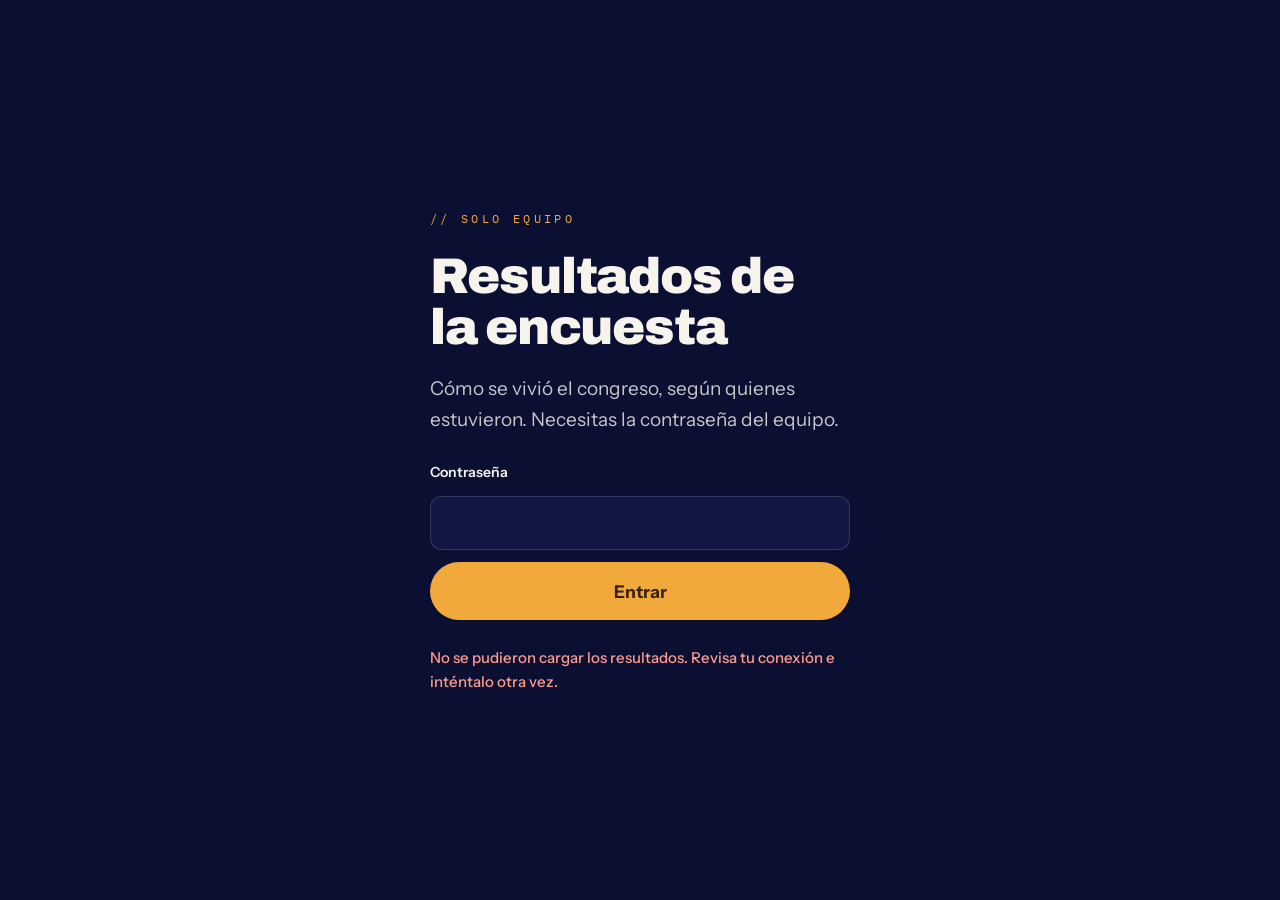
<file: resultados.html>
<!doctype html>
<html lang="es">
<head>
  <meta charset="utf-8">
  <meta name="viewport" content="width=device-width, initial-scale=1">
  <title>Resultados de la encuesta — El Cielo en mi Ciudad</title>
  <meta name="robots" content="noindex, nofollow">
  <meta name="theme-color" content="#0B1033">
  <link rel="icon" href="assets/brand/favicon.svg" type="image/svg+xml">
  <link rel="preconnect" href="https://fonts.googleapis.com">
  <link rel="preconnect" href="https://fonts.gstatic.com" crossorigin>
  <link href="https://fonts.googleapis.com/css2?family=Archivo:wght@800;900&family=Instrument+Sans:wght@400;500;600&family=IBM+Plex+Mono:wght@400;500&display=swap" rel="stylesheet">
  <link rel="stylesheet" href="assets/styles.css?v=260817">
</head>
<body class="res-body">

  <!-- PUERTA — misma contraseña del tablero de asistencia. Los datos solo
       salen del servidor después de verificarla; esta pantalla no guarda
       nada ni decide nada por su cuenta. -->
  <div class="res-puerta" id="js-puerta">
    <div class="res-puerta-caja">
      <span class="lx-kicker">// solo equipo</span>
      <h1 class="lx-h2">Resultados de la encuesta</h1>
      <p class="lx-lead">Cómo se vivió el congreso, según quienes estuvieron. Necesitas la contraseña del equipo.</p>
      <form id="js-form-clave" class="res-form">
        <label for="clave" class="res-label">Contraseña</label>
        <input type="password" id="clave" autocomplete="current-password" required>
        <button class="enc-btn" type="submit" id="js-entrar">Entrar</button>
        <p class="enc-error" id="js-err" hidden></p>
      </form>
    </div>
  </div>

  <!-- TABLERO -->
  <main class="res-panel" id="js-panel" hidden>

    <header class="res-top">
      <div>
        <span class="lx-kicker">// El Cielo en mi Ciudad · 1ª edición</span>
        <h1 class="res-h1">Cómo se vivió</h1>
      </div>
      <div class="res-top-acciones">
        <span class="res-vivo" id="js-vivo" title="Se actualiza solo cada 60 segundos">
          <span class="res-vivo-punto"></span><span id="js-vivo-txt">En vivo</span>
        </span>
        <button class="res-btn-ghost" type="button" id="js-refrescar">Actualizar</button>
        <button class="res-btn-ghost" type="button" id="js-salir">Salir</button>
      </div>
    </header>

    <!-- Estado sin respuestas: honesto, no un tablero de ceros -->
    <div class="res-vacio" id="js-res-vacio" hidden>
      <div class="res-vacio-ico" aria-hidden="true">
        <svg viewBox="0 0 24 24" fill="none" stroke="currentColor" stroke-width="1.6" stroke-linecap="round"><path d="M21 15a2 2 0 0 1-2 2H7l-4 4V5a2 2 0 0 1 2-2h14a2 2 0 0 1 2 2z"/></svg>
      </div>
      <h2 class="lx-h3">Todavía no hay respuestas</h2>
      <p class="lx-lead">En cuanto alguien conteste la encuesta, sus cifras aparecen aquí solas. Comparte el link para empezar a recibirlas.</p>
      <p class="res-link-encuesta">elcielo.comunidadmasalto.org/encuesta.html</p>
    </div>

    <div id="js-res-datos" hidden>

      <!-- KPIs de cabecera -->
      <section class="res-kpis" aria-label="Indicadores principales">
        <article class="res-kpi res-kpi-alto">
          <span class="res-kpi-l">Respuestas</span>
          <b class="res-kpi-n tabular" id="k-total">—</b>
          <span class="res-kpi-pie" id="k-total-pie"></span>
        </article>
        <article class="res-kpi">
          <span class="res-kpi-l">Recomendación</span>
          <b class="res-kpi-n tabular" id="k-nps">—</b>
          <span class="res-kpi-pie">de 100 · qué tanto lo recomiendan</span>
          <div class="res-medidor"><div class="res-medidor-fill" id="k-nps-fill"></div></div>
        </article>
        <article class="res-kpi">
          <span class="res-kpi-l">Volvería el próximo año</span>
          <b class="res-kpi-n tabular" id="k-volver">—</b>
          <span class="res-kpi-pie" id="k-volver-pie"></span>
          <div class="res-medidor"><div class="res-medidor-fill" id="k-volver-fill"></div></div>
        </article>
        <article class="res-kpi">
          <span class="res-kpi-l">Calificación general</span>
          <b class="res-kpi-n tabular" id="k-prom">—</b>
          <span class="res-kpi-pie">promedio de las 5 partes, sobre 5</span>
          <div class="res-estrellas-vis" id="k-prom-estrellas" aria-hidden="true"></div>
        </article>
      </section>

      <div class="res-grid">

        <!-- Qué funcionó y qué no — el dato accionable -->
        <section class="res-caja res-caja-ancha" aria-labelledby="partes-t">
          <div class="res-caja-head">
            <h2 id="partes-t" class="res-caja-t">Qué funcionó y qué no</h2>
            <span class="res-caja-nota">Promedio sobre 5 · ordenado de mejor a peor</span>
          </div>
          <div class="res-barras" id="k-partes"></div>
          <p class="res-lectura" id="k-partes-lectura"></p>
        </section>

        <!-- Cómo se enteraron — a dónde va el esfuerzo el año que viene -->
        <section class="res-caja" aria-labelledby="canal-t">
          <div class="res-caja-head">
            <h2 id="canal-t" class="res-caja-t">Cómo se enteraron</h2>
            <span class="res-caja-nota">Dónde invertir el año que viene</span>
          </div>
          <div class="res-barras res-barras-canal" id="k-canales"></div>
        </section>

        <!-- Asistencia por día declarada -->
        <section class="res-caja" aria-labelledby="dias-t">
          <div class="res-caja-head">
            <h2 id="dias-t" class="res-caja-t">Qué día vinieron</h2>
            <span class="res-caja-nota">De quienes contestaron</span>
          </div>
          <div class="res-barras res-barras-canal" id="k-dias"></div>
        </section>

        <!-- Una palabra — el pulso emocional -->
        <section class="res-caja res-caja-ancha" aria-labelledby="palabra-t">
          <div class="res-caja-head">
            <h2 id="palabra-t" class="res-caja-t">Cómo se fueron</h2>
            <span class="res-caja-nota">En una palabra · el tamaño es cuántas veces se repitió</span>
          </div>
          <div class="res-nube" id="k-palabras"></div>
        </section>

        <!-- Textos abiertos: lo que de verdad se lee -->
        <section class="res-caja res-caja-ancha" aria-labelledby="abiertas-t">
          <div class="res-caja-head">
            <h2 id="abiertas-t" class="res-caja-t">Lo que escribieron</h2>
            <div class="res-tabs" role="tablist" aria-label="Elegir pregunta">
              <button class="res-tab" type="button" role="tab" aria-selected="true" data-campo="cambiar">Qué cambiarían</button>
              <button class="res-tab" type="button" role="tab" aria-selected="false" data-campo="faltar">Qué no puede faltar</button>
            </div>
          </div>
          <div class="res-citas" id="k-citas"></div>
        </section>

      </div>

      <p class="res-pie">
        <span id="k-actualizado"></span>
        <span class="res-pie-sep">·</span>
        Solo cifras y comentarios. Nombre y contacto no salen de la hoja del equipo.
      </p>
    </div>
  </main>

  <script src="assets/config.js?v=260817"></script>
  <script src="assets/resultados.js?v=260817"></script>
</body>
</html>
</file>
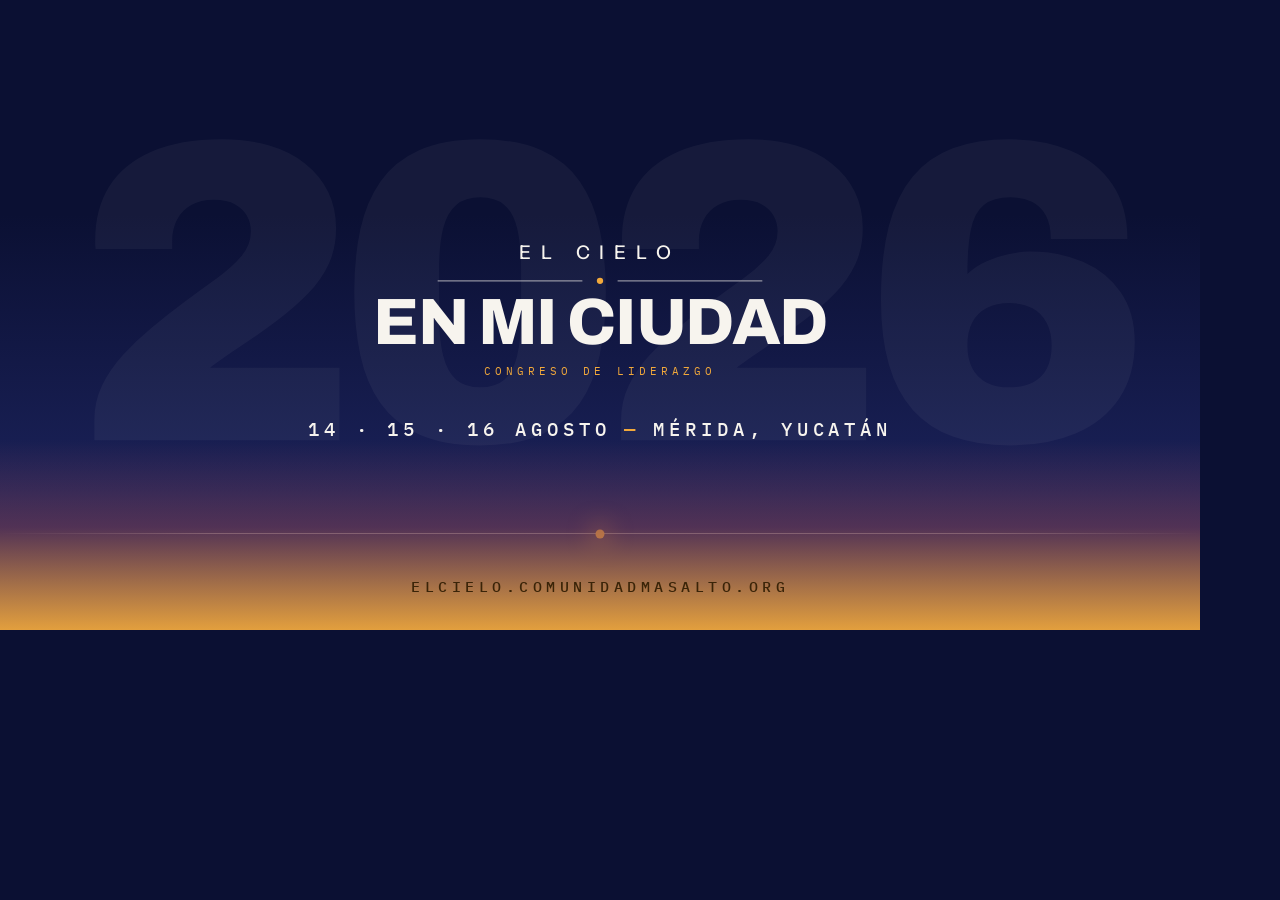
<file: _fuente/og-card.html>
<!doctype html>
<html lang="es">
<head>
<meta charset="utf-8">
<title>Fuente editable · tarjeta OG — El Cielo en mi Ciudad</title>
<!--
  Tarjeta de vista previa (og:image) — 1200×630.
  Sistema visual Amanecer v1.0. Base índigo, ámbar como consecuencia.
  El congreso cambia de edición: la fecha y la sede de abajo son campos variables.

  Para regenerar el PNG:
  "/Applications/Google Chrome.app/Contents/MacOS/Google Chrome" --headless=new \
    --screenshot=og.png --window-size=1200,630 --hide-scrollbars \
    --force-device-scale-factor=1 --virtual-time-budget=10000 \
    file://$PWD/_fuente/og-card.html
-->
<link rel="preconnect" href="https://fonts.googleapis.com">
<link rel="preconnect" href="https://fonts.gstatic.com" crossorigin>
<link href="https://fonts.googleapis.com/css2?family=Archivo:wght@800;900&family=Instrument+Sans:wght@400;500&family=IBM+Plex+Mono:wght@400;500&display=block" rel="stylesheet">
<style>
  :root{
    --indigo-noche:#0B1033;
    --indigo-medio:#1A2158;
    --ambar:#F2A93B;
    --ambar-claro:#FFD59E;
    --hueso:#F7F4EE;
  }
  *{margin:0;padding:0;box-sizing:border-box}
  html,body{width:1200px;height:630px;overflow:hidden;background:var(--indigo-noche)}

  .tarjeta{
    position:relative;width:1200px;height:630px;overflow:hidden;
    background:linear-gradient(180deg,#0B1033 0%,#0B1033 34%,#1A2158 78%,#2E2A5B 100%);
    display:flex;flex-direction:column;align-items:center;justify-content:center;
  }

  /* Recurso 3 · la cifra fantasma — textura, nunca lectura */
  .fantasma{
    position:absolute;top:50%;left:50%;transform:translate(-50%,-54%);
    font-family:Archivo,"Arial Black",sans-serif;font-weight:900;font-size:430px;
    letter-spacing:-.055em;color:var(--hueso);opacity:.045;white-space:nowrap;
    user-select:none;
  }

  /* El amanecer: la luz entra por abajo, como a las 6:40 */
  .resplandor{
    position:absolute;left:0;right:0;bottom:0;height:190px;
    background:linear-gradient(180deg,rgba(123,62,82,0) 0%,rgba(123,62,82,.55) 46%,rgba(242,169,59,.92) 100%);
  }

  /* Recurso 2 · el horizonte — filete hairline con nodo ámbar */
  .horizonte{
    position:absolute;left:0;right:0;bottom:96px;height:1px;
    background:linear-gradient(90deg,rgba(247,244,238,0) 0%,rgba(247,244,238,.45) 18%,rgba(247,244,238,.45) 82%,rgba(247,244,238,0) 100%);
  }
  .horizonte::after{
    content:"";position:absolute;left:50%;top:50%;transform:translate(-50%,-50%);
    width:9px;height:9px;border-radius:50%;background:var(--ambar);
    box-shadow:0 0 22px 5px rgba(242,169,59,.5);
  }

  .lockup{position:relative;width:604px;margin-bottom:26px}
  .lockup svg{display:block;width:100%;height:auto}

  /* Voz señal · IBM Plex Mono en mayúsculas */
  .datos{
    position:relative;
    font-family:"IBM Plex Mono","Courier New",monospace;font-weight:500;
    font-size:19px;letter-spacing:.26em;color:var(--hueso);
    text-transform:uppercase;white-space:nowrap;
  }
  .datos .sep{color:var(--ambar);margin:0 .7em}

  .sede{
    position:absolute;left:0;right:0;bottom:34px;text-align:center;
    font-family:"IBM Plex Mono","Courier New",monospace;font-weight:500;
    font-size:15px;letter-spacing:.3em;color:#3A2408;text-transform:uppercase;
  }
</style>
</head>
<body>
<div class="tarjeta">
  <div class="fantasma">2026</div>

  <!-- Logotipo principal, íntegro. No se recompone ni se recolorea. -->
  <div class="lockup">
    <svg xmlns="http://www.w3.org/2000/svg" viewBox="0 0 960 320" role="img" aria-label="El Cielo en mi Ciudad — Congreso de Liderazgo">
      <text x="480" y="112" text-anchor="middle" font-family="Instrument Sans, Arial, sans-serif" font-weight="500" font-size="30" letter-spacing="15.6" fill="#F7F4EE" xml:space="preserve">EL CIELO</text>
      <line x1="222" y1="146" x2="452" y2="146" stroke="#F7F4EE" stroke-opacity="0.55" stroke-width="2"></line>
      <line x1="508" y1="146" x2="738" y2="146" stroke="#F7F4EE" stroke-opacity="0.55" stroke-width="2"></line>
      <circle cx="480" cy="146" r="5" fill="#F2A93B"></circle>
      <text x="480" y="246" text-anchor="middle" font-family="Archivo, Arial Black, sans-serif" font-weight="800" font-size="104" letter-spacing="-2.3" fill="#F7F4EE">EN MI CIUDAD</text>
      <text x="480" y="296" text-anchor="middle" font-family="IBM Plex Mono, Courier New, monospace" font-weight="400" font-size="17" letter-spacing="6.5" fill="#F2A93B" xml:space="preserve">CONGRESO DE LIDERAZGO</text>
    </svg>
  </div>

  <div class="datos">14 &middot; 15 &middot; 16 agosto<span class="sep">&mdash;</span>M&eacute;rida, Yucat&aacute;n</div>

  <div class="horizonte"></div>
  <div class="resplandor"></div>
  <div class="sede">elcielo.comunidadmasalto.org</div>
</div>
</body>
</html>
</file>
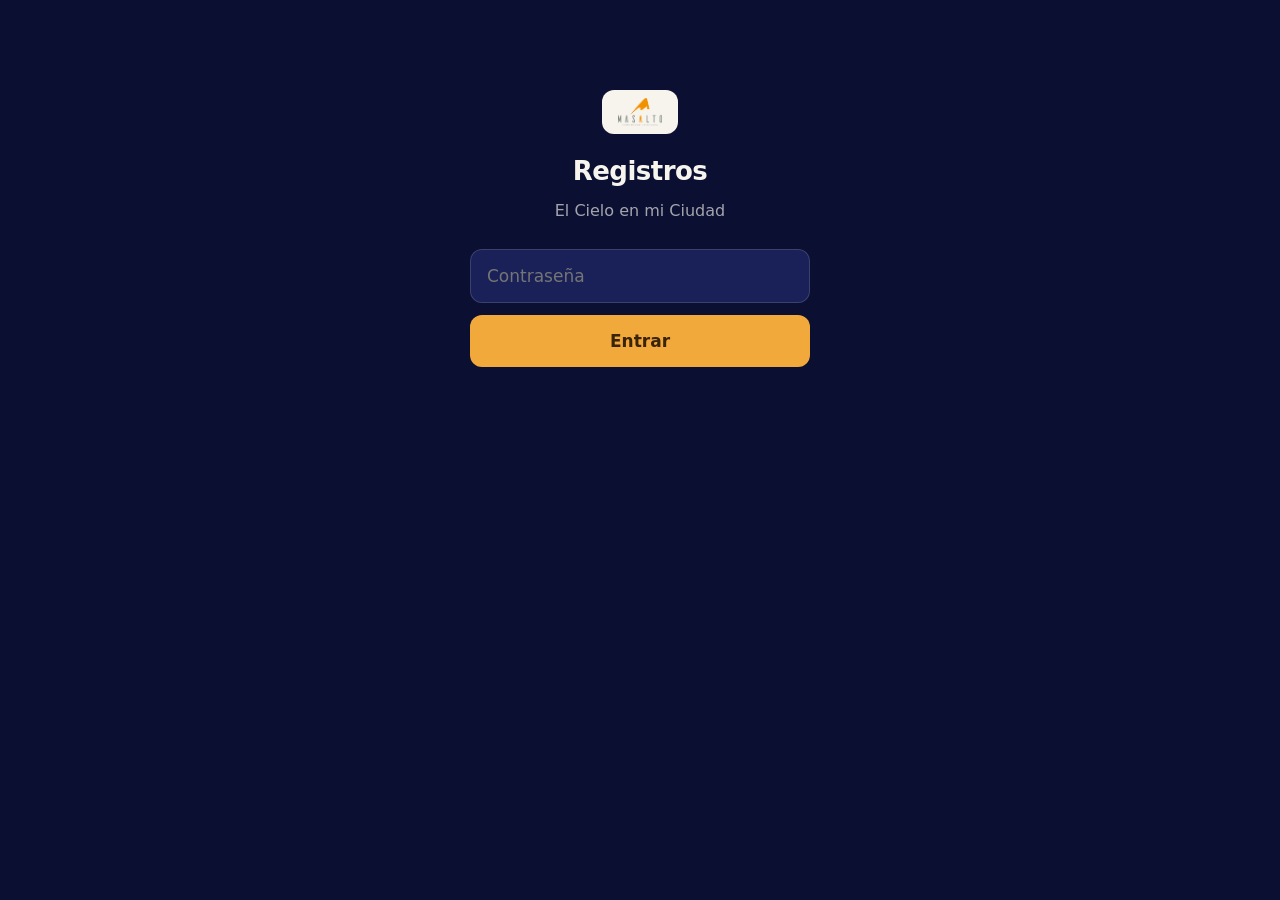
<file: _fuente/apps-script/tablero.html>
<!DOCTYPE html>
<html lang="es">
<head>
<meta charset="utf-8">
<title>Registros · El Cielo en mi Ciudad</title>
<meta name="robots" content="noindex, nofollow">
<style>
  /* Tablero interno del equipo. Se usa de pie, en la puerta, con el
     celular en una mano — por eso todo es grande y de un solo toque.
     Sin fuentes ni imágenes externas (el logo va embebido en base64):
     si el wifi de la sede va lento, esto abre igual. */
  :root{
    --noche:#0B1033; --medio:#1A2158; --ambar:#F2A93B; --ambar-claro:#FFD59E;
    --hueso:#F7F4EE; --verde:#25D366; --borde:rgba(247,244,238,.15);
  }
  *{box-sizing:border-box;-webkit-tap-highlight-color:transparent}
  body{
    margin:0;background:var(--noche);color:var(--hueso);
    font-family:-apple-system,BlinkMacSystemFont,"Segoe UI",system-ui,sans-serif;
    font-size:17px;line-height:1.5;
  }
  .env{max-width:820px;margin:0 auto;padding:20px 16px 60px}
  .logo-cma{display:block;height:44px;width:auto;margin:0 auto 18px;
    background:var(--hueso);padding:8px 16px;border-radius:12px}

  /* ── Puerta ── */
  .puerta{max-width:380px;margin:10vh auto 0;padding:0 20px;text-align:center}
  .puerta h1{font-size:26px;margin:0 0 8px;letter-spacing:-.02em}
  .puerta p{color:rgba(247,244,238,.65);font-size:16px;margin:0 0 26px}
  input{
    width:100%;padding:16px;font-size:17px;border-radius:12px;
    border:1px solid var(--borde);background:var(--medio);color:var(--hueso);
    font-family:inherit;
  }
  input:focus{outline:2px solid var(--ambar);outline-offset:2px}
  .btn{
    width:100%;margin-top:12px;padding:16px;font-size:17px;font-weight:600;
    border:0;border-radius:12px;background:var(--ambar);color:#3A2408;
    cursor:pointer;font-family:inherit;
  }
  .btn:active{opacity:.85}
  .error{color:#FF9A8E;font-size:15px;margin-top:14px;min-height:20px}

  /* ── Resumen ── */
  header.top{
    display:flex;justify-content:space-between;align-items:center;
    gap:12px;flex-wrap:wrap;margin-bottom:18px;
  }
  header.top .marca{display:flex;align-items:center;gap:12px}
  header.top .acciones-top{display:flex;align-items:center;gap:8px}
  header.top .logo-cma{margin:0;height:32px}
  header.top h1{font-size:21px;margin:0;letter-spacing:-.01em}
  .salir{background:none;border:0;color:rgba(247,244,238,.5);font-size:15px;
    cursor:pointer;font-family:inherit;padding:4px}
  /* ── Pestañas de día — mismo patrón que la agenda pública: se abre
     en la de HOY, y todo lo de abajo (cifras, lista, check) se filtra
     por la pestaña activa. ── */
  .dia-tabs{display:flex;gap:8px;margin-bottom:16px}
  .dia-tab{
    flex:1;padding:13px 0;border-radius:10px;border:1px solid var(--borde);
    background:var(--medio);color:rgba(247,244,238,.65);
    font-size:15px;font-weight:600;cursor:pointer;font-family:inherit;
  }
  .dia-tab.activo{background:var(--ambar);border-color:var(--ambar);color:#3A2408}

  .cifras{display:grid;grid-template-columns:repeat(3,1fr);gap:10px;margin-bottom:20px}
  .cifra{background:var(--medio);border-radius:12px;padding:14px 12px;text-align:center}
  .cifra b{display:block;font-size:28px;line-height:1.1;font-variant-numeric:tabular-nums}
  .cifra span{font-size:12px;color:rgba(247,244,238,.6);text-transform:uppercase;letter-spacing:.08em}
  .cifra.rifa b{color:var(--ambar)}
  .tag.dia{color:rgba(247,244,238,.55);border-color:var(--borde)}

  .buscar{margin-bottom:16px}
  .conteo{font-size:14px;color:rgba(247,244,238,.55);margin-bottom:10px}

  /* ── Lista — todo grande: se usa de pie, con el celular en una mano ── */
  .fila{
    display:flex;align-items:center;gap:14px;padding:18px 0;
    border-top:1px solid rgba(247,244,238,.08);
  }
  .fila:last-child{border-bottom:1px solid rgba(247,244,238,.08)}
  .quien{flex:1;min-width:0}
  .nombre{font-weight:700;font-size:19px;overflow-wrap:anywhere}
  .meta{font-size:15.5px;color:rgba(247,244,238,.65);overflow-wrap:anywhere}
  .folio{
    font-family:ui-monospace,Menlo,monospace;font-size:13px;
    color:var(--ambar-claro);letter-spacing:.04em;
  }
  .tag{
    display:inline-block;font-size:12px;padding:3px 8px;border-radius:5px;
    border:1px solid var(--borde);color:rgba(247,244,238,.6);
    text-transform:uppercase;letter-spacing:.07em;margin-left:6px;
  }
  .tag.rifa{color:var(--ambar);border-color:rgba(242,169,59,.45)}

  /* ── Acciones rápidas — WhatsApp, correo, llamada, un toque.
     42px es el mínimo cómodo de tocar de pie con una mano. ── */
  .acciones{display:flex;gap:10px;margin-top:12px}
  .accion{
    flex:0 0 auto;width:42px;height:42px;border-radius:50%;
    border:1px solid var(--borde);background:var(--medio);
    display:inline-flex;align-items:center;justify-content:center;
    font-size:19px;text-decoration:none;cursor:pointer;
  }
  .accion.wa{color:var(--verde);border-color:rgba(37,211,102,.4)}

  .check{
    flex:0 0 auto;width:60px;height:60px;border-radius:50%;
    border:2px solid var(--borde);background:none;color:rgba(247,244,238,.4);
    font-size:27px;cursor:pointer;transition:transform .25s ease,background .2s ease,border-color .2s ease;
  }
  .check.si{background:var(--verde);border-color:var(--verde);color:#06301A}
  .check.pop{animation:pop .35s ease}
  @keyframes pop{ 0%{transform:scale(1)} 45%{transform:scale(1.28)} 100%{transform:scale(1)} }
  .vacio{text-align:center;color:rgba(247,244,238,.5);padding:40px 0}
  .oculto{display:none}

  /* ── Aviso de "llegó" — se asienta y se va solo ── */
  .toast{
    position:fixed;left:50%;bottom:26px;transform:translateX(-50%) translateY(20px);
    background:var(--verde);color:#06301A;font-weight:600;font-size:15px;
    padding:12px 22px;border-radius:999px;opacity:0;transition:opacity .25s ease,transform .25s ease;
    pointer-events:none;white-space:nowrap;max-width:88vw;overflow:hidden;text-overflow:ellipsis;
  }
  .toast.mostrar{opacity:1;transform:translateX(-50%) translateY(0)}

  /* ── Imprimir — roster de respaldo en papel, carta vertical.
     Existe por si falla el wifi de la sede: alguien tacha con pluma. ── */
  .btn-imprimir{
    flex:0 0 auto;display:inline-flex;align-items:center;gap:6px;
    background:none;border:1px solid var(--borde);border-radius:8px;
    color:var(--hueso);font-size:14px;padding:7px 12px;cursor:pointer;font-family:inherit;
  }
  .btn-imprimir:active{border-color:var(--ambar);color:var(--ambar)}
  .casilla{display:none}
  .fecha-impresion{display:none}

  @media print{
    @page{ size:letter portrait; margin:14mm 12mm; }
    body{background:#fff;color:#111}
    .puerta,.salir,.btn-imprimir,.buscar,.acciones,.check,.toast,.dia-tabs{display:none!important}
    .logo-cma{background:none;padding:0;height:28px;margin:0 0 4px}
    header.top{margin-bottom:8px}
    .fecha-impresion{display:block;font-size:12px;color:#555;margin:-4px 0 14px}
    .cifras{display:flex;gap:16px;background:none;padding:0;margin-bottom:12px}
    .cifra{background:none;border:1px solid #ccc;border-radius:6px;padding:6px 10px;text-align:left}
    .cifra b,.nombre{color:#111}
    .cifra span,.meta,.conteo{color:#555}
    .folio{color:#8A5A12}
    .tag{border-color:#ccc;color:#555}
    .tag.rifa{color:#8A5A12;border-color:#8A5A12}
    .fila{border-top:1px solid #ddd;padding:8px 0;page-break-inside:avoid;align-items:flex-start}
    .fila:last-child{border-bottom:1px solid #ddd}
    .casilla{display:block;flex:0 0 auto;width:18px;height:18px;border:1.4px solid #111;border-radius:4px;margin-top:2px}
  }
</style>
</head>
<body>

  <!-- Puerta -->
  <div class="puerta" id="puerta">
    <img class="logo-cma" src="[data-uri]" alt="Comunidad Más Alto">
    <h1>Registros</h1>
    <p>El Cielo en mi Ciudad</p>
    <input id="clave" type="password" placeholder="Contraseña" autocomplete="current-password"
           enterkeyhint="go" aria-label="Contraseña">
    <button class="btn" id="entrar">Entrar</button>
    <div class="error" id="err"></div>
  </div>

  <!-- Tablero -->
  <div class="env oculto" id="panel">
    <header class="top">
      <div class="marca">
        <img class="logo-cma" src="[data-uri]" alt="Comunidad Más Alto">
        <h1>Registros</h1>
      </div>
      <div class="acciones-top">
        <button class="btn-imprimir" id="reporte" aria-label="Reporte para el chat de MKT">📊 Reporte MKT</button>
        <button class="btn-imprimir" id="imprimir" aria-label="Imprimir lista">🖨️ Imprimir</button>
        <button class="salir" id="salir">Salir</button>
      </div>
    </header>

    <p class="fecha-impresion" id="fecha-impresion"></p>

    <div class="dia-tabs" id="dia-tabs">
      <button class="dia-tab" data-dia="viernes">Vie 14</button>
      <button class="dia-tab" data-dia="sabado">Sáb 15</button>
      <button class="dia-tab" data-dia="domingo">Dom 16</button>
    </div>

    <div class="cifras">
      <div class="cifra"><b id="c-total">—</b><span>Registrados hoy</span></div>
      <div class="cifra rifa"><b id="c-rifa">—</b><span>En la rifa</span></div>
      <div class="cifra"><b id="c-asis">—</b><span>Ya llegaron</span></div>
    </div>

    <input class="buscar" id="buscar" type="search" placeholder="Buscar por nombre, folio o teléfono"
           aria-label="Buscar" enterkeyhint="search">
    <div class="conteo" id="conteo"></div>
    <div id="lista"></div>
  </div>

  <div class="toast" id="toast"></div>

<script>
  var CLAVE = '';
  var TODOS = [];
  var CUPO_TOTAL = 0;

  // El cupo (300) sigue siendo global para todo el congreso — lo único
  // que cambia por pestaña es a quién se le espera y a quién ya se le
  // marcó asistencia ESE día. Nunca se divide el cupo entre los 3 días.
  var DIAS = ['viernes', 'sabado', 'domingo'];
  var DIA_LABEL = { viernes: 'Viernes 14', sabado: 'Sábado 15', domingo: 'Domingo 16' };
  var FECHA_POR_DIA = { viernes: '2026-08-14', sabado: '2026-08-15', domingo: '2026-08-16' };
  var DIA_ACTIVO = diaDeHoy();

  function diaDeHoy(){
    var hoy = new Intl.DateTimeFormat('en-CA', { timeZone: 'America/Merida' }).format(new Date());
    for (var i = 0; i < DIAS.length; i++) { if (FECHA_POR_DIA[DIAS[i]] === hoy) return DIAS[i]; }
    return 'viernes'; // fuera de la ventana del congreso (pruebas, etc.) — arranca en el primer día
  }

  function $(id){ return document.getElementById(id); }

  function entrar(){
    var clave = $('clave').value;
    if (!clave) return;
    $('err').textContent = 'Un momento…';
    google.script.run
      .withSuccessHandler(function(res){
        var r = JSON.parse(res);
        if (!r.ok) { $('err').textContent = 'Contraseña incorrecta.'; return; }
        CLAVE = clave;
        CUPO_TOTAL = r.cupo || 0;
        try { sessionStorage.setItem('cl', clave); } catch(e){}
        $('puerta').className = 'puerta oculto';
        $('panel').className = 'env';
        pintarTabs();
        pintar(r);
      })
      .withFailureHandler(function(){ $('err').textContent = 'No se pudo conectar. Reintenta.'; })
      .datosTablero(clave);
  }

  function pintarTabs(){
    document.querySelectorAll('.dia-tab').forEach(function(btn){
      btn.classList.toggle('activo', btn.getAttribute('data-dia') === DIA_ACTIVO);
    });
  }

  // Quién marcó que viene el día activo — el cupo NO se toca aquí, solo
  // filtra a quién se le espera y a quién se le puede marcar asistencia.
  function registrosDelDia(){
    return TODOS.filter(function(x){ return x.dias && x.dias[DIA_ACTIVO]; });
  }

  function actualizarCifras(){
    var hoy = registrosDelDia();
    $('c-total').textContent = hoy.length;
    $('c-rifa').textContent  = TODOS.filter(function(x){ return x.rifa; }).length;
    $('c-asis').textContent  = hoy.filter(function(x){ return x.asistio && x.asistio[DIA_ACTIVO]; }).length;
  }

  function pintar(r){
    TODOS = r.registros || [];
    actualizarCifras();
    $('fecha-impresion').textContent = 'Generado el ' + new Date().toLocaleString('es-MX', {
      day: 'numeric', month: 'long', year: 'numeric', hour: '2-digit', minute: '2-digit'
    }) + ' · ' + DIA_LABEL[DIA_ACTIVO];
    filtrar();
  }

  function filtrar(){
    var q = $('buscar').value.toLowerCase().trim();
    var base = registrosDelDia();
    var vis = !q ? base : base.filter(function(x){
      return (x.nombre + ' ' + x.folio + ' ' + x.whatsapp + ' ' + x.correo).toLowerCase().indexOf(q) > -1;
    });
    $('conteo').textContent = q
      ? vis.length + ' de ' + base.length + ' para ' + DIA_LABEL[DIA_ACTIVO].toLowerCase()
      : base.length + (base.length === 1 ? ' persona' : ' personas') + ' para ' + DIA_LABEL[DIA_ACTIVO].toLowerCase() +
        ' · cupo total ' + TODOS.length + '/' + CUPO_TOTAL;
    $('lista').innerHTML = vis.length ? vis.map(tarjeta).join('') : '<div class="vacio">Nadie coincide.</div>';
  }

  document.querySelectorAll('.dia-tab').forEach(function(btn){
    btn.addEventListener('click', function(){
      DIA_ACTIVO = btn.getAttribute('data-dia');
      pintarTabs();
      actualizarCifras();
      filtrar();
    });
  });

  function esc(s){
    return String(s == null ? '' : s)
      .replace(/&/g,'&amp;').replace(/</g,'&lt;').replace(/>/g,'&gt;')
      .replace(/"/g,'&quot;').replace(/'/g,'&#39;');
  }

  // Solo dígitos, para armar los links de WhatsApp/llamada — el dato
  // en la hoja ya viene limpio (10 dígitos), esto es nomás un seguro.
  function soloDigitos(s){ return String(s || '').replace(/\D/g, '').slice(-10); }

  var DIA_CORTA = { viernes: 'V', sabado: 'S', domingo: 'D' };

  // Tags de día solo para los días que SÍ marcó — sin ruido por los que no.
  function tagsDia(dias){
    if (!dias) return '';
    return DIAS.filter(function(d){ return dias[d]; })
      .map(function(d){ return '<span class="tag dia">' + DIA_CORTA[d] + '</span>'; })
      .join('');
  }

  function tarjeta(x){
    var tel = soloDigitos(x.whatsapp);
    var acciones = '';
    if (tel.length === 10) {
      acciones +=
        '<a class="accion wa" href="https://wa.me/52' + tel + '" target="_blank" rel="noopener" aria-label="WhatsApp">💬</a>' +
        '<a class="accion" href="tel:+52' + tel + '" aria-label="Llamar">📞</a>';
    }
    if (x.correo) {
      acciones += '<a class="accion" href="mailto:' + esc(x.correo) + '" aria-label="Correo">✉️</a>';
    }
    var yaLlego = Boolean(x.asistio && x.asistio[DIA_ACTIVO]);
    return '<div class="fila">' +
      '<div class="quien">' +
        '<div class="nombre">' + esc(x.nombre) +
          (x.rifa ? '<span class="tag rifa">rifa</span>' : '<span class="tag">en puerta</span>') +
          tagsDia(x.dias) +
        '</div>' +
        '<div class="meta">' + esc(x.whatsapp) + ' · ' + esc(x.correo) + '</div>' +
        '<div class="meta">' + esc(x.fecha) + '</div>' +
        '<div class="folio">' + esc(x.folio) + '</div>' +
        (acciones ? '<div class="acciones">' + acciones + '</div>' : '') +
      '</div>' +
      '<button class="check' + (yaLlego ? ' si' : '') + '" data-folio="' + esc(x.folio) + '" ' +
        'aria-label="' + (yaLlego ? 'Quitar asistencia de ' : 'Marcar que llegó ') + esc(x.nombre) + '">' +
        (yaLlego ? '✓' : '') + '</button>' +
      '<span class="casilla" aria-hidden="true"></span>' +
    '</div>';
  }

  $('entrar').addEventListener('click', entrar);
  $('imprimir').addEventListener('click', function(){ window.print(); });

  /* ── Reporte para el chat de MKT El Cielo ─────────────────────────
     🔴 REGLA DURA: el reporte lleva SOLO cifras agregadas. Ni un nombre,
     ni un teléfono, ni un correo. Un chat de WhatsApp se reenvía, se
     respalda en la nube de quien sea y sale del control del equipo —
     la lista de asistentes es dato de personas y se queda en la Sheet.

     Tampoco se envía solo: se arma el texto y lo manda una persona.
     WhatsApp no deja precargar texto a un GRUPO (wa.me solo apunta a
     números sueltos), así que el camino honesto es copiar/compartir y
     que quien opera elija el chat de MKT. */
  function textoReporte(){
    var ahora = new Date().toLocaleString('es-MX', {
      timeZone: 'America/Merida', weekday: 'long', day: 'numeric',
      month: 'long', hour: 'numeric', minute: '2-digit'
    });

    var total = TODOS.length;
    var enLinea = TODOS.filter(function(x){ return x.origen !== 'Presencial'; }).length;
    var enPuerta = total - enLinea;
    var pct = function(a, b){ return b ? Math.round(a / b * 100) + '%' : '0%'; };

    var L = [];
    L.push('*EL CIELO EN MI CIUDAD*');
    L.push('_Reporte de asistencia · ' + ahora + '_');
    L.push('');
    L.push('*REGISTROS*');
    L.push('Total: ' + total + ' de ' + CUPO_TOTAL + ' (' + pct(total, CUPO_TOTAL) + ' del cupo)');
    L.push('En línea: ' + enLinea + '  ·  En puerta: ' + enPuerta);
    L.push('');
    L.push('*ASISTENCIA POR DÍA*');

    DIAS.forEach(function(d){
      var esperados = TODOS.filter(function(x){ return x.dias && x.dias[d]; }).length;
      var llegaron = TODOS.filter(function(x){ return x.asistio && x.asistio[d]; }).length;
      L.push(DIA_LABEL[d] + ': ' + llegaron + ' de ' + esperados + ' esperados (' + pct(llegaron, esperados) + ')');
    });

    // Personas distintas que pisaron el congreso al menos un día — es la
    // cifra que de verdad se reporta hacia arriba, no la suma de los 3
    // días (que cuenta tres veces a quien vino los tres).
    var unicos = TODOS.filter(function(x){
      return x.asistio && (x.asistio.viernes || x.asistio.sabado || x.asistio.domingo);
    }).length;
    L.push('');
    L.push('*ACUMULADO*');
    L.push('Personas distintas que asistieron: ' + unicos);
    L.push('Sobre los registrados: ' + pct(unicos, total));
    L.push('');
    L.push('_Cifras agregadas. La lista con datos personales no sale de la hoja del equipo._');

    return L.join('\n');
  }

  $('reporte').addEventListener('click', function(){
    var texto = textoReporte();

    // La hoja nativa de compartir es el mejor camino en celular: deja
    // elegir el chat de MKT directo. En escritorio no existe, y ahí el
    // portapapeles es lo más rápido para pegarlo en WhatsApp Web.
    if (navigator.share) {
      navigator.share({ text: texto }).catch(function(){ /* canceló */ });
      return;
    }
    if (navigator.clipboard && navigator.clipboard.writeText) {
      navigator.clipboard.writeText(texto).then(
        function(){ avisar('Reporte copiado — pégalo en el chat de MKT'); },
        function(){ mostrarReporte(texto); }
      );
      return;
    }
    mostrarReporte(texto);
  });

  /* Último recurso: si ni compartir ni portapapeles están disponibles
     (pasa en navegadores viejos y en contextos sin HTTPS), se enseña el
     texto para copiarlo a mano en vez de fallar en silencio. */
  function mostrarReporte(texto){
    var caja = window.prompt('Copia el reporte y pégalo en el chat de MKT El Cielo:', texto);
    if (caja === null) return;
  }
  $('clave').addEventListener('keydown', function(e){ if (e.key === 'Enter') entrar(); });
  $('buscar').addEventListener('input', filtrar);
  $('salir').addEventListener('click', function(){
    try { sessionStorage.removeItem('cl'); } catch(e){}
    location.reload();
  });

  var toastTimer = null;
  function avisar(texto){
    var t = $('toast');
    t.textContent = texto;
    t.className = 'toast mostrar';
    clearTimeout(toastTimer);
    toastTimer = setTimeout(function(){ t.className = 'toast'; }, 2200);
  }

  // Pinta el botón según el estado — se usa tanto al marcar como al
  // desmarcar, y también para revertir si falla el guardado.
  function pintarCheck(btn, asistio, animar, nombre){
    btn.className = 'check' + (asistio ? ' si' : '') + (animar ? ' pop' : '');
    btn.textContent = asistio ? '✓' : '';
    btn.setAttribute('aria-label', (asistio ? 'Quitar asistencia de ' : 'Marcar que llegó ') + nombre);
  }

  $('lista').addEventListener('click', function(e){
    var accion = e.target.closest('.accion');
    if (accion) return;                        // los links de contacto siguen su curso normal

    var btn = e.target.closest('.check');
    if (!btn) return;
    var folio = btn.getAttribute('data-folio');
    var reg = TODOS.filter(function(x){ return x.folio === folio; })[0];
    if (!reg) return;
    if (!reg.asistio) reg.asistio = {};

    var dia = DIA_ACTIVO;                       // el día de la pestaña activa AL MOMENTO del toque
    var nuevoEstado = !reg.asistio[dia];         // toggle: marca y también desmarca
    pintarCheck(btn, nuevoEstado, true, reg.nombre);
    reg.asistio[dia] = nuevoEstado;
    actualizarCifras();
    avisar(nuevoEstado ? ('✓ Llegó ' + reg.nombre + ' — ' + DIA_LABEL[dia]) : (reg.nombre + ' — asistencia quitada'));

    google.script.run
      .withFailureHandler(function(){
        pintarCheck(btn, !nuevoEstado, false, reg.nombre);
        reg.asistio[dia] = !nuevoEstado;
        actualizarCifras();                     // el conteo también se revierte
        alert('No se pudo guardar. Revisa la señal e inténtalo otra vez.');
      })
      .marcarAsistio(CLAVE, folio, dia);
  });

  // Si ya entró en esta sesión del navegador, no vuelve a pedir la clave.
  (function(){
    var g = null;
    try { g = sessionStorage.getItem('cl'); } catch(e){}
    if (g) { $('clave').value = g; entrar(); }
  })();
</script>
</body>
</html>
</file>
<file: assets/firma-flota.css>
/* Firma de flota · ley de Ed (3·sep y 29·sep·2026). Va en el pie de TODA plataforma, pública y staff.
   Fuente canónica: el-astillero-habilidades/webforge/ducteria/firma-flota/. No se edita en el casco:
   si cambia, cambia aquí y se vuelve a copiar.
   Fondo oscuro (defecto): SoulLens y Xplorers en blanco. Fondo claro: clase .firma-flota--claro
   (los dos blancos toman el color de texto del pie). Tamaño base: --firma-tam (13px por defecto). */
.firma-flota{--firma-marca:#FFFFFF;display:inline-flex;flex-wrap:wrap;align-items:baseline;gap:.2em .45em;font-size:var(--firma-tam,13px);line-height:1.5;letter-spacing:0;text-transform:none;font-style:normal}
.firma-flota a{text-decoration:none;color:inherit;display:inline-flex;align-items:baseline;gap:.3em;white-space:nowrap}
.firma-flota a:hover .firma-flota__marca,.firma-flota a:focus-visible .firma-flota__marca{text-decoration:underline;text-underline-offset:3px}
.firma-flota__design{font-family:-apple-system,BlinkMacSystemFont,"Inter","Segoe UI",sans-serif;font-weight:700;color:#4C8DFF}
.firma-flota__soul{font-family:-apple-system,BlinkMacSystemFont,"Inter","Segoe UI",sans-serif;font-weight:700;color:var(--firma-marca)}
.firma-flota__sep{color:#8a837b}
.firma-flota__powered{font-family:"Caveat",cursive;font-weight:600;font-size:1.35em;line-height:1;color:#A6F07A}
.firma-flota__xpl{font-family:ui-monospace,"SF Mono",Menlo,Consolas,monospace;font-weight:400;color:var(--firma-marca)}
.firma-flota--claro .firma-flota__soul,.firma-flota--claro .firma-flota__xpl{color:inherit}
</file>
<file: assets/styles.css>
/* ─────────────────────────────────────────────────────────────────────────────
   EL CIELO EN MI CIUDAD · sistema Amanecer v1.0 (Cielo Design System, 260801).
   Port estático 1:1 de la landing editorial aprobada (Ship #3 del motor):
   mismos tokens, misma composición, cero dependencias.
   noche #0B1033 · soporte #1A2158 · ámbar #F2A93B · realce #FFD59E ·
   ámbar-texto-sobre-claro #8A5A12 (AA) · hueso #F7F4EE.
   ───────────────────────────────────────────────────────────────────────────── */
:root {
  --lx-night: #0B1033;
  --lx-mid: #1A2158;
  --lx-amber: #F2A93B;
  --lx-amber-light: #FFD59E;
  --lx-amber-dark: #8A5A12;
  --lx-bone: #F7F4EE;
  --grad-hero: linear-gradient(180deg, #0B1033 0%, #1A2158 42%, #7B3E52 74%, #F2A93B 100%);

  --lx-border-dark: color-mix(in srgb, var(--lx-bone) 15%, transparent);
  --lx-border-dark-soft: color-mix(in srgb, var(--lx-bone) 8%, transparent);
  --lx-border-light: color-mix(in srgb, var(--lx-night) 15%, transparent);

  --font-display: "Archivo", system-ui, sans-serif;
  --font-body: "Instrument Sans", system-ui, sans-serif;
  --font-marker: "IBM Plex Mono", monospace;

  --r: 12px; --r-lg: 20px; --r-pill: 999px;
  --lx-ease: cubic-bezier(.22, 1, .36, 1);
  --lx-container: 1220px;
}

* { box-sizing: border-box; }
html { -webkit-text-size-adjust: 100%; scroll-behavior: smooth; }
body {
  margin: 0;
  background: var(--lx-night);
  color: var(--lx-bone);
  font-family: var(--font-body);
  font-size: 1rem;
  line-height: 1.62;
  -webkit-font-smoothing: antialiased;
  overflow-x: clip; /* la cifra fantasma se sale a propósito */
}
a { color: inherit; text-underline-offset: 3px; }
p { max-width: 60ch; margin: 0; }
img { max-width: 100%; }
:focus-visible { outline: 2px solid var(--lx-amber-light); outline-offset: 3px; border-radius: 6px; }
.tabular { font-variant-numeric: tabular-nums; font-feature-settings: "tnum" 1; }

.lx-container { max-width: var(--lx-container); margin-inline: auto; padding-inline: 40px; }
@media (max-width: 720px) { .lx-container { padding-inline: 22px; } }

section { position: relative; padding-block: 110px; }
@media (max-width: 720px) { section { padding-block: 72px; } }
/* El respiro de cierre de la última sección y el arranque del footer se
   suman (110 + 64 = 174px sin nada que leer). Ese aire separa secciones
   entre sí; contra el footer solo deja la página colgando. Se recorta la
   última sección VISIBLE — hay secciones que el JS destapa según la fecha
   (#js-encuesta, #js-viv-teaser), y el recorte debe seguir a la que de
   verdad cierra la página, no a una oculta. */
body > section:not([hidden]):not(:has(~ section:not([hidden]))) { padding-bottom: 72px; }
@media (max-width: 720px) {
  body > section:not([hidden]):not(:has(~ section:not([hidden]))) { padding-bottom: 48px; }
}
.lx-on-night { background: var(--lx-night); }
.lx-on-mid { background: var(--lx-mid); }
.lx-on-bone { background: var(--lx-bone); color: var(--lx-night); }
.lx-on-grad { background: var(--grad-hero); color: var(--lx-bone); }
.lx-seam { height: 1px; background: var(--lx-border-dark); }

/* ── voz señal (kicker mono) — 3 niveles tipográficos por pieza, máximo ── */
.lx-kicker {
  display: inline-block; margin: 0 0 22px;
  font-family: var(--font-marker); font-size: 12px; letter-spacing: .28em;
  text-transform: uppercase; color: var(--lx-amber);
}
.lx-on-bone .lx-kicker { color: var(--lx-amber-dark); }

.lx-h1 {
  margin: 0 0 26px; font-family: var(--font-display); font-weight: 900;
  font-size: clamp(48px, 10vw, 108px); line-height: .95; letter-spacing: -.03em; text-wrap: balance;
}
.lx-h2 {
  margin: 0 0 20px; font-family: var(--font-display); font-weight: 900;
  font-size: clamp(30px, 4.6vw, 50px); line-height: 1.03; letter-spacing: -.022em; text-wrap: balance;
}
.lx-h3 {
  margin: 0; font-family: var(--font-display); font-weight: 800;
  font-size: clamp(19px, 2.2vw, 24px); line-height: 1.2; letter-spacing: -.01em;
}
.lx-lead { font-size: clamp(16.5px, 1.8vw, 19px); color: color-mix(in srgb, var(--lx-bone) 80%, transparent); max-width: 50ch; }
.lx-on-bone .lx-lead { color: color-mix(in srgb, var(--lx-night) 72%, transparent); }

/* ── llamados a la acción: link editorial, nunca botón-caja de plantilla ── */
.lx-btn {
  display: inline-flex; align-items: baseline; gap: 8px;
  padding: 2px 0; background: none; border: none; border-radius: 0;
  color: var(--lx-amber);
  font-family: var(--font-display); font-weight: 800; font-size: 16.5px; letter-spacing: -.005em;
  text-decoration: none; cursor: pointer;
  background-image: linear-gradient(var(--lx-amber), var(--lx-amber));
  background-position: 0 100%; background-repeat: no-repeat; background-size: 0% 1px;
  transition: background-size .3s var(--lx-ease), color .3s var(--lx-ease), gap .3s var(--lx-ease);
}
.lx-btn::after { content: "→"; font-weight: 400; transition: transform .3s var(--lx-ease); }
.lx-btn:hover { background-size: 100% 1px; gap: 12px; }
.lx-btn:hover::after { transform: translateX(2px); }
.lx-btn:active { opacity: .8; }
.lx-btn-ghost {
  color: color-mix(in srgb, var(--lx-bone) 82%, transparent);
  background-image: linear-gradient(var(--lx-bone), var(--lx-bone));
}
.lx-btn-ghost::after { content: none; }
.lx-btn-ghost:hover { color: var(--lx-bone); gap: 8px; }
.lx-on-bone .lx-btn-ghost { color: color-mix(in srgb, var(--lx-night) 78%, transparent); background-image: linear-gradient(var(--lx-night), var(--lx-night)); }
.lx-on-bone .lx-btn-ghost:hover { color: var(--lx-night); }

.lx-maplink {
  display: inline-flex; align-items: baseline; gap: 6px; margin-left: 4px;
  font-family: var(--font-marker); font-weight: 500; font-size: 12.5px; letter-spacing: .06em;
  color: var(--lx-amber-dark); text-decoration: none;
  background-image: linear-gradient(var(--lx-amber-dark), var(--lx-amber-dark));
  background-position: 0 100%; background-repeat: no-repeat; background-size: 0% 1px;
  transition: background-size .3s var(--lx-ease);
}
.lx-maplink:hover { background-size: 100% 1px; }

/* ── header de navegación (sitio multipágina estático) ── */
.top {
  position: absolute; top: 0; left: 0; right: 0; z-index: 10;
  display: flex; align-items: center; justify-content: space-between; gap: 18px;
  max-width: var(--lx-container); margin-inline: auto;
  padding: 22px 40px 0;
}
@media (max-width: 720px) { .top { padding: 18px 22px 0; } }
.top-logo img { height: 40px; width: auto; display: block; }
.top-nav { display: flex; align-items: center; gap: 26px; }
.top-nav a {
  font-family: var(--font-marker); font-size: 11.5px; letter-spacing: .18em;
  text-transform: uppercase; text-decoration: none;
  color: color-mix(in srgb, var(--lx-bone) 78%, transparent);
}
.top-nav a:hover, .top-nav a[aria-current="page"] { color: var(--lx-bone); }
.top-nav .lx-btn { font-size: 13px; }
.top-solid { position: static; padding-top: 22px; padding-bottom: 22px; background: var(--lx-night); }

/* ── menú móvil — hamburguesa + cajón a pantalla completa.
   Antes los links (Agenda/Momentos/Info) simplemente se ocultaban bajo
   720px y solo quedaba el botón de CTA — Ed reportó que no podía
   navegar el sitio desde el celular. ── */
.top-burger {
  display: none; flex: 0 0 auto; width: 34px; height: 34px; border: 0; background: none;
  cursor: pointer; padding: 0; position: relative; z-index: 91;
}
.top-burger span {
  position: absolute; left: 6px; right: 6px; height: 2px; background: var(--lx-bone);
  border-radius: 2px; transition: transform .3s var(--lx-ease), opacity .2s var(--lx-ease), top .3s var(--lx-ease);
}
.top-burger span:nth-child(1) { top: 12px; }
.top-burger span:nth-child(2) { top: 20px; }
.top-burger span:nth-child(3) { top: 28px; }
.top-burger.abierto span:nth-child(1) { top: 20px; transform: rotate(45deg); }
.top-burger.abierto span:nth-child(2) { opacity: 0; }
.top-burger.abierto span:nth-child(3) { top: 20px; transform: rotate(-45deg); }

@media (max-width: 720px) {
  .top-burger { display: block; }
  .top-nav {
    position: fixed; inset: 0; z-index: 90;
    flex-direction: column; align-items: flex-start; justify-content: center; gap: 30px;
    padding: 32px 40px; background: var(--lx-night);
    transform: translateX(100%); opacity: 0;
    transition: transform .38s var(--lx-ease), opacity .3s var(--lx-ease);
  }
  .top-nav.abierto { transform: translateX(0); opacity: 1; }
  .top-nav a:not(.lx-btn) {
    font-family: var(--font-display); font-size: 34px; font-weight: 800;
    letter-spacing: -.01em; text-transform: none; color: var(--lx-bone);
  }
  .top-nav .lx-btn { margin-top: 8px; }
  html.lx-nav-lock, html.lx-nav-lock body { overflow: hidden; }
}

/* ── HERO: cine sobre el gradiente Amanecer — el video entra cuando está listo,
   el gradiente es el primer fotograma. Cifra fantasma + horizonte con los datos. ── */
.lx-hero { padding-top: 150px; padding-bottom: 0; overflow: hidden; }
/* La comunidad reunida es el fondo REAL del hero: se ve siempre,
   con o sin movimiento reducido. El video es una capa de más encima —
   quien pidió menos movimiento pierde el adorno, nunca la imagen. */
.lx-hero-media {
  position: absolute; inset: 0; z-index: 0; pointer-events: none;
  /* Velo propio: el orador y la audiencia entran como atmósfera y el
     titular conserva la jerarquía. */
  background:
    linear-gradient(180deg,
      color-mix(in srgb, var(--lx-night) 74%, transparent) 0%,
      color-mix(in srgb, var(--lx-night) 60%, transparent) 42%,
      color-mix(in srgb, var(--lx-night) 68%, transparent) 72%,
      color-mix(in srgb, var(--lx-night) 88%, transparent) 100%),
    url("fotos/CMA_Auditorio-Comunidad-Mas-Alto-orador-frente-audiencia_260802_v1.0.webp") 62% 44% / cover no-repeat;
}
.lx-hero-media video { opacity: 0; transition: opacity 1.8s var(--lx-ease); }
.lx-hero-media.lx-listo video { opacity: 1; }

/* Reutilizable: la participación de la comunidad como textura de fondo.
   Usa una toma distinta al hero para evitar repetición. El velo es más
   fuerte porque aquí vive texto de conversión y la foto nunca compite. */
.lx-fondo-comunidad { position: relative; isolation: isolate; }
.lx-fondo-comunidad::before {
  content: ""; position: absolute; inset: 0; z-index: -1;
  background:
    linear-gradient(180deg,
      color-mix(in srgb, var(--lx-night) 88%, transparent) 0%,
      color-mix(in srgb, var(--lx-night) 80%, transparent) 45%,
      color-mix(in srgb, var(--lx-night) 90%, transparent) 100%),
    url("fotos/CMA_Auditorio-Comunidad-Mas-Alto-audiencia-participando_260802_v1.0.webp") 50% 32% / cover no-repeat;
}
.lx-hero-media video { width: 100%; height: 100%; object-fit: cover; display: block; }
.lx-hero-media::after {
  content: ""; position: absolute; inset: 0;
  background:
    linear-gradient(180deg,
      color-mix(in srgb, var(--lx-night) 58%, transparent) 0%,
      color-mix(in srgb, var(--lx-night) 22%, transparent) 34%,
      color-mix(in srgb, var(--lx-night) 30%, transparent) 62%,
      color-mix(in srgb, var(--lx-night) 78%, transparent) 100%),
    linear-gradient(100deg, color-mix(in srgb, var(--lx-night) 42%, transparent), transparent 58%);
}
.lx-hero-inner { position: relative; z-index: 1; }
.lx-hero .lx-horizon { z-index: 1; }

/* la entrada — un amanecer: cada elemento aclara en su turno (CSS puro, sin JS) */
@keyframes lx-alba {
  from { opacity: 0; transform: translateY(16px); filter: blur(6px); }
  to { opacity: 1; transform: none; filter: blur(0); }
}
.lx-hero .lx-kicker { animation: lx-alba .9s var(--lx-ease) .15s both; }
.lx-hero .lx-t1 { animation: lx-alba 1s var(--lx-ease) .3s both; }
.lx-hero .lx-t2 { animation: lx-alba 1s var(--lx-ease) .46s both; }
.lx-hero .lx-lead { animation: lx-alba 1s var(--lx-ease) .64s both; }
.lx-hero .lx-cta-row { animation: lx-alba 1s var(--lx-ease) .8s both; }
@keyframes lx-ghost-alba { from { opacity: 0; } to { opacity: .055; } }
@keyframes lx-ghost-deriva { from { transform: translateY(0); } to { transform: translateY(-16px); } }
.lx-hero .lx-ghost {
  animation:
    lx-ghost-alba 2.4s var(--lx-ease) .5s both,
    lx-ghost-deriva 26s ease-in-out 3s infinite alternate;
}
@keyframes lx-linea { from { transform: scaleX(0); } to { transform: scaleX(1); } }
.lx-hero .lx-line { transform-origin: left; animation: lx-linea 1.5s var(--lx-ease) .95s both; }
.lx-hero .lx-pt { animation: lx-alba .9s var(--lx-ease) both; }
.lx-hero .lx-pt:nth-child(1) { animation-delay: 1.2s; }
.lx-hero .lx-pt:nth-child(2) { animation-delay: 1.36s; }
.lx-hero .lx-pt:nth-child(3) { animation-delay: 1.52s; }
.lx-hero .lx-pt::before { animation-delay: 1.5s; }
.lx-hero .lx-pt:nth-child(2)::before { animation-delay: 1.66s; }
.lx-hero .lx-pt:nth-child(3)::before { animation-delay: 1.82s; }
.lx-ghost {
  position: absolute; right: -2vw; top: -4vw; z-index: 0;
  font-family: var(--font-display); font-weight: 900;
  font-size: clamp(180px, 32vw, 460px); line-height: 1; letter-spacing: -.04em;
  color: var(--lx-bone); opacity: .055; pointer-events: none; user-select: none;
}
.lx-hero .lx-h1, .lx-hero .lx-lead, .lx-hero .lx-cta-row, .lx-hero .lx-kicker { position: relative; z-index: 1; }
.lx-t1 { display: block; color: var(--lx-bone); }
.lx-t2 { display: block; color: var(--lx-amber-light); }
.lx-hero .lx-lead { margin-bottom: 64px; }
.lx-cta-row { display: flex; gap: 16px; flex-wrap: wrap; margin-bottom: 56px; }
/* Ese margen es para el hero, donde debajo sigue la franja de fecha/sede.
   En una sección de cierre justo antes del footer, se suma al padding de
   la sección Y al padding del footer — el resultado es un hueco enorme
   que no aporta nada. Se anula donde el CTA es lo último antes de que
   termine la página; por estructura y no por lista de IDs, para que una
   página nueva no herede el hueco por olvido. */
#js-viv-vacio .lx-cta-row,
body > section:not([hidden]):not(:has(~ section:not([hidden]))) .lx-cta-row { margin-bottom: 0; }

.lx-horizon { position: relative; padding-bottom: 64px; }
.lx-horizon .lx-line { height: 1px; background: var(--lx-border-dark); }
.lx-horizon .lx-pts { display: grid; grid-template-columns: repeat(3, 1fr); position: relative; top: -1px; margin: 0; }
.lx-horizon .lx-pt { position: relative; padding-top: 22px; }
.lx-horizon .lx-pt::before {
  content: ""; position: absolute; top: -4px; left: 0; width: 9px; height: 9px; border-radius: 50%;
  background: var(--lx-amber);
  animation: lx-nodo 3800ms var(--lx-ease) 1;
}
.lx-horizon .lx-pt:nth-child(2)::before { animation-delay: 160ms; }
.lx-horizon .lx-pt:nth-child(3)::before { animation-delay: 320ms; }
@keyframes lx-nodo {
  0% { box-shadow: 0 0 0 0 color-mix(in srgb, var(--lx-amber) 45%, transparent); }
  50% { box-shadow: 0 0 0 14px transparent; }
  100% { box-shadow: 0 0 0 0 transparent; }
}
.lx-horizon .lx-l {
  display: block; margin-bottom: 6px;
  font-family: var(--font-marker); font-size: 10.5px; letter-spacing: .18em; text-transform: uppercase;
  color: color-mix(in srgb, var(--lx-bone) 62%, transparent);
}
.lx-horizon .lx-v {
  margin: 0; font-family: var(--font-display); font-weight: 800;
  font-size: clamp(17px, 2vw, 22px); letter-spacing: -.01em; color: var(--lx-bone);
}
@media (max-width: 640px) { .lx-horizon .lx-pts { grid-template-columns: 1fr; gap: 26px; } }

/* ── clima actual: insignia chica — solo aparece si Open-Meteo responde,
   nunca un dato inventado en su lugar. El markup lo arma clima.js, igual
   en cualquier página; cada contenedor solo define --clima-fuerte y
   --clima-suave según si vive sobre fondo oscuro o hueso. ── */
.lx-clima-ico { font-size: 20px; line-height: 1; }
.lx-clima-temp { font-family: var(--font-display); font-weight: 800; font-size: 20px; color: var(--clima-fuerte); }
.lx-clima-detalle {
  font-family: var(--font-marker); font-size: 10.5px; letter-spacing: .1em; text-transform: uppercase;
  color: var(--clima-suave);
}
.lx-clima-actual {
  --clima-fuerte: var(--lx-bone);
  --clima-suave: color-mix(in srgb, var(--lx-bone) 58%, transparent);
  display: flex; align-items: baseline; gap: 10px; margin-top: 22px;
  font-family: var(--font-body); color: color-mix(in srgb, var(--lx-bone) 78%, transparent);
}

/* ── misma insignia, en la agenda — junto al reloj de Mérida, sobre
   fondo hueso: "sigue el evento en vivo" es la promesa de esta pantalla ── */
.lx-reloj-clima-row { display: flex; flex-wrap: wrap; align-items: center; gap: 10px 20px; margin-bottom: 26px; }
.lx-reloj-clima-row .lx-reloj-yuc { margin-bottom: 0; }
.lx-clima-agenda {
  --clima-fuerte: var(--lx-night);
  --clima-suave: color-mix(in srgb, var(--lx-night) 55%, transparent);
  display: inline-flex; align-items: baseline; gap: 8px;
}

/* ── EJES: un horizonte, tres nodos — trayectoria, no tarjetas ── */
.lx-ejes-rail { position: relative; margin-top: 64px; }
.lx-ejes-rail .lx-spine { position: absolute; top: 0; left: 0; right: 0; height: 1px; background: var(--lx-border-dark); }
.lx-ejes-grid { display: grid; grid-template-columns: repeat(3, 1fr); gap: 48px; position: relative; }
.lx-eje { position: relative; padding-top: 30px; }
.lx-eje::before { content: ""; position: absolute; top: -4px; left: 0; width: 9px; height: 9px; border-radius: 50%; background: var(--lx-amber); }
.lx-eje .lx-n {
  display: block; margin-bottom: 16px;
  font-family: var(--font-marker); font-size: 11.5px; letter-spacing: .22em; text-transform: uppercase; color: var(--lx-amber);
}
.lx-eje .lx-h3 { margin-bottom: 12px; }
@media (max-width: 860px) {
  .lx-ejes-grid { grid-template-columns: 1fr; gap: 0; }
  .lx-ejes-rail .lx-spine { top: 0; bottom: 0; left: 0; width: 1px; height: auto; right: auto; }
  .lx-eje { padding: 0 0 40px 28px; }
  .lx-eje::before { top: 6px; left: -4px; }
}

/* ── VOCES: spread editorial — una foto real, dos voces ── */
.lx-voces {
  display: grid; grid-template-columns: .86fr 1.14fr; align-items: stretch;
  margin-top: 56px; border: 1px solid var(--lx-border-dark-soft); border-radius: var(--r-lg); overflow: hidden;
}
.lx-voces-photo { position: relative; min-height: 460px; background: var(--lx-mid); }
.lx-voces-photo img { position: absolute; inset: 0; width: 100%; height: 100%; object-fit: cover; object-position: 50% 14%; }
.lx-voces-photo .lx-tint {
  position: absolute; inset: 0;
  background:
    linear-gradient(180deg, color-mix(in srgb, var(--lx-night) 5%, transparent) 0%, color-mix(in srgb, var(--lx-night) 55%, transparent) 100%),
    linear-gradient(100deg, color-mix(in srgb, var(--lx-night) 35%, transparent), transparent 45%);
}
.lx-voces-copy { padding: 52px 48px; display: flex; flex-direction: column; justify-content: center; gap: 34px; }
.lx-voz { border-top: 1px solid var(--lx-border-dark); padding-top: 30px; }
.lx-voz:first-child { border-top: none; padding-top: 0; }
.lx-voz .lx-h3 { font-size: clamp(24px, 2.6vw, 32px); margin-bottom: 6px; }
.lx-voz .lx-rol {
  display: block; margin-bottom: 14px;
  font-family: var(--font-marker); font-size: 11px; letter-spacing: .14em; text-transform: uppercase; color: var(--lx-amber-light);
}
@media (max-width: 860px) {
  .lx-voces { grid-template-columns: 1fr; }
  .lx-voces-photo { min-height: 340px; }
  .lx-voces-copy { padding: 36px 28px; }
}

/* ── PROGRAMA sobre hueso, cifra fantasma de textura ── */
/* La cifra fantasma sobresale 14px a la derecha a propósito; sin recorte
   eso abre scroll lateral en el teléfono. `clip` la corta sin crear
   contenedor de scroll (a diferencia de `hidden`). */
.lx-programa-wrap { position: relative; overflow-x: clip; }
.lx-programa-wrap .lx-ghost { top: -30px; right: -14px; font-size: clamp(140px, 26vw, 320px); color: var(--lx-night); opacity: .05; }
.lx-programa-wrap > *:not(.lx-ghost) { position: relative; z-index: 1; }
.lx-bloques { margin-top: 44px; }
.lx-bloque {
  display: grid; grid-template-columns: 150px 1fr auto; gap: 20px; align-items: baseline;
  padding: 24px 0; border-top: 1px solid var(--lx-border-light);
}
.lx-bloque:last-child { border-bottom: 1px solid var(--lx-border-light); }
.lx-bloque .lx-dia { font-family: var(--font-marker); font-size: 11px; letter-spacing: .14em; text-transform: uppercase; color: var(--lx-amber-dark); }
.lx-bloque .lx-titulo { font-family: var(--font-display); font-weight: 800; font-size: 19px; letter-spacing: -.01em; }
.lx-bloque .lx-pend {
  margin-left: 10px; vertical-align: 2px;
  font-family: var(--font-marker); font-size: 10px; letter-spacing: .1em; text-transform: uppercase;
  color: var(--lx-amber-dark); border: 1px solid color-mix(in srgb, var(--lx-amber-dark) 50%, transparent);
  border-radius: 4px; padding: 2px 7px; white-space: nowrap;
}
.lx-bloque .lx-hora { font-family: var(--font-marker); font-size: 12.5px; color: color-mix(in srgb, var(--lx-night) 64%, transparent); text-align: right; white-space: nowrap; }
.lx-bloque .lx-hora .lx-cierra { display: block; margin-top: 4px; color: color-mix(in srgb, var(--lx-night) 45%, transparent); }
/* Qué pasa dentro del bloque — sin minutaje: el guion de cabina no es público */
.lx-bloque .lx-detalle {
  margin-top: 7px; font-size: 14.5px; line-height: 1.5;
  color: color-mix(in srgb, var(--lx-night) 68%, transparent); max-width: 46ch;
}
@media (max-width: 640px) {
  .lx-bloque { grid-template-columns: 1fr; gap: 6px; }
  .lx-bloque .lx-hora { text-align: left; white-space: normal; }
  .lx-bloque .lx-hora .lx-cierra { display: inline; margin-top: 0; }
  .lx-bloque .lx-hora .lx-cierra::before { content: " · "; }
}

/* ── Itinerario público por día — mismo detalle del volante oficial,
   nunca el minutaje de cabina (eso vive solo en guion.html) ── */
.lx-bloque-dia { padding: 24px 0; border-top: 1px solid var(--lx-border-light); }
.lx-bloque-dia:last-child { border-bottom: 1px solid var(--lx-border-light); }
.lx-bloque-head { display: flex; align-items: baseline; gap: 14px; flex-wrap: wrap; margin-bottom: 16px; }
.lx-clima {
  display: inline-flex; align-items: baseline; gap: 5px;
  font-family: var(--font-marker); font-size: 12.5px;
  color: color-mix(in srgb, var(--lx-night) 58%, transparent);
}
.lx-clima[hidden] { display: none; }
.lx-clima b { font-weight: 600; color: var(--lx-night); font-variant-numeric: tabular-nums; }
.lx-bloque-head .lx-dia { font-family: var(--font-marker); font-size: 11px; letter-spacing: .14em; text-transform: uppercase; color: var(--lx-amber-dark); }
.lx-bloque-head .lx-titulo { font-family: var(--font-display); font-weight: 800; font-size: 19px; letter-spacing: -.01em; }
.lx-itin { list-style: none; margin: 0; padding: 0; display: flex; flex-direction: column; gap: 10px; }
.lx-itin li { display: grid; grid-template-columns: 84px 1fr auto; gap: 14px; align-items: baseline; }
.lx-itin-hora { font-family: var(--font-marker); font-size: 12.5px; color: color-mix(in srgb, var(--lx-night) 55%, transparent); white-space: nowrap; }
.lx-itin-act { font-size: 14.5px; color: color-mix(in srgb, var(--lx-night) 80%, transparent); }
.lx-itin li.is-conf .lx-itin-act { font-weight: 700; color: var(--lx-night); }
.lx-itin li.is-conf .lx-itin-hora { color: var(--lx-amber-dark); }
@media (max-width: 640px) {
  .lx-itin li { grid-template-columns: 68px 1fr; }
  .lx-en-vivo { grid-column: 1 / -1; margin: 4px 0 0; }
}

/* ── Reloj de Mérida en vivo — el punto pulsa siempre, no solo "en vivo" ── */
.lx-reloj-yuc {
  display: inline-flex; align-items: center; gap: 8px; margin-bottom: 26px;
  font-family: var(--font-marker); font-size: 12px; letter-spacing: .07em; text-transform: uppercase;
  color: color-mix(in srgb, var(--lx-night) 58%, transparent);
}
.lx-reloj-yuc b { font-variant-numeric: tabular-nums; color: var(--lx-night); font-weight: 600; }
.lx-reloj-punto, .lx-en-vivo::before, .lx-tab-vivo {
  background: #E23D3D; border-radius: 50%; flex: none;
}
.lx-reloj-punto { width: 7px; height: 7px; animation: lx-pulso 2s infinite; }
@keyframes lx-pulso {
  0% { box-shadow: 0 0 0 0 rgba(226, 61, 61, .45); }
  70% { box-shadow: 0 0 0 7px rgba(226, 61, 61, 0); }
  100% { box-shadow: 0 0 0 0 rgba(226, 61, 61, 0); }
}

/* ── Tabs de día — segmented control, como un selector nativo de app ── */
.lx-dias-tabs {
  display: inline-flex; gap: 4px; padding: 4px; margin-bottom: 30px;
  background: color-mix(in srgb, var(--lx-night) 6%, transparent); border-radius: var(--r-pill);
  max-width: 100%; overflow-x: auto;
}
.lx-dia-tab {
  border: 0; background: transparent; cursor: pointer; white-space: nowrap;
  display: inline-flex; align-items: center; gap: 7px;
  padding: 10px 18px; border-radius: var(--r-pill);
  font-family: var(--font-body); font-weight: 600; font-size: 14px;
  color: color-mix(in srgb, var(--lx-night) 55%, transparent);
  transition: background .2s ease, color .2s ease;
}
.lx-dia-tab[aria-selected="true"] { background: var(--lx-night); color: var(--lx-bone); }
/* Estas pestañas nacieron en la agenda, que va sobre hueso. Sobre la sección
   noche de "Búscate" quedaban tinta sobre tinta — la de Domingo era invisible.
   Se invierten los mismos dos tokens en vez de duplicar el componente. */
.lx-on-night .lx-dias-tabs { background: color-mix(in srgb, var(--lx-bone) 8%, transparent); }
.lx-on-night .lx-dia-tab { color: color-mix(in srgb, var(--lx-bone) 62%, transparent); }
.lx-on-night .lx-dia-tab:hover { color: var(--lx-bone); }
.lx-on-night .lx-dia-tab[aria-selected="true"] { background: var(--lx-bone); color: var(--lx-night); }
.lx-tab-vivo { width: 7px; height: 7px; animation: lx-pulso 2s infinite; }
@media (max-width: 520px) { .lx-dia-tab { padding: 9px 14px; font-size: 13.5px; } }

/* ── Panel del día — fade suave al cambiar de tab ── */
.lx-dia-panel { animation: lx-panel-in .28s ease; }
@keyframes lx-panel-in { from { opacity: 0; transform: translateY(5px); } to { opacity: 1; transform: none; } }

/* ── Fila "en vivo" — se nota sin gritar: filo rojo + insignia con punto pulsando ── */
.lx-itin li.is-vivo { position: relative; padding-left: 14px; margin-left: -14px; }
.lx-itin li.is-vivo::before {
  content: ""; position: absolute; left: -14px; top: 1px; bottom: 1px; width: 3px;
  background: #E23D3D; border-radius: 2px;
}
.lx-en-vivo {
  display: inline-flex; align-items: center; gap: 5px;
  font-family: var(--font-marker); font-size: 9.5px; letter-spacing: .12em; text-transform: uppercase;
  color: #C22E2E; background: color-mix(in srgb, #E23D3D 13%, transparent);
  border-radius: 5px; padding: 3px 8px;
}
.lx-en-vivo[hidden] { display: none; }
.lx-en-vivo::before { content: ""; width: 5px; height: 5px; animation: lx-pulso 2s infinite; }

/* ── Cómo llegar — pastillas neutras, un solo ícono, sin colores de marca ajena ── */
.lx-mapas { display: flex; flex-wrap: wrap; gap: 10px; }
.lx-mapa-btn {
  display: inline-flex; align-items: center; gap: 8px; padding: 11px 20px;
  border: 1px solid color-mix(in srgb, var(--lx-amber) 40%, transparent); border-radius: var(--r-pill);
  font-family: var(--font-marker); font-size: 12px; letter-spacing: .08em; text-transform: uppercase;
  color: var(--lx-amber-light); text-decoration: none;
  transition: background .2s ease, border-color .2s ease;
}
.lx-mapa-btn:hover { background: color-mix(in srgb, var(--lx-amber) 12%, transparent); border-color: var(--lx-amber); }
.lx-mapa-ico { width: 15px; height: 15px; flex: none; }

/* ── Marca real de Comunidad Más Alto en el cierre del footer — el
   wordmark en su propio ámbar va directo sobre índigo (misma familia de
   color que el ámbar del congreso, no choca como el combo naranja+gris
   del logo completo) — tamaño generoso, es quien convoca. ── */
.lx-credit-cma { display: flex; align-items: center; gap: 12px; flex-wrap: wrap; }
.lx-cma-word { display: inline-flex; align-items: center; }
.lx-cma-word img { display: block; height: 50px; width: auto; }

.lx-cma-chip {
  display: inline-flex; align-items: center;
  padding: 10px 20px; border-radius: 11px; background: var(--lx-bone);
}
.lx-cma-chip img { display: block; height: 42px; width: auto; }

/* variante chica del isologo/logo de CMA, para usarla donde mejor corresponda
   (kicker de sección, crédito inline junto a un CTA) — no solo el footer. */
.lx-kicker-cma { display: inline-flex; align-items: center; gap: 9px; }
.lx-kicker-logo { display: block; height: 20px; width: auto; }
.lx-cma-chip-inline { padding: 5px 11px; border-radius: 8px; }
.lx-cma-chip-inline img { height: 18px; }

/* ── CONVOCA / LÍMITES: listas tipográficas puras, sin chips ── */
.lx-convoca-grid { display: grid; grid-template-columns: 1fr 1fr; gap: 64px; }
.lx-convoca-grid .lx-h2 { font-size: clamp(25px, 3.4vw, 34px); }
.lx-lista { margin-top: 8px; }
.lx-item { display: grid; grid-template-columns: 34px 1fr; gap: 14px; padding: 16px 0; border-top: 1px solid var(--lx-border-dark); }
.lx-item:last-child { border-bottom: 1px solid var(--lx-border-dark); }
.lx-item .lx-num { font-family: var(--font-marker); font-size: 12px; color: var(--lx-amber); padding-top: 2px; }
.lx-item .lx-no { font-family: var(--font-marker); font-size: 12px; letter-spacing: .06em; color: var(--lx-amber-light); padding-top: 2px; }
.lx-item .lx-lead { max-width: none; }
@media (max-width: 860px) { .lx-convoca-grid { grid-template-columns: 1fr; gap: 40px; } }

/* ── COMUNIDAD: fotografía documental real, velo índigo (nunca negro) ── */
.lx-comunidad-grid { display: grid; grid-template-columns: repeat(3, 1fr); gap: 14px; margin-top: 48px; }
.lx-foto { position: relative; aspect-ratio: 4 / 5; border-radius: var(--r); overflow: hidden; background: var(--lx-mid); margin: 0; }
.lx-foto img { position: absolute; inset: 0; width: 100%; height: 100%; object-fit: cover; }
.lx-foto::after { content: ""; position: absolute; inset: 0; background: linear-gradient(180deg, transparent 40%, color-mix(in srgb, var(--lx-night) 55%, transparent) 100%); }
@media (max-width: 720px) {
  .lx-comunidad-grid { grid-template-columns: 1fr; }
  .lx-foto { aspect-ratio: 4 / 3; }
  /* el recorte 4:3 deja caras arriba de la ventana visible — ancla hacia arriba */
  .lx-foto img { object-position: 50% 10%; }
}
.lx-comunidad-cta {
  display: inline-flex; align-items: center; gap: 8px; margin-top: 34px;
  font-family: var(--font-marker); font-size: 12px; letter-spacing: .18em; text-transform: uppercase;
  color: var(--lx-amber-light); text-decoration: none; border-bottom: 1px solid var(--lx-border-dark); padding-bottom: 6px;
}
.lx-comunidad-cta:hover { color: var(--lx-amber-light); border-color: var(--lx-amber); }

/* ── PASTORES: la familia que pastorea CMA — dos retratos, sin genérico de tarjeta ── */
.lx-pastores-grid { display: grid; grid-template-columns: repeat(2, 1fr); gap: 40px; max-width: 620px; margin-top: 48px; }
.lx-pastor-card { display: flex; flex-direction: column; gap: 16px; }
.lx-pastor-foto { position: relative; aspect-ratio: 4 / 5; border-radius: var(--r-lg); overflow: hidden; background: var(--lx-mid); }
.lx-pastor-foto img { position: absolute; inset: 0; width: 100%; height: 100%; object-fit: cover; object-position: 50% 18%; }
.lx-pastor-foto::after { content: ""; position: absolute; inset: 0; box-shadow: inset 0 0 0 1px var(--lx-border-dark-soft); border-radius: inherit; }
@media (max-width: 560px) { .lx-pastores-grid { grid-template-columns: 1fr 1fr; gap: 18px; } }

/* ── REGISTRO: sin backend — un solo canal, WhatsApp, silencio alrededor ── */
.lx-registro-grid { display: grid; grid-template-columns: 1fr 1fr; gap: 64px; align-items: start; }
@media (max-width: 860px) { .lx-registro-grid { grid-template-columns: 1fr; gap: 40px; } }
.lx-registro-canal { border-top: 1px solid var(--lx-border-dark); padding-top: 26px; }
.lx-registro-canal .lx-h3 { color: var(--lx-amber-light); margin-bottom: 10px; }
.lx-registro-canal .lx-btn { margin-top: 22px; }
.lx-registro-nota { margin-top: 18px; font-size: 13px; color: color-mix(in srgb, var(--lx-bone) 56%, transparent); }

/* ── FORMULARIO DE REGISTRO ──────────────────────────────────────────
   Nueve de cada diez lo llenan del teléfono, y mucha de esta comunidad
   pasa de los sesenta. De ahí las tres reglas que mandan aquí:
   · 17px en los campos — por debajo de 16 iOS hace zoom al enfocar y
     descoloca la página, que es donde se abandona un formulario;
   · etiqueta siempre visible, nunca solo placeholder, que desaparece
     al escribir y deja a la persona sin saber qué iba en el campo;
   · área de toque de 56px, muy por encima del mínimo de 44.          */
.lx-form { margin-top: 26px; }
.lx-campo { margin-bottom: 18px; }
.lx-campo label {
  display: block; margin-bottom: 7px;
  font-size: 15px; font-weight: 600; color: var(--lx-bone);
}
.lx-campo .lx-ayuda {
  display: block; margin-top: 6px; font-size: 14px;
  color: color-mix(in srgb, var(--lx-bone) 58%, transparent);
}
.lx-form input[type="text"],
.lx-form input[type="email"],
.lx-form input[type="tel"] {
  width: 100%; min-height: 56px; padding: 15px 16px;
  font-family: var(--font-body); font-size: 17px; line-height: 1.4;
  color: var(--lx-bone); background: color-mix(in srgb, var(--lx-night) 55%, transparent);
  border: 1px solid var(--lx-border-dark); border-radius: var(--r);
  transition: border-color .2s var(--lx-ease), background .2s var(--lx-ease);
}
.lx-form input::placeholder { color: color-mix(in srgb, var(--lx-bone) 34%, transparent); }
.lx-form input:hover { border-color: color-mix(in srgb, var(--lx-bone) 28%, transparent); }
.lx-form input:focus {
  outline: 2px solid var(--lx-amber); outline-offset: 2px;
  border-color: transparent; background: color-mix(in srgb, var(--lx-night) 75%, transparent);
}
/* El error se anuncia con texto, no solo con color: quien no distingue
   el rojo tiene que enterarse igual. */
.lx-campo.lx-mal input { border-color: #FF9A8E; }
.lx-error {
  display: none; margin-top: 7px; font-size: 14.5px; color: #FF9A8E; font-weight: 500;
}
.lx-campo.lx-mal .lx-error { display: block; }

/* ── ¿Qué día(s) vienes? — chips, no un select: se ven las 3 opciones
   de un vistazo y se tocan directo, sin abrir nada. ── */
.lx-dias-label {
  display: block; margin-bottom: 10px;
  font-size: 15px; font-weight: 600; color: var(--lx-bone);
}
.lx-dias-check { display: flex; flex-wrap: wrap; gap: 10px; }
.lx-dia-opt {
  display: inline-flex; align-items: center; gap: 8px;
  padding: 13px 18px; border-radius: var(--r-pill);
  border: 1px solid var(--lx-border-dark); cursor: pointer;
  font-size: 15px; color: color-mix(in srgb, var(--lx-bone) 78%, transparent);
  transition: border-color .2s var(--lx-ease), background .2s var(--lx-ease), color .2s var(--lx-ease);
}
.lx-dia-opt:has(input:checked) {
  border-color: var(--lx-amber);
  background: color-mix(in srgb, var(--lx-amber) 16%, transparent);
  color: var(--lx-bone);
}
.lx-dia-opt input { width: 18px; height: 18px; accent-color: var(--lx-amber); }
.lx-campo.lx-mal .lx-dias-check { outline: 1px solid #FF9A8E; border-radius: var(--r-pill); }

/* Trampa para robots: fuera de pantalla pero no display:none, porque
   los que rellenan solos ignoran lo que está oculto del todo. */
.lx-trampa {
  position: absolute; left: -9999px; width: 1px; height: 1px;
  overflow: hidden; opacity: 0;
}

.lx-form-envia {
  width: 100%; min-height: 60px; margin-top: 6px;
  display: inline-flex; align-items: center; justify-content: center; gap: 10px;
  font-family: var(--font-body); font-size: 18px; font-weight: 700;
  color: #3A2408; background: var(--lx-amber);
  border: 0; border-radius: var(--r-pill); cursor: pointer;
  transition: transform .2s var(--lx-ease), background .2s var(--lx-ease);
}
.lx-form-envia:hover { background: var(--lx-amber-light); transform: translateY(-2px); }
.lx-form-envia:active { transform: scale(.99); }
.lx-form-envia[disabled] { opacity: .6; cursor: default; transform: none; }

/* El premio se nombra antes de pedir un solo dato: la razón para dar
   el teléfono tiene que llegar primero que la casilla. */
.lx-premio {
  display: flex; gap: 12px; align-items: flex-start;
  margin: 22px 0 4px; padding: 16px 18px;
  border: 1px solid color-mix(in srgb, var(--lx-amber) 38%, transparent);
  border-radius: var(--r); background: color-mix(in srgb, var(--lx-amber) 9%, transparent);
}
.lx-premio-ico { flex: 0 0 auto; font-size: 20px; line-height: 1.3 }
.lx-premio p { margin: 0; font-size: 15.5px; line-height: 1.5; color: var(--lx-bone); }
.lx-premio strong { color: var(--lx-amber-light); }

/* Confirmación: el folio es la prueba de que quedó, y lo primero que
   pedirán en la puerta. Por eso es lo más grande de la pantalla. */
.lx-listo { text-align: center; padding: 8px 0 4px; }
.lx-listo-ico {
  width: 66px; height: 66px; margin: 0 auto 16px; border-radius: 50%;
  display: grid; place-items: center; font-size: 32px;
  background: color-mix(in srgb, var(--lx-amber) 16%, transparent);
  border: 2px solid var(--lx-amber);
}
.lx-listo h3 {
  font-family: var(--font-display); font-weight: 800;
  font-size: clamp(23px, 5vw, 30px); letter-spacing: -.02em; margin: 0 0 10px;
}
.lx-listo p { margin: 0 auto 18px; font-size: 16.5px; max-width: 42ch; }
.lx-folio-caja {
  display: inline-block; padding: 14px 26px; border-radius: var(--r);
  background: color-mix(in srgb, var(--lx-night) 70%, transparent);
  border: 1px dashed color-mix(in srgb, var(--lx-amber) 55%, transparent);
}
.lx-folio-caja span {
  display: block; font-family: var(--font-marker); font-size: 12px;
  letter-spacing: .2em; text-transform: uppercase; color: var(--lx-amber);
  margin-bottom: 5px;
}
.lx-folio-caja b {
  font-family: var(--font-display); font-weight: 800; font-size: 30px;
  letter-spacing: .01em; font-variant-numeric: tabular-nums;
}

/* ── El nombre, en grande — el momento es de la persona, no del folio ── */
.lx-listo-nombre {
  font-family: var(--font-display); font-weight: 900; text-transform: uppercase;
  font-size: clamp(26px, 6.5vw, 40px); letter-spacing: -.01em; line-height: 1.05;
  margin: 4px 0 16px; color: var(--lx-amber);
}
.lx-listo-copy { margin: 0 auto 18px; font-size: 16px; max-width: 40ch; }
.lx-listo-captura {
  margin: 18px auto 0; font-size: 13.5px; max-width: 38ch;
  color: color-mix(in srgb, var(--lx-bone) 62%, transparent);
}

/* ── Cómo llegar, ya en la confirmación — el siguiente paso natural ── */
.lx-listo-mapas { margin-top: 26px; }
.lx-listo-mapas-t {
  display: block; margin-bottom: 10px;
  font-family: var(--font-marker); font-size: 11px; letter-spacing: .12em; text-transform: uppercase;
  color: color-mix(in srgb, var(--lx-bone) 55%, transparent);
}
.lx-listo-mapas .lx-mapas { justify-content: center; }

/* ── Generando el folio — efecto "labor illusion": ver el trabajo pasar
   aumenta el valor percibido del resultado (Kayak, TurboTax). El texto
   avanza en pasos aunque la respuesta real ya haya llegado antes. ── */
.lx-generando { text-align: center; padding: 20px 0 4px; }
.lx-generando-spinner { display: flex; justify-content: center; gap: 9px; margin-bottom: 22px; }
.lx-generando-spinner span {
  width: 10px; height: 10px; border-radius: 50%; background: var(--lx-amber);
  animation: lx-generando-bounce 1.1s ease-in-out infinite;
}
.lx-generando-spinner span:nth-child(2) { animation-delay: .15s; }
.lx-generando-spinner span:nth-child(3) { animation-delay: .3s; }
@keyframes lx-generando-bounce {
  0%, 80%, 100% { transform: scale(.6); opacity: .45; }
  40% { transform: scale(1); opacity: 1; }
}
.lx-generando-texto {
  font-family: var(--font-marker); font-size: 12.5px; letter-spacing: .1em; text-transform: uppercase;
  color: var(--lx-bone); margin: 0 0 18px; min-height: 16px;
}
.lx-generando-barra {
  height: 4px; border-radius: 2px; max-width: 280px; margin: 0 auto;
  background: color-mix(in srgb, var(--lx-bone) 18%, transparent); overflow: hidden;
}
.lx-generando-fill { height: 100%; width: 0%; background: var(--lx-amber); border-radius: 2px; transition: width .5s ease; }
@media (max-width: 640px) {
  .lx-form input[type="text"],
  .lx-form input[type="email"],
  .lx-form input[type="tel"] { font-size: 17px; }   /* nunca bajar de 16 */
}

/* ── cuenta regresiva en vivo (compacta, dentro de Registro) ── */
.lx-cuenta-mini { display: flex; gap: 28px; margin-top: 30px; }
.lx-cuenta-item { display: flex; flex-direction: column; gap: 4px; }
.lx-cuenta-n { font-family: var(--font-display); font-weight: 900; font-size: clamp(26px, 3vw, 34px); letter-spacing: -.01em; color: var(--lx-amber-light); line-height: 1; }
.lx-cuenta-l { font-family: var(--font-marker); font-size: 10px; letter-spacing: .16em; text-transform: uppercase; color: color-mix(in srgb, var(--lx-bone) 55%, transparent); }
@media (max-width: 400px) { .lx-cuenta-mini { gap: 18px; } }

/* ── WhatsApp: la única acción que SÍ debe verse como botón — es la conversión real ── */
.lx-btn-wa {
  display: inline-flex; align-items: center; gap: 12px; margin-top: 22px;
  padding: 16px 26px; border-radius: var(--r-pill);
  background: #25D366; color: #06210F;
  font-family: var(--font-body); font-weight: 700; font-size: 16px; text-decoration: none;
  box-shadow: 0 0 0 0 rgba(37, 211, 102, .5);
  animation: lx-wa-pulso 2.6s ease-out infinite;
  transition: transform .25s var(--lx-ease), background .25s var(--lx-ease);
}
.lx-btn-wa svg { flex: 0 0 auto; }
.lx-btn-wa:hover { transform: translateY(-2px) scale(1.02); background: #2be878; }
.lx-btn-wa:active { transform: scale(.98); }
@keyframes lx-wa-pulso {
  0% { box-shadow: 0 0 0 0 rgba(37, 211, 102, .45); }
  70% { box-shadow: 0 0 0 14px rgba(37, 211, 102, 0); }
  100% { box-shadow: 0 0 0 0 rgba(37, 211, 102, 0); }
}
@media (prefers-reduced-motion: reduce) { .lx-btn-wa { animation: none; } }
.lx-registro-alt { margin-top: 22px; font-size: 15px; color: color-mix(in srgb, var(--lx-bone) 72%, transparent); }
.lx-registro-alt a { color: var(--lx-amber-light); }

/* ── footer ── */
/* ── footer — colofón editorial: masthead, regla, fila legal+social,
   créditos en una sola línea discreta. Antes era una pila de párrafos
   grises de tamaño parecido + una tarjeta de CTA — se sentía a plantilla,
   no a cierre de revista. ── */
.footer { background: var(--lx-night); border-top: 1px solid var(--lx-border-dark); padding: 56px 0 32px; }
.footer-masthead { margin-bottom: 24px; }
.footer-brand {
  font-family: var(--font-display); font-weight: 800; font-size: clamp(21px, 2.6vw, 27px);
  letter-spacing: -.01em; margin: 0 0 10px; color: var(--lx-bone);
}
.footer .ministry { margin: 0; font-size: 15px; color: color-mix(in srgb, var(--lx-bone) 66%, transparent); }
.footer .ministry a {
  color: color-mix(in srgb, var(--lx-bone) 88%, transparent); text-decoration: underline;
  text-underline-offset: 3px; text-decoration-color: color-mix(in srgb, var(--lx-bone) 28%, transparent);
}
/* Dos reglas = cuatro márgenes en la misma columna corta; a 28px el
   footer se leía como tres bloques sueltos, no como un colofón. */
.footer-rule { height: 1px; background: var(--lx-border-dark); margin: 22px 0; }
.footer-row { display: flex; align-items: flex-start; justify-content: space-between; gap: 24px; flex-wrap: wrap; }
.footer .privacy {
  flex: 1 1 380px; margin: 0; font-size: 13px; line-height: 1.65;
  color: color-mix(in srgb, var(--lx-bone) 50%, transparent);
}
.footer .privacy a { color: inherit; text-decoration: underline; text-underline-offset: 2px; }
/* Columna derecha del footer-row: redes + ministerios apilados, no dos
   filas sueltas casi vacías — así el bloque pesa lo que su contenido,
   no todo el ancho del footer. */
.footer-links-col { flex: 0 0 auto; display: flex; flex-direction: column; align-items: flex-end; gap: 16px; }
.footer-social-links { flex: 0 0 auto; display: flex; flex-wrap: wrap; justify-content: flex-end; align-items: center; gap: 10px 18px; }
.footer-social {
  flex: 0 0 auto; display: inline-flex; align-items: center; gap: 8px;
  font-family: var(--font-marker); font-size: 11.5px; letter-spacing: .14em; text-transform: uppercase;
  color: color-mix(in srgb, var(--lx-bone) 68%, transparent); text-decoration: none;
  transition: color .2s var(--lx-ease);
}
.footer-social:hover { color: var(--lx-amber-light); }
.footer-social svg { width: 16px; height: 16px; flex: none; }
/* Ministerios como pastillas, no una línea de texto subrayado — mismo
   peso visual que footer-social. Sin logo propio de cada uno todavía
   (no hay archivo real que usar); esto es lo mejor sin inventar uno. */
.footer-ministerios { margin: 0; display: flex; flex-wrap: wrap; justify-content: flex-end; align-items: center; gap: 8px 10px; }
.footer-ministerios-label {
  font-family: var(--font-marker); font-size: 10.5px; letter-spacing: .12em; text-transform: uppercase;
  color: color-mix(in srgb, var(--lx-bone) 42%, transparent); margin-right: 2px;
}
.footer-ministerio {
  display: inline-flex; align-items: center; padding: 6px 14px; border-radius: var(--r-pill);
  border: 1px solid color-mix(in srgb, var(--lx-bone) 18%, transparent);
  font-family: var(--font-marker); font-size: 11px; letter-spacing: .1em; text-transform: uppercase;
  color: color-mix(in srgb, var(--lx-bone) 82%, transparent); text-decoration: none;
  transition: border-color .2s var(--lx-ease), color .2s var(--lx-ease), background .2s var(--lx-ease);
}
.footer-ministerio:hover { border-color: var(--lx-amber); color: var(--lx-bone); background: color-mix(in srgb, var(--lx-amber) 10%, transparent); }

/* ── Cierre del footer — colofón de 2 líneas, no una fila estirada con
   "Equipo" aislado al otro extremo. El ancho lo pone el contenido, no
   el footer completo: así nunca queda un vacío a la mitad. ── */
.footer .credits {
  display: flex; flex-direction: column; align-items: flex-start; gap: 8px;
  font-size: 12px; color: color-mix(in srgb, var(--lx-bone) 55%, transparent);
}
.footer .credits a { color: color-mix(in srgb, var(--lx-bone) 80%, transparent); }
.footer .credits strong { color: var(--lx-bone); font-weight: 700; }
.footer .credits .design-label {
  font-family: var(--font-marker); font-size: 10px; letter-spacing: .14em; text-transform: uppercase;
  color: var(--lx-amber); margin-right: 5px;
}
/* Es un <p>, así que heredaba el `max-width: 60ch` global de párrafo y se
   partía en dos renglones aun sobrando ancho — el segundo casi vacío. El
   colofón no es prosa: mide lo que mide su línea. */
.credits-linea { display: flex; flex-wrap: wrap; align-items: center; gap: 7px 10px; margin: 0; max-width: none; }
.credits-sep { color: color-mix(in srgb, var(--lx-bone) 28%, transparent); }
.footer .credits .footer-team { opacity: .5; font-size: 10.5px; transition: opacity .2s var(--lx-ease); }
.footer .credits .footer-team:hover { opacity: .85; }
@media (max-width: 640px) {
  .footer-row { flex-direction: column; align-items: flex-start; gap: 18px; }
  /* Al apilar, el eje principal pasa a ser el vertical: el `flex: 1 1 380px`
     del aviso deja de ser un ancho mínimo y se vuelve una ALTURA de 380px
     que el texto no llena — ~290px de vacío negro dentro del footer en
     móvil. Aquí el párrafo debe medir lo que mide su texto. */
  .footer .privacy { flex: 0 0 auto; }
  .footer-links-col { align-items: flex-start; }
  .footer-social-links, .footer-ministerios { justify-content: flex-start; }
}

/* ── revelado al hacer scroll (compositor; sin JS todo es visible) ── */
.lx-rv { opacity: 1; transform: none; }
body.lx-anim .lx-rv { opacity: 0; transform: translateY(18px); transition: opacity .7s var(--lx-ease), transform .7s var(--lx-ease); }
body.lx-anim .lx-rv.lx-in { opacity: 1; transform: none; }

/* ── páginas interiores (agenda · momentos · info): cabecera compacta ── */
.page-head { padding-top: 64px; padding-bottom: 0; }
.page-head .lx-h1 { font-size: clamp(40px, 7vw, 76px); }

/* momentos: grid de los 22 videos de la comunidad — miniaturas, cero
   YouTube embebido hasta que se abre uno en el modal (teatro, abajo).
   grid-auto-flow: dense rellena los huecos que deja un "big" a media fila;
   la tipografía es discreta en las 19 tarjetas normales (la foto manda) y
   solo sube de peso en las 3 destacadas — para que no "griten" las 22 igual. */
.mom-grid-full {
  list-style: none; margin: 48px 0 0; padding: 0;
  display: grid; grid-template-columns: repeat(auto-fill, minmax(220px, 1fr)); gap: 14px;
  grid-auto-flow: dense;
}
.mom-grid-full .mom-card-wrap.mom-big { grid-column: span 2; }
@media (max-width: 640px) { .mom-grid-full .mom-card-wrap.mom-big { grid-column: span 1; } }
.mom-card {
  position: relative; display: block; border-radius: var(--r-lg); overflow: hidden;
  background: var(--lx-mid); text-decoration: none; color: var(--lx-bone);
  border: 1px solid var(--lx-border-dark-soft); aspect-ratio: 16 / 9;
}
.mom-grid-full button.mom-card { width: 100%; padding: 0; text-align: left; font: inherit; cursor: pointer; appearance: none; }
.mom-card img { position: absolute; inset: 0; width: 100%; height: 100%; object-fit: cover; }
.mom-card::after { content: ""; position: absolute; inset: 0; background: linear-gradient(180deg, transparent 58%, color-mix(in srgb, var(--lx-night) 80%, transparent) 100%); }
.mom-card .mom-copy { position: absolute; left: 14px; right: 14px; bottom: 12px; z-index: 1; }
.mom-card .mom-t {
  font-family: var(--font-body); font-weight: 600; font-size: clamp(12.5px, 1.15vw, 14.5px);
  line-height: 1.3; display: -webkit-box; -webkit-line-clamp: 2; -webkit-box-orient: vertical; overflow: hidden;
}
.mom-card .mom-n { font-family: var(--font-marker); font-size: 11px; letter-spacing: .14em; text-transform: uppercase; color: var(--lx-amber-light); }
.mom-card-wrap.mom-big .mom-card::after { background: linear-gradient(180deg, transparent 35%, color-mix(in srgb, var(--lx-night) 78%, transparent) 100%); }
.mom-card-wrap.mom-big .mom-copy { left: 20px; right: 20px; bottom: 18px; }
.mom-card-wrap.mom-big .mom-t {
  font-family: var(--font-display); font-weight: 800; font-size: clamp(17px, 2vw, 22px);
  line-height: 1.1; -webkit-line-clamp: 3;
}
.mom-card .mom-play {
  position: absolute; left: 50%; top: 42%; transform: translate(-50%, -50%); z-index: 1;
  width: 42px; height: 42px; border-radius: 50%;
  display: grid; place-items: center;
  background: color-mix(in srgb, var(--lx-night) 55%, transparent);
  border: 1px solid color-mix(in srgb, var(--lx-bone) 40%, transparent);
  transition: transform .28s var(--lx-ease), background .28s var(--lx-ease);
}
.mom-card-wrap.mom-big .mom-play {
  width: 62px; height: 62px;
}
.mom-card:hover .mom-play { transform: translate(-50%, -50%) scale(1.08); background: var(--lx-amber); }
.mom-card .mom-play svg { margin-left: 4px; }

/* momentos: teatro — reproductor en modal, YouTube-nocookie solo al abrir */
.mom-theater {
  position: fixed; inset: 0; z-index: 80; display: none; place-items: center; padding: 20px;
  background: color-mix(in srgb, var(--lx-night) 90%, transparent);
  backdrop-filter: blur(10px); -webkit-backdrop-filter: blur(10px);
}
.mom-theater.abierto { display: grid; }
.mom-th-stage { width: min(94vw, 1200px); text-align: center; }
.mom-th-frame {
  position: relative; aspect-ratio: 16 / 9; width: 100%; border-radius: var(--r-lg); overflow: hidden; background: #000;
  box-shadow: 0 40px 100px -40px rgba(0, 0, 0, .9), 0 0 80px -20px color-mix(in srgb, var(--lx-amber) 30%, transparent);
}
.mom-th-frame iframe { position: absolute; inset: 0; width: 100%; height: 100%; border: 0; }
.mom-th-cap { margin: 16px 0 0; font-family: var(--font-display); font-weight: 800; font-size: clamp(18px, 2.4vw, 28px); }
.mom-th-count { margin: 4px 0 0; font-family: var(--font-marker); font-size: 11px; letter-spacing: .18em; text-transform: uppercase; color: var(--lx-amber-light); }
.mom-th-cerrar, .mom-th-nav {
  border-radius: 50%; border: 1px solid var(--lx-border-dark);
  background: color-mix(in srgb, var(--lx-night) 58%, transparent); color: var(--lx-bone); cursor: pointer;
  display: grid; place-items: center; transition: background .25s var(--lx-ease), border-color .25s var(--lx-ease);
}
.mom-th-cerrar:hover, .mom-th-nav:hover { background: var(--lx-amber); border-color: var(--lx-amber); color: var(--lx-night); }
.mom-th-cerrar { position: absolute; top: 16px; right: 16px; z-index: 3; width: 44px; height: 44px; font-size: 20px; line-height: 1; }
.mom-th-nav { position: absolute; top: 50%; transform: translateY(-50%); z-index: 3; width: 48px; height: 48px; font-size: 22px; }
.mom-th-prev { left: clamp(6px, 2vw, 24px); }
.mom-th-next { right: clamp(6px, 2vw, 24px); }
html.mom-lock { overflow: hidden; }
@media (max-width: 640px) { .mom-th-nav { width: 40px; height: 40px; font-size: 18px; } }

/* info: acordeones semánticos */
.info-list { margin-top: 44px; display: flex; flex-direction: column; gap: 14px; }
.info-list details { border: 1px solid var(--lx-border-dark); border-radius: var(--r-lg); background: color-mix(in srgb, var(--lx-mid) 45%, transparent); }
.info-list summary {
  padding: 20px 24px; cursor: pointer; list-style: none;
  font-family: var(--font-display); font-weight: 800; font-size: 18px;
  display: flex; justify-content: space-between; align-items: center; gap: 14px;
}
.info-list summary::-webkit-details-marker { display: none; }
.info-list summary::after { content: "+"; font-family: var(--font-marker); color: var(--lx-amber); font-size: 18px; }
.info-list details[open] summary::after { content: "–"; }
.info-list .info-body { padding: 0 24px 22px; }
.info-list .info-body a { color: var(--lx-amber-light); }

/* ─────────────────────────────────────────────────────────────────────────────
   PANTALLAS DE KIOSKO (.lxp): avance (cuenta regresiva) y escanea (QR).
   Legibilidad a distancia: pocos elementos, enormes, bien colocados.
   ───────────────────────────────────────────────────────────────────────────── */
.lxp { min-height: 100dvh; display: flex; flex-direction: column; justify-content: center; padding-block: clamp(32px, 5vh, 72px); }
.lxp section { padding-block: 0; }
.lxp-head { margin-bottom: clamp(20px, 3.5vh, 40px); }

/* el número que respira — ahora cuenta hacia el 14 de agosto */
.lxp-numero {
  margin: 0; font-family: var(--font-display); font-weight: 900;
  font-size: clamp(96px, 22vh, 280px); line-height: .9; letter-spacing: -.04em;
  color: var(--lx-bone); font-variant-numeric: tabular-nums;
}
.lxp-de {
  display: block; margin-top: clamp(10px, 1.6vh, 18px);
  font-family: var(--font-marker); font-size: clamp(14px, 2.2vh, 22px);
  letter-spacing: .26em; text-transform: uppercase; color: var(--lx-amber);
}
.lxp-nota { margin-top: 14px; font-size: clamp(14px, 2vh, 18px); color: color-mix(in srgb, var(--lx-bone) 62%, transparent); }

/* el horizonte que se llena — el tiempo transcurrido hacia el congreso */
.lxp-progreso { position: relative; height: 2px; background: var(--lx-border-dark); margin: clamp(24px, 5vh, 52px) 0 clamp(26px, 5.5vh, 56px); }
.lxp-progreso .lxp-fill { position: absolute; left: 0; top: 0; bottom: 0; width: var(--p, 0%); background: var(--lx-amber); transition: width 1.2s var(--lx-ease); }
.lxp-progreso .lxp-nodo {
  position: absolute; top: 50%; left: var(--p, 0%); transform: translate(-50%, -50%);
  width: 14px; height: 14px; border-radius: 50%; background: var(--lx-amber);
  transition: left 1.2s var(--lx-ease);
  animation: lxp-respira 3800ms var(--lx-ease) infinite;
}
@keyframes lxp-respira {
  0% { box-shadow: 0 0 0 0 color-mix(in srgb, var(--lx-amber) 45%, transparent); }
  50% { box-shadow: 0 0 0 22px transparent; }
  100% { box-shadow: 0 0 0 0 transparent; }
}
.lxp-stats .lx-pts { grid-template-columns: repeat(4, 1fr); }
.lxp-stats .lx-pt .lx-v { font-size: clamp(26px, 4.6vh, 46px); }
.lxp-stats .lx-pt .lx-l { font-size: clamp(10px, 1.5vh, 13px); }
@media (max-width: 720px) { .lxp-stats .lx-pts { grid-template-columns: 1fr 1fr; gap: 26px; } }

.lxp-foot { display: flex; align-items: center; justify-content: space-between; gap: 40px; margin-top: clamp(24px, 5vh, 56px); flex-wrap: wrap; }
.lxp-foot .lxp-cta-copy { max-width: 46ch; }
.lxp-qr-card {
  background: #fff; border-radius: var(--r-lg); padding: clamp(14px, 2vh, 22px);
  width: clamp(160px, 22vh, 240px); flex: 0 0 auto;
  display: flex; flex-direction: column; align-items: center; gap: 10px;
}
.lxp-qr-card svg, .lxp-qr-card img { width: 100%; height: auto; display: block; border-radius: 6px; }
.lxp-qr-label { font-family: var(--font-marker); font-size: clamp(11px, 1.6vh, 14px); letter-spacing: .26em; text-transform: uppercase; color: var(--lx-amber-dark); }
.lxp-qr-dom { font-family: var(--font-marker); font-size: clamp(10px, 1.4vh, 12px); color: color-mix(in srgb, var(--lx-night) 64%, transparent); text-align: center; }

/* escanea: pantalla de reposo sobre el gradiente */
.lxp-escanea { background: var(--grad-hero); text-align: center; }
.lxp-escanea .lx-h1 { font-size: clamp(56px, 12vh, 140px); }
.lxp-escanea .lx-kicker { letter-spacing: .34em; }
.lxp-escanea .lxp-qr-wrap { display: flex; justify-content: center; margin-top: clamp(28px, 6vh, 64px); }
.lxp-flota { animation: lxp-flota 6s ease-in-out infinite; }
@keyframes lxp-flota { 0%, 100% { transform: translateY(0); } 50% { transform: translateY(-14px); } }
.lxp-halo { animation: lxp-flota 6s ease-in-out infinite, lxp-halo 3800ms var(--lx-ease) infinite; }
@keyframes lxp-halo {
  0% { box-shadow: 0 24px 70px rgba(0, 0, 0, .35), 0 0 0 0 color-mix(in srgb, var(--lx-amber) 40%, transparent); }
  50% { box-shadow: 0 24px 70px rgba(0, 0, 0, .35), 0 0 0 26px transparent; }
  100% { box-shadow: 0 24px 70px rgba(0, 0, 0, .35), 0 0 0 0 transparent; }
}

/* ─────────────────────────────────────────────────────────────────────────────
   INVITACIÓN (.lxi): loop de 14s, 1920×1080 auto-escala, para proyectar.
   Fondo de video cinematográfico con el gradiente Amanecer de respaldo.
   ───────────────────────────────────────────────────────────────────────────── */
.lxi { position: relative; height: 100dvh; overflow: hidden; background: var(--lx-night); }
.lxi-stage {
  width: 1920px; height: 1080px;
  position: fixed; left: 50%; top: 50%;
  transform: translate(-50%, -50%);
  transform-origin: center center;
  overflow: hidden;
  font-family: var(--font-body);
}
.lxi-fondo { position: absolute; inset: -6%; background: var(--grad-hero); animation: lxi-deriva 14s ease-in-out infinite; }
@keyframes lxi-deriva {
  0% { transform: scale(1.05) translateY(0); }
  50% { transform: scale(1.09) translateY(-1.2%); }
  100% { transform: scale(1.05) translateY(0); }
}
.lxi-fondo-video { inset: 0; animation: none; }
.lxi-fondo-video video { width: 100%; height: 100%; object-fit: cover; display: block; }
.lxi-fondo-video::after {
  content: ""; position: absolute; inset: 0;
  background: linear-gradient(180deg,
    color-mix(in srgb, var(--lx-night) 32%, transparent) 0%,
    color-mix(in srgb, var(--lx-night) 8%, transparent) 30%,
    color-mix(in srgb, var(--lx-night) 5%, transparent) 60%,
    color-mix(in srgb, var(--lx-night) 35%, transparent) 100%);
}
.lxi-horizonte {
  position: absolute; left: 10%; right: 10%; top: 50%;
  height: 1px; background: var(--lx-bone);
  transform: scaleX(0); transform-origin: center;
  animation: lxi-horizonte 14s cubic-bezier(.16, 1, .3, 1) infinite;
}
.lxi-horizonte::after {
  content: ""; position: absolute; left: 50%; top: 50%;
  width: 9px; height: 9px; border-radius: 50%;
  background: var(--lx-amber); transform: translate(-50%, -50%);
  box-shadow: 0 0 28px 8px color-mix(in srgb, var(--lx-amber) 50%, transparent);
  opacity: 0; animation: lxi-nodo 14s cubic-bezier(.16, 1, .3, 1) infinite;
}
@keyframes lxi-horizonte {
  0% { transform: scaleX(0); opacity: .55; }
  16% { transform: scaleX(1); opacity: .4; }
  90% { transform: scaleX(1); opacity: .4; }
  100% { transform: scaleX(0); opacity: .55; }
}
@keyframes lxi-nodo {
  0% { opacity: 0; } 14% { opacity: 1; } 90% { opacity: 1; } 100% { opacity: 0; }
}
.lxi-logo {
  position: absolute; left: 50%; top: 40%;
  transform: translate(-50%, -50%) scale(.94);
  filter: blur(10px); opacity: 0;
  animation: lxi-logo 14s cubic-bezier(.16, 1, .3, 1) infinite;
  display: flex; flex-direction: column; align-items: center; gap: 22px;
}
@keyframes lxi-logo {
  0% { opacity: 0; filter: blur(10px); transform: translate(-50%, -50%) scale(.94); top: 40%; }
  10% { opacity: 1; filter: blur(0); transform: translate(-50%, -50%) scale(1); top: 40%; }
  32% { opacity: 1; filter: blur(0); transform: translate(-50%, -50%) scale(1); top: 40%; }
  46% { opacity: 1; filter: blur(0); transform: translate(-50%, -50%) scale(.58); top: 19%; }
  88% { opacity: 1; filter: blur(0); transform: translate(-50%, -50%) scale(.58); top: 19%; }
  97% { opacity: 0; filter: blur(8px); transform: translate(-50%, -50%) scale(.7); top: 30%; }
  100% { opacity: 0; filter: blur(10px); transform: translate(-50%, -50%) scale(.94); top: 40%; }
}
.lxi-logo .lxi-top { font-family: var(--font-body); font-weight: 500; font-size: 40px; letter-spacing: .52em; text-indent: .52em; color: var(--lx-bone); }
.lxi-logo .lxi-rule { display: flex; align-items: center; gap: 19px; width: 700px; }
.lxi-logo .lxi-rule i { flex: 1; height: 2px; background: color-mix(in srgb, var(--lx-bone) 55%, transparent); }
.lxi-logo .lxi-rule b { width: 12px; height: 12px; border-radius: 50%; background: var(--lx-amber); }
.lxi-logo .lxi-main { font-family: var(--font-display); font-weight: 800; font-size: 136px; line-height: .98; letter-spacing: -.022em; color: var(--lx-bone); white-space: nowrap; }
.lxi-logo .lxi-desc { font-family: var(--font-marker); font-weight: 400; font-size: 23px; letter-spacing: .38em; text-indent: .38em; color: var(--lx-amber); white-space: nowrap; }
.lxi-mensaje { position: absolute; left: 0; right: 0; bottom: 15%; text-align: center; }
.lxi-mensaje .lxi-clip { display: inline-block; clip-path: inset(0 100% 0 0); animation: lxi-wipe 14s cubic-bezier(.16, 1, .3, 1) infinite; }
@keyframes lxi-wipe {
  0% { clip-path: inset(0 100% 0 0); }
  40% { clip-path: inset(0 100% 0 0); }
  54% { clip-path: inset(0 0% 0 0); }
  84% { clip-path: inset(0 0% 0 0); }
  92% { clip-path: inset(0 0 0 100%); }
  100% { clip-path: inset(0 100% 0 0); }
}
.lxi-cta { font-family: var(--font-display); font-weight: 900; color: var(--lx-bone); font-size: 100px; letter-spacing: -2px; line-height: 1; white-space: nowrap; }
.lxi-fecha { margin-top: 24px; font-family: var(--font-marker); font-weight: 500; color: var(--lx-bone); font-size: 27px; letter-spacing: 6.5px; text-transform: uppercase; white-space: nowrap; }
.lxi-fecha b { color: var(--lx-amber); font-weight: 500; }

/* ── movimiento reducido: todo visible, nada animado ── */
@media (prefers-reduced-motion: reduce) {
  *, *::before, *::after { animation-duration: 0ms !important; animation-delay: 0ms !important; transition-duration: 0ms !important; }
  .lx-hero-media { display: none; }
  html { scroll-behavior: auto; }
  body.lx-anim .lx-rv { opacity: 1; transform: none; transition: none; }
  .lxi-fondo, .lxi-horizonte, .lxi-horizonte::after, .lxi-logo, .lxi-mensaje .lxi-clip { animation: none; }
  .lxi-fondo-video video { display: none; }
  .lxi-horizonte { transform: scaleX(1); opacity: .4; }
  .lxi-horizonte::after { opacity: 1; }
  .lxi-logo { opacity: 1; filter: none; transform: translate(-50%, -50%) scale(.58); top: 19%; }
  .lxi-mensaje .lxi-clip { clip-path: none; }
}

/* ─────────────────────────────────────────────────────────────────────────────
   ENCUESTA DE EVALUACIÓN (encuesta.html) — una pregunta por pantalla.
   Casi todo se contesta desde el teléfono al salir del congreso: por eso
   el tipo es grande, las opciones son áreas de toque de 56px+ y no hay
   nada más en pantalla compitiendo con la pregunta.
   ───────────────────────────────────────────────────────────────────────────── */
/* El 100vh reserva pantalla completa, pero un paso corto solo llena la
   mitad: como el fondo del wrap y el del footer son el mismo índigo, lo
   que sobraba se leía como un agujero de ~440px antes del colofón. Con la
   columna flexible el aire se reparte arriba y abajo de la pregunta —
   sigue siendo pantalla completa, ya no un hueco al final. */
/* Sin min-height: 100vh. Esa regla estiraba el contenedor a la altura
   completa de la pantalla aunque la pregunta en turno fuera corta, y el
   sobrante (272px medidos en móvil) quedaba como una franja de aire justo
   antes del footer — se leía como una sección vacía. La encuesta ya tiene
   su propio padding: que mida lo que mide su contenido. */
.enc-wrap { background: var(--lx-night); padding-block: 0; display: flex; flex-direction: column; }
.enc-container { max-width: 720px; flex: 1 1 auto; display: flex; flex-direction: column; justify-content: center; }

/* Progreso: fijo bajo el header, para que el avance se vea sin buscarlo. */
.enc-progreso {
  position: sticky; top: 0; z-index: 20;
  height: 3px; background: var(--lx-border-dark-soft);
}
.enc-progreso-fill {
  height: 100%; width: 0;
  background: linear-gradient(90deg, var(--lx-amber-dark), var(--lx-amber));
  transition: width .45s var(--lx-ease);
}

.enc-paso {
  padding-block: clamp(48px, 9vh, 88px);
  opacity: 0; transform: translateY(14px);
  transition: opacity .4s var(--lx-ease), transform .4s var(--lx-ease);
}
.enc-paso.is-activo { opacity: 1; transform: none; }
.enc-paso[hidden] { display: none; }
.enc-h1 { font-size: clamp(42px, 9vw, 84px); }
.enc-lead { max-width: 46ch; margin-bottom: 32px; }
.enc-nota {
  margin-top: 18px; font-family: var(--font-marker); font-size: 12.5px;
  letter-spacing: .06em; color: color-mix(in srgb, var(--lx-bone) 45%, transparent);
}
.enc-nota-aviso { color: var(--lx-amber-light); letter-spacing: 0; font-family: var(--font-body); font-size: 14.5px; }

.enc-conteo {
  display: block; margin-bottom: 18px;
  font-family: var(--font-marker); font-size: 12px; letter-spacing: .28em;
  text-transform: uppercase; color: var(--lx-amber);
}
.enc-preg {
  margin: 0 0 10px; font-family: var(--font-display); font-weight: 900;
  font-size: clamp(27px, 5.2vw, 44px); line-height: 1.06; letter-spacing: -.022em;
  text-wrap: balance; color: var(--lx-bone);
}
.enc-preg em, .enc-fila-t em { font-style: normal; color: var(--lx-amber-light); }
.enc-preg label { cursor: text; }
.enc-preg:focus-visible { outline-offset: 6px; }
.enc-ayuda {
  margin: 0 0 26px; font-size: 16px; max-width: 46ch;
  color: color-mix(in srgb, var(--lx-bone) 62%, transparent);
}

/* ── Opciones de una sola respuesta ── */
.enc-opciones { display: flex; flex-direction: column; gap: 10px; }
.enc-opciones-fila { flex-direction: row; flex-wrap: wrap; }
.enc-opcion {
  display: flex; align-items: center; gap: 13px;
  min-height: 58px; padding: 14px 18px;
  border: 1px solid var(--lx-border-dark); border-radius: var(--r);
  cursor: pointer; font-size: 16.5px; line-height: 1.35;
  color: color-mix(in srgb, var(--lx-bone) 84%, transparent);
  background: color-mix(in srgb, var(--lx-mid) 32%, transparent);
  transition: border-color .2s var(--lx-ease), background .2s var(--lx-ease), color .2s var(--lx-ease);
}
.enc-opciones-fila .enc-opcion { flex: 1 1 auto; justify-content: center; text-align: center; }
.enc-opcion:hover { border-color: color-mix(in srgb, var(--lx-bone) 30%, transparent); }
.enc-opcion input { width: 20px; height: 20px; flex: 0 0 auto; accent-color: var(--lx-amber); }
.enc-opciones-fila .enc-opcion input { display: none; }
.enc-opcion:has(input:checked) {
  border-color: var(--lx-amber);
  background: color-mix(in srgb, var(--lx-amber) 15%, transparent);
  color: var(--lx-bone);
}

/* ── Chips de día ── */
.enc-chips { display: flex; flex-wrap: wrap; gap: 10px; }
.enc-chip {
  display: inline-flex; align-items: center; gap: 9px;
  min-height: 54px; padding: 13px 20px; border-radius: var(--r-pill);
  border: 1px solid var(--lx-border-dark); cursor: pointer; font-size: 16px;
  color: color-mix(in srgb, var(--lx-bone) 80%, transparent);
  transition: border-color .2s var(--lx-ease), background .2s var(--lx-ease), color .2s var(--lx-ease);
}
.enc-chip input { width: 19px; height: 19px; accent-color: var(--lx-amber); }
.enc-chip:has(input:checked) {
  border-color: var(--lx-amber);
  background: color-mix(in srgb, var(--lx-amber) 16%, transparent);
  color: var(--lx-bone);
}

/* ── Estrellas por parte del congreso ── */
.enc-estrellas-lista { display: flex; flex-direction: column; gap: 4px; }
.enc-fila {
  display: flex; align-items: center; justify-content: space-between; gap: 16px;
  padding: 15px 0; border-bottom: 1px solid var(--lx-border-dark-soft);
}
.enc-fila:last-child { border-bottom: 0; }
.enc-fila-t {
  font-size: 16.5px; font-weight: 600; line-height: 1.3; color: var(--lx-bone);
}
.enc-fila-t em { display: block; font-size: 13.5px; font-weight: 400; margin-top: 2px; }
.enc-estrellas { display: flex; gap: 2px; flex: 0 0 auto; }
.enc-estrella {
  display: grid; place-items: center; width: 42px; height: 44px; cursor: pointer;
}
.enc-estrella input { position: absolute; opacity: 0; width: 1px; height: 1px; }
.enc-estrella svg {
  width: 27px; height: 27px;
  fill: color-mix(in srgb, var(--lx-bone) 18%, transparent);
  transition: fill .18s var(--lx-ease), transform .18s var(--lx-ease);
}
.enc-estrella:hover svg { transform: scale(1.12); }
.enc-estrellas[data-valor="1"] .enc-estrella:nth-child(-n+1) svg,
.enc-estrellas[data-valor="2"] .enc-estrella:nth-child(-n+2) svg,
.enc-estrellas[data-valor="3"] .enc-estrella:nth-child(-n+3) svg,
.enc-estrellas[data-valor="4"] .enc-estrella:nth-child(-n+4) svg,
.enc-estrellas[data-valor="5"] .enc-estrella:nth-child(-n+5) svg { fill: var(--lx-amber); }
.enc-estrella:has(input:focus-visible) svg { outline: 2px solid var(--lx-amber-light); outline-offset: 2px; border-radius: 4px; }

/* ── Texto abierto ── */
.enc-texto {
  width: 100%; padding: 15px 16px;
  font-family: var(--font-body); font-size: 17px; line-height: 1.5;
  color: var(--lx-bone); background: color-mix(in srgb, var(--lx-mid) 40%, transparent);
  border: 1px solid var(--lx-border-dark); border-radius: var(--r);
  resize: vertical;
  transition: border-color .2s var(--lx-ease), background .2s var(--lx-ease);
}
.enc-texto-corto { resize: none; min-height: 56px; }
.enc-texto::placeholder { color: color-mix(in srgb, var(--lx-bone) 32%, transparent); }
.enc-texto:hover { border-color: color-mix(in srgb, var(--lx-bone) 26%, transparent); }
.enc-texto:focus {
  outline: 2px solid var(--lx-amber); outline-offset: 2px; border-color: transparent;
}
.enc-campo { margin-bottom: 16px; }
.enc-campo label {
  display: block; margin-bottom: 7px; font-size: 15px; font-weight: 600; color: var(--lx-bone);
}
.enc-sub { margin-top: 30px; padding-top: 24px; border-top: 1px solid var(--lx-border-dark-soft); }
.enc-sub-label {
  display: block; margin-bottom: 10px; font-size: 16.5px; font-weight: 600; color: var(--lx-bone);
}

.enc-privacidad {
  margin-top: 4px; font-size: 13.5px; line-height: 1.5;
  color: color-mix(in srgb, var(--lx-bone) 50%, transparent);
}
.enc-error {
  margin-top: 14px; font-size: 15px; font-weight: 500; color: #FF9A8E;
}

/* ── Acciones ── */
.enc-acciones { display: flex; align-items: center; gap: 20px; margin-top: 34px; flex-wrap: wrap; }
.enc-btn {
  min-height: 58px; padding: 16px 34px;
  display: inline-flex; align-items: center; justify-content: center; gap: 10px;
  font-family: var(--font-body); font-size: 17.5px; font-weight: 700;
  color: #3A2408; background: var(--lx-amber);
  border: 0; border-radius: var(--r-pill); cursor: pointer;
  transition: transform .2s var(--lx-ease), background .2s var(--lx-ease);
}
.enc-btn:hover { background: var(--lx-amber-light); transform: translateY(-2px); }
.enc-btn:active { transform: scale(.99); }
.enc-btn[disabled] { opacity: .6; cursor: default; transform: none; }
.enc-btn-ghost {
  background: none; color: color-mix(in srgb, var(--lx-bone) 70%, transparent);
  border: 1px solid var(--lx-border-dark);
}
.enc-btn-ghost:hover { background: none; color: var(--lx-bone); border-color: var(--lx-bone); }
.enc-btn-final { width: 100%; }
.enc-atras {
  padding: 6px 0; background: none; border: 0; cursor: pointer;
  font-family: var(--font-body); font-size: 15.5px;
  color: color-mix(in srgb, var(--lx-bone) 52%, transparent);
  transition: color .2s var(--lx-ease);
}
.enc-atras:hover { color: var(--lx-bone); }

/* ── Gracias ── */
.enc-gracias { text-align: center; }
.enc-gracias-ico {
  width: 72px; height: 72px; margin: 0 auto 22px; border-radius: 50%;
  display: grid; place-items: center; font-size: 34px; color: var(--lx-amber);
  background: color-mix(in srgb, var(--lx-amber) 14%, transparent);
  border: 2px solid var(--lx-amber);
}
.enc-gracias .lx-lead { margin-inline: auto; }
.enc-gracias-links {
  display: flex; flex-direction: column; align-items: center; gap: 16px; margin-top: 8px;
}

@media (max-width: 720px) {
  .enc-fila { flex-direction: column; align-items: flex-start; gap: 10px; }
  .enc-estrellas { margin-left: -6px; }
  .enc-acciones { gap: 14px; }
  .enc-btn { width: 100%; }
  .enc-atras { width: 100%; }
}

/* ─────────────────────────────────────────────────────────────────────────────
   ASÍ LO VIVIMOS (asi-lo-vivimos.html) — la memoria del congreso.
   Tres formatos conviviendo: el recap horizontal, los reels verticales
   (9:16, como se filmaron) y la galería por día. Un solo modal los abre
   a todos.
   ───────────────────────────────────────────────────────────────────────────── */
.viv-sec { padding-block: 88px; }
@media (max-width: 720px) { .viv-sec { padding-block: 60px; } }

/* ── Fachada de YouTube: la miniatura ahora, el iframe solo al tocar ── */
.viv-recap-caja { margin-top: 26px; }
.viv-facade {
  display: block; position: relative; width: 100%; padding: 0;
  aspect-ratio: 16 / 9; overflow: hidden; cursor: pointer;
  background: var(--lx-mid); border: 1px solid var(--lx-border-dark);
  border-radius: var(--r-lg);
}
.viv-facade img { width: 100%; height: 100%; object-fit: cover; display: block; }

/* Viñeta cinematográfica: oscurece el borde inferior de cada miniatura
   (recap, reels) para que el botón de play y cualquier texto encima
   siempre lean legibles, sin importar qué tan clara sea la foto de fondo. */
.viv-facade::after, .viv-reel-btn::after {
  content: ""; position: absolute; inset: 0; pointer-events: none;
  background:
    radial-gradient(120% 90% at 50% 15%, transparent 55%, rgba(4,6,24,.35) 100%),
    linear-gradient(0deg, rgba(4,6,24,.62) 0%, transparent 42%);
}

.viv-play {
  position: absolute; inset: 0; margin: auto; z-index: 1;
  width: 78px; height: 78px; border-radius: 50%;
  display: grid; place-items: center; color: var(--lx-night);
  background: var(--lx-amber);
  box-shadow: 0 10px 40px rgba(0,0,0,.4);
  transition: transform .25s var(--lx-ease), background .25s var(--lx-ease);
}
.viv-play svg { width: 32px; height: 32px; margin-left: 4px; }
.viv-facade:hover .viv-play { transform: scale(1.08); background: var(--lx-amber-light); }
.viv-play-sm { width: 52px; height: 52px; }
.viv-play-sm svg { width: 22px; height: 22px; }

/* Anillo que respira alrededor del play — llama la atención sin gritar.
   Solo corre si el sistema permite movimiento. */
@media (prefers-reduced-motion: no-preference) {
  .viv-play::before {
    content: ""; position: absolute; inset: -8px; border-radius: 50%;
    border: 1.5px solid color-mix(in srgb, var(--lx-amber) 65%, transparent);
    animation: viv-respiro 2.6s ease-out infinite;
  }
  @keyframes viv-respiro {
    0% { transform: scale(.82); opacity: .9; }
    70%, 100% { transform: scale(1.28); opacity: 0; }
  }
}

/* ── Progreso del carril: "X de 9 momentos ya están aquí" — honesto,
   nunca inventa una cifra. Desaparece solo en cuanto se completa. ── */
.viv-progreso { margin-top: 22px; max-width: 420px; }
.viv-progreso-txt {
  margin: 0 0 8px; font-size: 13.5px; font-weight: 600;
  color: color-mix(in srgb, var(--lx-bone) 82%, transparent);
}
.viv-progreso-txt b { color: var(--lx-amber-light); }
.viv-progreso-pista {
  height: 6px; border-radius: var(--r-pill); overflow: hidden;
  background: color-mix(in srgb, var(--lx-bone) 12%, transparent);
}
.viv-progreso-fill {
  height: 100%; border-radius: var(--r-pill);
  background: linear-gradient(90deg, var(--lx-amber-dark), var(--lx-amber));
  transition: width .6s var(--lx-ease);
}

/* ── Carril de reels: sangra hasta el borde, que es lo que invita a
   deslizarlo. El scroll se ancla con snap para que no quede a medias. ── */
.viv-rail {
  display: flex; gap: 14px; margin-top: 30px;
  padding: 4px 40px 18px; overflow-x: auto;
  scroll-snap-type: x mandatory; scrollbar-width: thin;
  scrollbar-color: color-mix(in srgb, var(--lx-bone) 22%, transparent) transparent;
}
@media (max-width: 720px) { .viv-rail { padding-inline: 22px; } }
.viv-reel { flex: 0 0 auto; width: 190px; scroll-snap-align: start; }
.viv-reel-btn {
  display: block; position: relative; width: 100%; padding: 0;
  aspect-ratio: 9 / 16; overflow: hidden; cursor: pointer;
  background: var(--lx-night); border: 1px solid var(--lx-border-dark);
  border-radius: var(--r); transition: transform .3s var(--lx-ease), border-color .3s var(--lx-ease);
}
.viv-reel-btn img { width: 100%; height: 100%; object-fit: cover; display: block; }
.viv-reel-sinposter { position: absolute; inset: 0; background: var(--grad-hero); opacity: .55; }
.viv-reel-btn:hover { transform: translateY(-4px); border-color: var(--lx-amber); }

/* Tarjeta "Próximamente" — mismo molde que un reel real, pero apagada y
   sin click: promete sin fingir que ya está. */
.viv-reel-proximo {
  display: flex; flex-direction: column; align-items: center; justify-content: center; gap: 10px;
  width: 100%; aspect-ratio: 9 / 16; border-radius: var(--r);
  background: repeating-linear-gradient(135deg, color-mix(in srgb, var(--lx-bone) 4%, transparent) 0 10px, transparent 10px 20px), var(--lx-mid);
  border: 1px dashed var(--lx-border-dark);
  color: color-mix(in srgb, var(--lx-bone) 45%, transparent);
}
.viv-reel-proximo svg { width: 26px; height: 26px; opacity: .7; }
.viv-reel-proximo span {
  font-family: var(--font-marker); font-size: 10.5px; letter-spacing: .12em; text-transform: uppercase;
}

/* ── Bloque "Próximamente" genérico — recap y galería mientras se sube el
   material. Distinto adrede de .viv-facade/.viv-grid: se ve a propósito
   como un espacio reservado, no como contenido roto. ── */
.viv-proximamente {
  display: flex; flex-direction: column; align-items: center; gap: 12px;
  text-align: center; padding: 44px 24px; border-radius: var(--r-lg);
  border: 1px dashed var(--lx-border-dark);
  background: color-mix(in srgb, var(--lx-amber) 5%, transparent);
}
.viv-proximamente-ico {
  width: 46px; height: 46px; border-radius: 50%; display: grid; place-items: center;
  background: color-mix(in srgb, var(--lx-amber) 14%, transparent); color: var(--lx-amber);
}
.viv-proximamente-ico svg { width: 22px; height: 22px; }
.viv-proximamente p { margin: 0; max-width: 42ch; color: color-mix(in srgb, var(--lx-bone) 68%, transparent); font-size: 15px; }
.viv-reel-dia {
  position: absolute; top: 10px; left: 10px; z-index: 1;
  padding: 5px 11px; border-radius: var(--r-pill);
  font-family: var(--font-marker); font-size: 10.5px; letter-spacing: .1em;
  text-transform: uppercase; color: var(--lx-night); background: var(--lx-amber);
}
.viv-reel-t {
  display: block; margin-top: 10px; font-size: 14px; line-height: 1.35;
  color: color-mix(in srgb, var(--lx-bone) 72%, transparent);
}

/* ── Comparte el tuyo — invitación a subir contenido propio ── */
.viv-comparte-acciones { display: flex; flex-wrap: wrap; gap: 22px; align-items: baseline; margin-top: 24px; }
.viv-comparte-tag {
  margin-top: 18px; font-size: 14px; color: color-mix(in srgb, var(--lx-bone) 58%, transparent);
}
.viv-comparte-tag b { color: var(--lx-amber-light); font-weight: 700; }

/* ── Galería de fotos ── */
#js-viv-tabs { margin-top: 26px; }
#js-viv-tabs:empty { display: none; }
.viv-grid {
  display: grid; gap: 10px; margin-top: 22px;
  grid-template-columns: repeat(auto-fill, minmax(180px, 1fr));
}
/* Mismo caso que .res-puerta: [hidden] no le gana a un display propio, y
   sin esto los paneles de los dos días se apilan y las pestañas no ocultan
   nada — se ven las 34 fotos de corrido. */
.viv-grid[hidden] { display: none; }
@media (max-width: 520px) { .viv-grid { grid-template-columns: repeat(2, 1fr); } }
.viv-foto {
  display: block; padding: 0; aspect-ratio: 4 / 3; overflow: hidden; cursor: pointer;
  background: var(--lx-mid); border: 0; border-radius: var(--r);
}
.viv-foto img {
  width: 100%; height: 100%; object-fit: cover; display: block;
  transition: transform .4s var(--lx-ease);
}
.viv-foto:hover img { transform: scale(1.05); }

/* ── Entrada escalonada: cada tarjeta aparece un pelín después de la
   anterior conforme entra en pantalla — cascada, no parpadeo simultáneo.
   Visibles por default a propósito (mismo patrón que .lx-rv en main.js):
   si el JS no corre, o IntersectionObserver no existe, o hay movimiento
   reducido, las tarjetas se quedan como están — visibles — en vez de
   arriesgarse a desaparecer para siempre por un fallo silencioso. Solo
   cuando asi-lo-vivimos.js confirma que puede animar agrega
   body.viv-anim, y AHÍ empieza la coreografía. */
body.viv-anim .viv-reel, body.viv-anim .viv-foto {
  opacity: 0; transform: translateY(16px);
  transition: opacity .5s var(--lx-ease), transform .5s var(--lx-ease);
  transition-delay: calc(var(--i, 0) * 55ms);
}
body.viv-anim .viv-reel.viv-in, body.viv-anim .viv-foto.viv-in { opacity: 1; transform: none; }

/* ── Teatro: un solo modal para YouTube, .mp4 y fotos ── */
html.viv-lock, html.viv-lock body { overflow: hidden; }
.viv-teatro {
  position: fixed; inset: 0; z-index: 200;
  display: none; place-items: center;
  background: color-mix(in srgb, #05071c 92%, transparent);
  backdrop-filter: blur(6px);
  padding: 20px;
}
.viv-teatro.abierto { display: grid; }
.viv-teatro-caja {
  width: min(100%, 1100px); max-height: 78vh;
  display: grid; place-items: center;
}
.viv-teatro-caja.es-youtube { aspect-ratio: 16 / 9; }
.viv-teatro-caja.es-video { width: min(100%, 420px); }
.viv-teatro-caja iframe { width: 100%; height: 100%; border: 0; border-radius: var(--r); }
.viv-teatro-caja video {
  width: 100%; max-height: 78vh; border-radius: var(--r); background: #000;
}
.viv-teatro-caja img {
  max-width: 100%; max-height: 78vh; width: auto; object-fit: contain; border-radius: var(--r);
}
.viv-ig-link {
  margin-top: 12px; font-family: var(--font-marker); font-size: 12px;
  letter-spacing: .16em; text-transform: uppercase; color: var(--lx-amber);
}
.viv-teatro-cerrar {
  position: absolute; top: 18px; right: 20px; z-index: 2;
  width: 46px; height: 46px; border-radius: 50%; cursor: pointer;
  font-size: 19px; color: var(--lx-bone);
  background: color-mix(in srgb, var(--lx-bone) 12%, transparent);
  border: 1px solid var(--lx-border-dark);
}
.viv-teatro-cerrar:hover { background: color-mix(in srgb, var(--lx-bone) 20%, transparent); }
.viv-teatro-nav {
  position: absolute; top: 50%; transform: translateY(-50%); z-index: 2;
  width: 48px; height: 48px; border-radius: 50%; cursor: pointer;
  font-size: 27px; line-height: 1; color: var(--lx-bone);
  background: color-mix(in srgb, var(--lx-bone) 10%, transparent);
  border: 1px solid var(--lx-border-dark);
}
.viv-teatro-nav:hover { background: color-mix(in srgb, var(--lx-bone) 20%, transparent); }
.viv-prev { left: 14px; }
.viv-next { right: 14px; }
.viv-teatro-cap {
  position: absolute; bottom: 20px; left: 0; right: 0; margin: 0 auto;
  text-align: center; font-size: 14.5px; max-width: 46ch;
  color: color-mix(in srgb, var(--lx-bone) 70%, transparent);
}
.viv-teatro-count { font-family: var(--font-marker); font-size: 12px; letter-spacing: .12em; opacity: .7; }
@media (max-width: 720px) {
  .viv-teatro-nav { width: 42px; height: 42px; font-size: 23px; }
  .viv-prev { left: 6px; } .viv-next { right: 6px; }
  .viv-teatro-caja.es-video { width: 100%; }
}

/* ─────────────────────────────────────────────────────────────────────────────
   RESULTADOS DE LA ENCUESTA (resultados.html) — tablero interno de KPIs.
   Se opera y se proyecta, no se lee de corrido: la cifra va primero, la
   explicación después, y el estado se codifica en color además de número.
   ───────────────────────────────────────────────────────────────────────────── */
.res-body { background: var(--lx-night); min-height: 100vh; }

/* ── Puerta ── */
/* [hidden] no le gana a un display propio por especificidad — sin este
   :not(), la puerta se queda pintada por encima del panel aunque el JS
   ya la haya marcado hidden. */
.res-puerta:not([hidden]) { min-height: 100vh; display: grid; place-items: center; padding: 24px; }
.res-puerta-caja { max-width: 420px; width: 100%; }
.res-form { margin-top: 26px; display: flex; flex-direction: column; gap: 12px; }
.res-label { font-size: 14px; font-weight: 600; color: var(--lx-bone); }
.res-form input {
  width: 100%; min-height: 54px; padding: 14px 16px;
  font-family: var(--font-body); font-size: 17px;
  color: var(--lx-bone); background: color-mix(in srgb, var(--lx-mid) 45%, transparent);
  border: 1px solid var(--lx-border-dark); border-radius: var(--r);
}
.res-form input:focus { outline: 2px solid var(--lx-amber); outline-offset: 2px; border-color: transparent; }

/* ── Panel ── */
.res-panel { max-width: 1120px; margin-inline: auto; padding: 30px 22px 70px; }
@media (min-width: 720px) { .res-panel { padding: 44px 34px 80px; } }
.res-top {
  display: flex; align-items: flex-end; justify-content: space-between;
  gap: 18px; flex-wrap: wrap; padding-bottom: 22px; margin-bottom: 26px;
  border-bottom: 1px solid var(--lx-border-dark);
}
.res-h1 {
  margin: 4px 0 0; font-family: var(--font-display); font-weight: 900;
  font-size: clamp(28px, 5vw, 40px); letter-spacing: -.028em; line-height: 1.02;
}
.res-top-acciones { display: flex; align-items: center; gap: 12px; flex-wrap: wrap; }
.res-vivo {
  display: inline-flex; align-items: center; gap: 7px; padding: 6px 13px;
  border-radius: var(--r-pill); font-size: 12.5px; font-weight: 600;
  color: #4CDBA0; background: color-mix(in srgb, #4CDBA0 13%, transparent);
  border: 1px solid color-mix(in srgb, #4CDBA0 38%, transparent);
}
.res-vivo-punto { width: 7px; height: 7px; border-radius: 50%; background: currentColor; }
@media (prefers-reduced-motion: no-preference) {
  .res-vivo-punto { animation: res-latido 2s ease-in-out infinite; }
  @keyframes res-latido { 0%,100% { opacity: 1 } 50% { opacity: .35 } }
}
/* El demo se distingue de un vistazo: nadie debe confundir un ejemplo
   con cifras reales del congreso. */
.res-vivo.es-demo {
  color: var(--lx-amber); background: color-mix(in srgb, var(--lx-amber) 14%, transparent);
  border-color: color-mix(in srgb, var(--lx-amber) 45%, transparent);
}
.res-btn-ghost {
  padding: 7px 14px; border-radius: var(--r-pill); cursor: pointer;
  font-family: var(--font-body); font-size: 13.5px;
  color: color-mix(in srgb, var(--lx-bone) 72%, transparent);
  background: none; border: 1px solid var(--lx-border-dark);
  transition: color .2s var(--lx-ease), border-color .2s var(--lx-ease);
}
.res-btn-ghost:hover { color: var(--lx-bone); border-color: var(--lx-bone); }

/* ── Estado sin respuestas ── */
.res-vacio { text-align: center; padding: 60px 20px; }
.res-vacio-ico {
  width: 60px; height: 60px; margin: 0 auto 18px; border-radius: 50%;
  display: grid; place-items: center; color: var(--lx-amber);
  background: color-mix(in srgb, var(--lx-amber) 12%, transparent);
}
.res-vacio-ico svg { width: 26px; height: 26px; }
.res-vacio .lx-lead { margin: 10px auto 0; }
.res-link-encuesta {
  margin-top: 18px; font-family: var(--font-marker); font-size: 13px;
  color: var(--lx-amber); letter-spacing: .04em;
}

/* ── KPIs ── */
.res-kpis { display: grid; grid-template-columns: repeat(4, 1fr); gap: 12px; margin-bottom: 14px; }
@media (max-width: 860px) { .res-kpis { grid-template-columns: repeat(2, 1fr); } }
@media (max-width: 460px) { .res-kpis { grid-template-columns: 1fr; } }
.res-kpi {
  background: color-mix(in srgb, var(--lx-mid) 42%, transparent);
  border: 1px solid var(--lx-border-dark); border-radius: 14px; padding: 17px 18px 15px;
}
.res-kpi-alto { background: color-mix(in srgb, var(--lx-amber) 10%, transparent); border-color: color-mix(in srgb, var(--lx-amber) 32%, transparent); }
.res-kpi-l {
  display: block; font-family: var(--font-marker); font-size: 10.5px;
  letter-spacing: .12em; text-transform: uppercase;
  color: color-mix(in srgb, var(--lx-bone) 52%, transparent);
}
.res-kpi-n {
  display: block; margin-top: 6px; font-family: var(--font-display); font-weight: 900;
  font-size: 34px; letter-spacing: -.03em; line-height: 1;
}
.res-kpi-pie { display: block; margin-top: 5px; font-size: 12.5px; color: color-mix(in srgb, var(--lx-bone) 58%, transparent); }
.res-medidor {
  margin-top: 11px; height: 5px; border-radius: var(--r-pill); overflow: hidden;
  background: color-mix(in srgb, var(--lx-bone) 11%, transparent);
}
.res-medidor-fill { height: 100%; border-radius: var(--r-pill); transition: width .6s var(--lx-ease); }
/* Semáforo: separado del ámbar de marca a propósito — el color aquí es
   dato (bien/regular/mal), no identidad. */
.res-medidor-fill.es-bien, .res-barra-fill.es-bien { background: #4CDBA0; }
.res-medidor-fill.es-medio, .res-barra-fill.es-medio { background: var(--lx-amber); }
.res-medidor-fill.es-mal, .res-barra-fill.es-mal { background: #FF9A8E; }
.res-barra-fill.es-neutro { background: color-mix(in srgb, var(--lx-amber) 62%, transparent); }

.res-estrellas-vis { display: flex; gap: 2px; margin-top: 10px; }
.res-estrella svg { width: 15px; height: 15px; fill: color-mix(in srgb, var(--lx-bone) 16%, transparent); }
.res-estrella.es-llena svg { fill: var(--lx-amber); }

/* ── Cajas ── */
.res-grid { display: grid; grid-template-columns: repeat(2, 1fr); gap: 12px; margin-top: 12px; }
@media (max-width: 860px) { .res-grid { grid-template-columns: 1fr; } }
.res-caja {
  background: color-mix(in srgb, var(--lx-mid) 30%, transparent);
  border: 1px solid var(--lx-border-dark); border-radius: 14px; padding: 20px;
}
.res-caja-ancha { grid-column: 1 / -1; }
.res-caja-head {
  display: flex; align-items: baseline; justify-content: space-between;
  gap: 14px; flex-wrap: wrap; margin-bottom: 16px;
}
.res-caja-t { margin: 0; font-family: var(--font-display); font-weight: 800; font-size: 18px; letter-spacing: -.015em; }
.res-caja-nota { font-size: 12.5px; color: color-mix(in srgb, var(--lx-bone) 48%, transparent); }

/* ── Barras ── */
.res-barras { display: flex; flex-direction: column; gap: 11px; }
.res-barra-fila { display: grid; grid-template-columns: 148px 1fr 64px; align-items: center; gap: 12px; }
@media (max-width: 520px) { .res-barra-fila { grid-template-columns: 110px 1fr 54px; gap: 8px; } }
.res-barra-l { font-size: 13.5px; color: color-mix(in srgb, var(--lx-bone) 84%, transparent); }
.res-barra-pista {
  height: 20px; border-radius: 6px; overflow: hidden;
  background: color-mix(in srgb, var(--lx-bone) 8%, transparent);
}
.res-barra-fill { height: 100%; border-radius: 6px; transition: width .6s var(--lx-ease); }
.res-barra-n { font-size: 14px; font-weight: 700; text-align: right; }
.res-barra-pct { font-size: 11.5px; font-weight: 500; color: color-mix(in srgb, var(--lx-bone) 48%, transparent); }
.res-lectura {
  margin-top: 16px; padding-top: 14px; border-top: 1px solid var(--lx-border-dark-soft);
  font-size: 14px; line-height: 1.55; color: color-mix(in srgb, var(--lx-bone) 70%, transparent);
}
.res-lectura b { color: var(--lx-bone); }
.res-sin { margin: 0; font-size: 13.5px; color: color-mix(in srgb, var(--lx-bone) 45%, transparent); }

/* ── Nube de palabras ── */
.res-nube { display: flex; flex-wrap: wrap; align-items: baseline; gap: 8px 18px; }
.res-palabra {
  font-family: var(--font-display); font-weight: 800; letter-spacing: -.02em; line-height: 1.15;
  color: color-mix(in srgb, var(--lx-bone) 78%, transparent);
}

/* ── Citas ── */
.res-tabs { display: flex; gap: 8px; flex-wrap: wrap; }
.res-tab {
  padding: 6px 13px; border-radius: var(--r-pill); cursor: pointer;
  font-family: var(--font-body); font-size: 13px;
  color: color-mix(in srgb, var(--lx-bone) 62%, transparent);
  background: none; border: 1px solid var(--lx-border-dark);
}
.res-tab[aria-selected="true"] { color: var(--lx-night); background: var(--lx-amber); border-color: var(--lx-amber); }
.res-citas { display: grid; grid-template-columns: repeat(auto-fill, minmax(280px, 1fr)); gap: 10px; }
.res-cita {
  margin: 0; padding: 14px 16px; border-radius: var(--r);
  border-left: 3px solid color-mix(in srgb, var(--lx-amber) 55%, transparent);
  background: color-mix(in srgb, var(--lx-night) 55%, transparent);
  font-size: 14px; line-height: 1.55; color: color-mix(in srgb, var(--lx-bone) 82%, transparent);
}

.res-pie {
  margin-top: 26px; padding-top: 16px; border-top: 1px solid var(--lx-border-dark-soft);
  font-size: 12.5px; color: color-mix(in srgb, var(--lx-bone) 45%, transparent);
}
.res-pie-sep { margin-inline: 6px; opacity: .5; }
</file>
